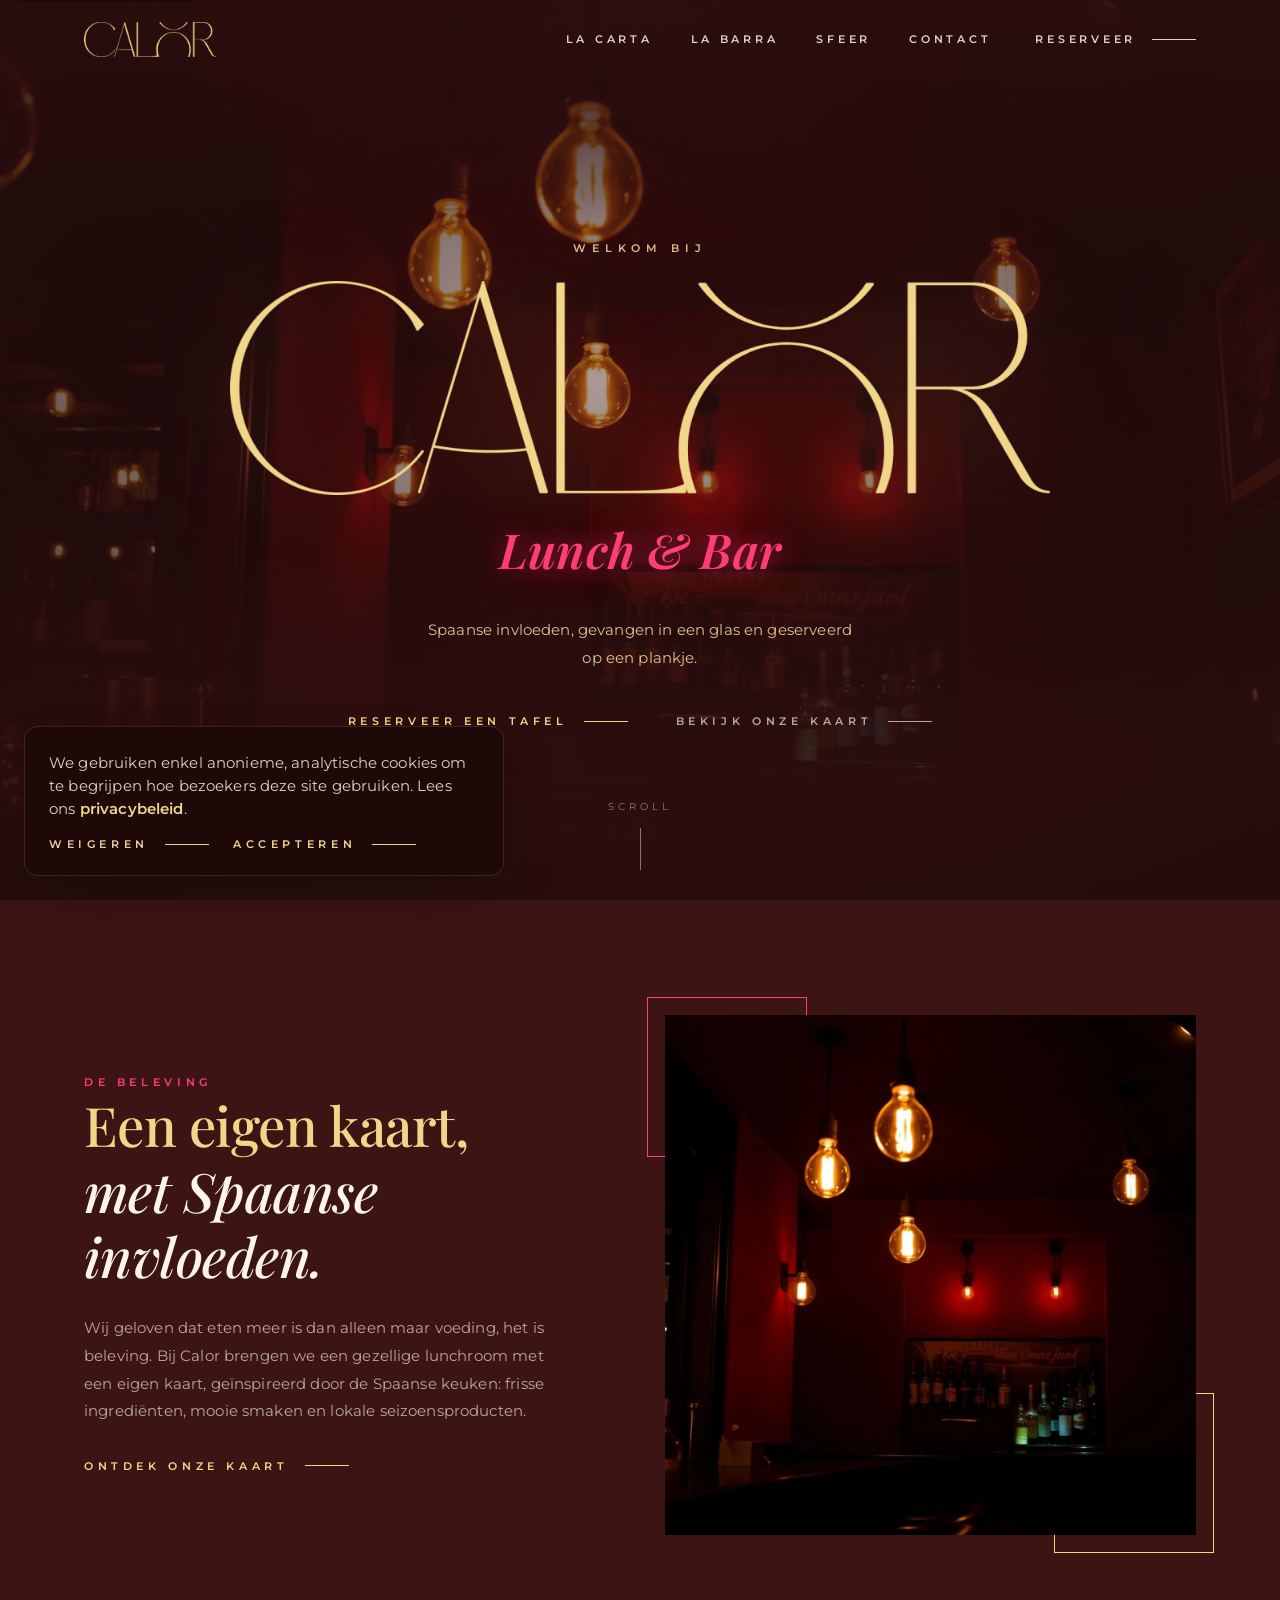
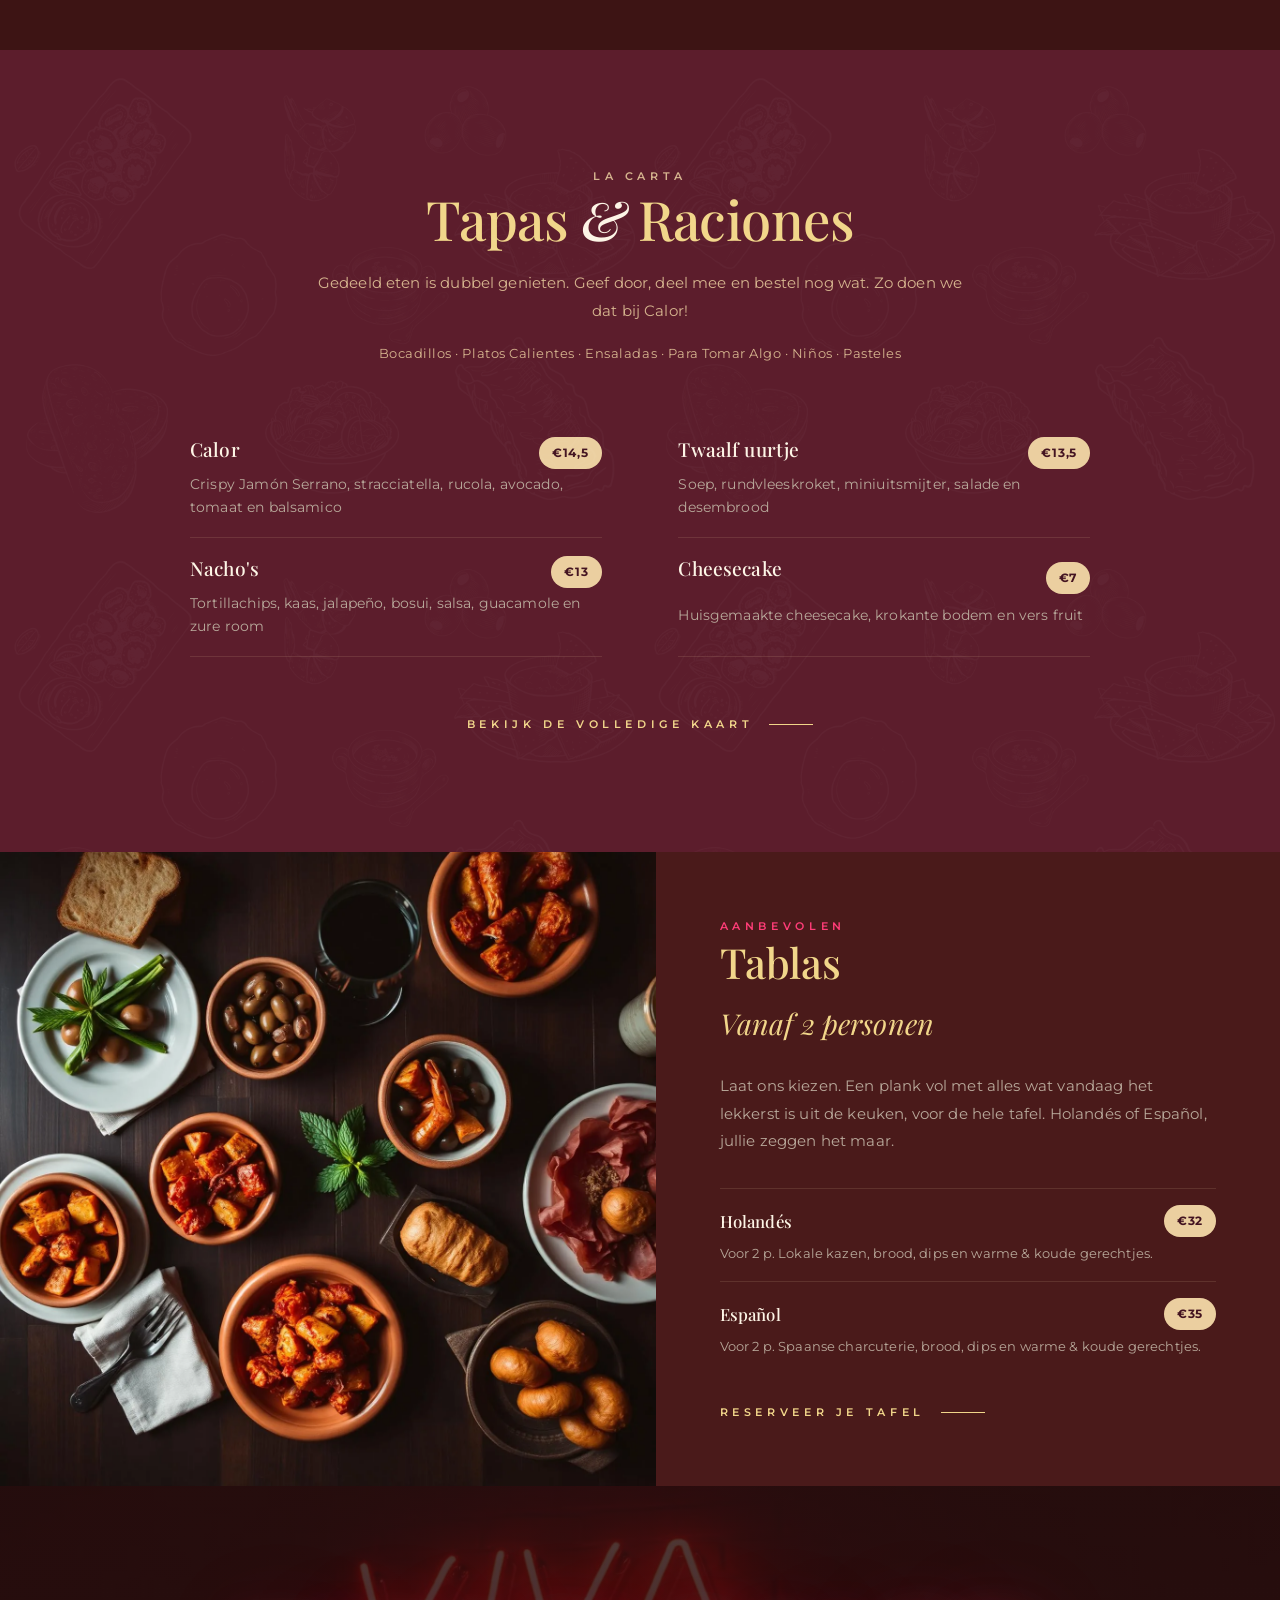
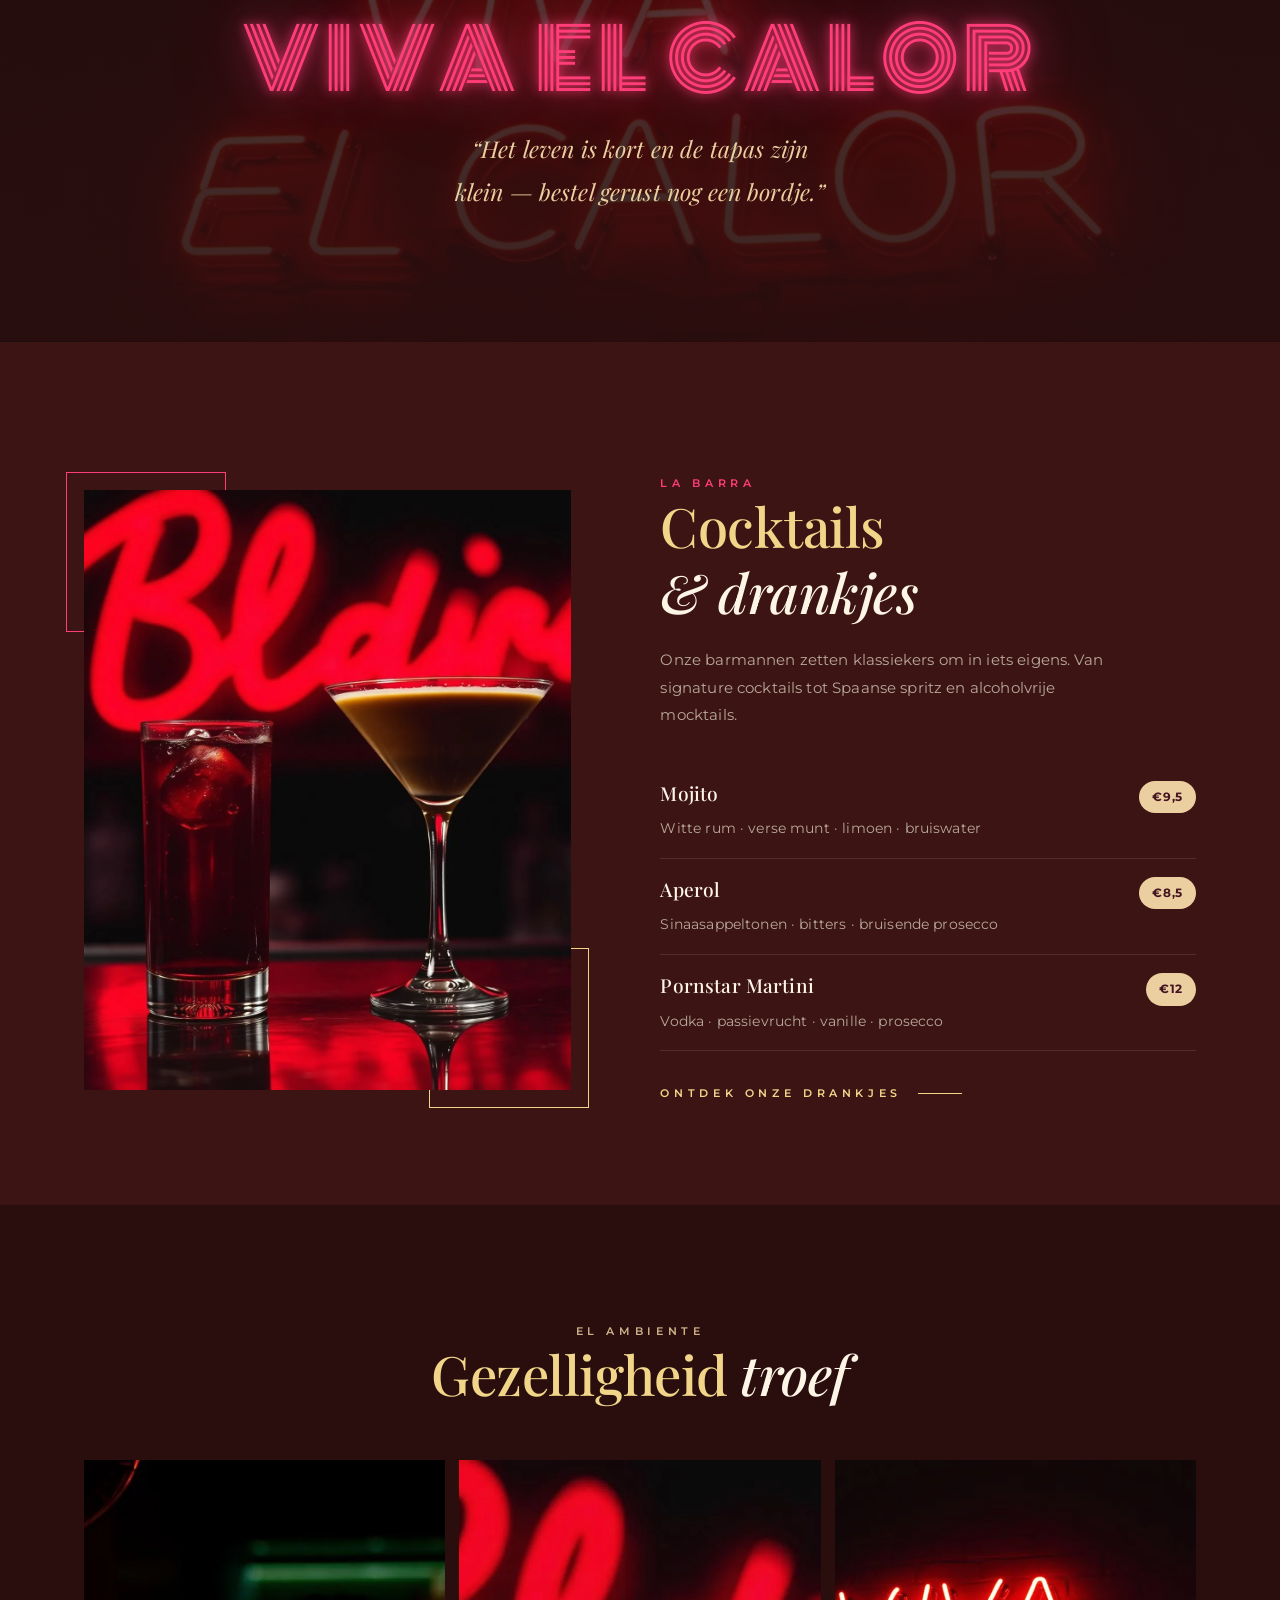
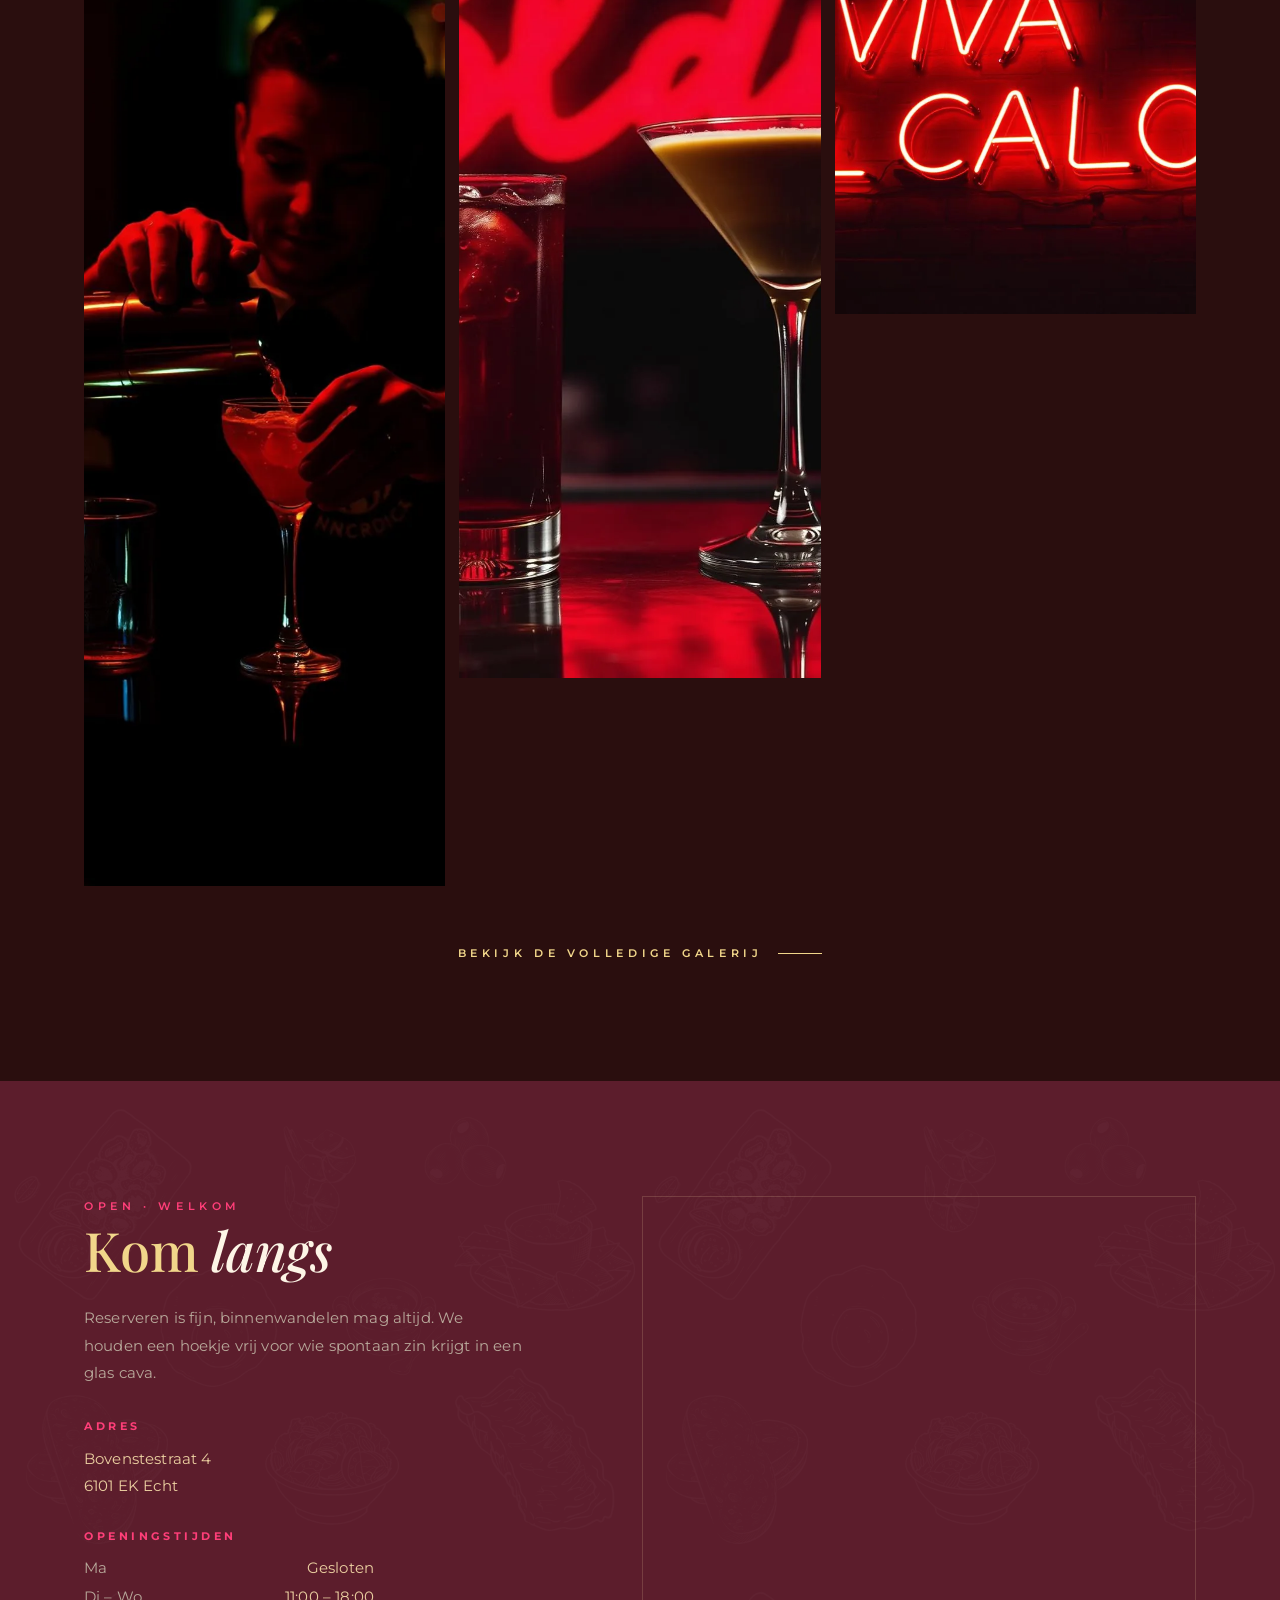
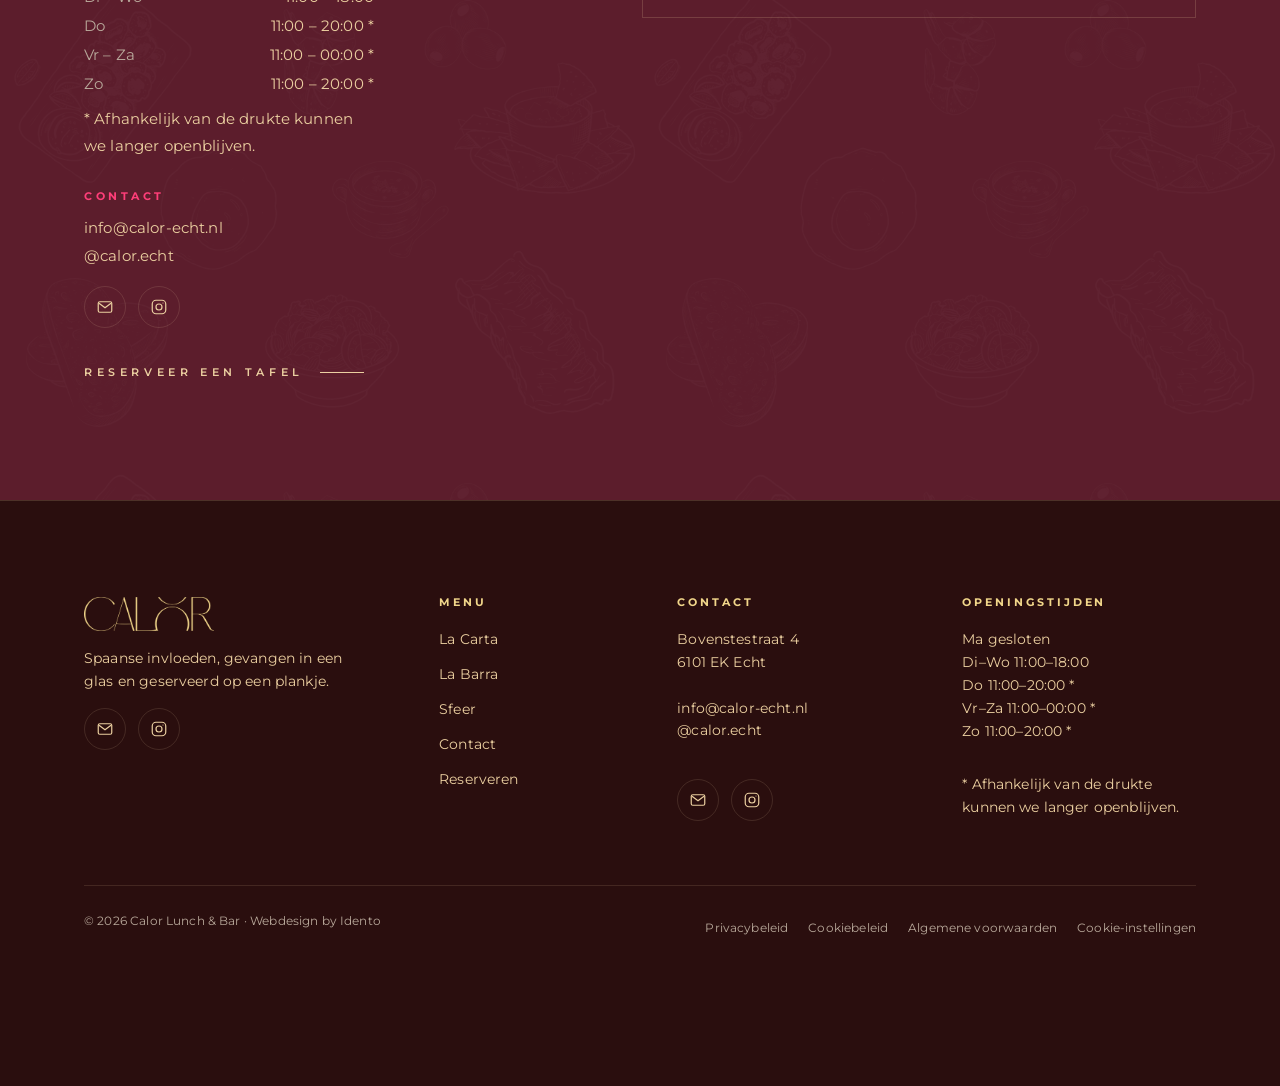
<file: index.html>
<!DOCTYPE html>
<html lang="nl">
<head>
<meta charset="utf-8">
<meta name="viewport" content="width=device-width, initial-scale=1">
<title>Calor — Lunch &amp; Bar in Echt | Spaanse tapas &amp; cocktails</title>
<meta name="description" content="Calor Lunch &amp; Bar in Echt: Spaanse tapas, bocadillos, bites en signature cocktails. Bovenstestraat 4, Echt. Reserveer een tafel of wandel gewoon binnen.">
<meta name="robots" content="index, follow">
<link rel="canonical" href="https://calor-echt.nl/">
<meta name="theme-color" content="#3D1414">

<!-- Open Graph (Facebook, WhatsApp, LinkedIn...) -->
<meta property="og:type" content="restaurant">
<meta property="og:site_name" content="Calor Lunch &amp; Bar">
<meta property="og:locale" content="nl_NL">
<meta property="og:title" content="Calor — Lunch &amp; Bar in Echt">
<meta property="og:description" content="Spaanse invloeden, gevangen in een glas en geserveerd op een plankje.">
<meta property="og:url" content="https://calor-echt.nl/">
<meta property="og:image" content="https://calor-echt.nl/assets/img/og-image.jpg">
<meta property="og:image:width" content="1200">
<meta property="og:image:height" content="628">

<!-- Twitter/X -->
<meta name="twitter:card" content="summary_large_image">
<meta name="twitter:title" content="Calor — Lunch &amp; Bar in Echt">
<meta name="twitter:description" content="Spaanse invloeden, gevangen in een glas en geserveerd op een plankje.">
<meta name="twitter:image" content="https://calor-echt.nl/assets/img/og-image.jpg">

<!-- Favicons -->
<link rel="icon" href="assets/img/calor-fav.png" type="image/png">
<link rel="apple-touch-icon" href="assets/img/apple-touch-icon.png">
<link rel="manifest" href="site.webmanifest">

<!-- Fonts: preconnect + non-blocking load (print-media trick), met noscript-fallback -->
<link rel="preconnect" href="https://fonts.googleapis.com">
<link rel="preconnect" href="https://fonts.gstatic.com" crossorigin>
<link rel="preload" as="style" href="https://fonts.googleapis.com/css2?family=Playfair+Display:ital,wght@0,400;0,500;0,600;0,700;1,400;1,500;1,600&family=Montserrat:wght@300;400;500;600;700&family=Monoton&display=swap">
<link href="https://fonts.googleapis.com/css2?family=Playfair+Display:ital,wght@0,400;0,500;0,600;0,700;1,400;1,500;1,600&family=Montserrat:wght@300;400;500;600;700&family=Monoton&display=swap" rel="stylesheet" media="print" onload="this.media='all'">
<noscript><link href="https://fonts.googleapis.com/css2?family=Playfair+Display:ital,wght@0,400;0,500;0,600;0,700;1,400;1,500;1,600&family=Montserrat:wght@300;400;500;600;700&family=Monoton&display=swap" rel="stylesheet"></noscript>

<!-- Volgorde is belangrijk: brand → layout → components → pagina -->
<link rel="stylesheet" href="assets/css/brand.css">
<link rel="stylesheet" href="assets/css/layout.css">
<link rel="stylesheet" href="assets/css/components.css">
<link rel="stylesheet" href="assets/css/pages/home.css">

<script type="application/ld+json">
{
  "@context":"https://schema.org",
  "@type":"Restaurant",
  "name":"Calor Lunch & Bar",
  "servesCuisine":["Spaans","Tapas","Lunch"],
  "url":"https://calor-echt.nl/",
  "email":"info@calor-echt.nl",
  "image":"https://calor-echt.nl/assets/img/hero-interior.jpg",
  "priceRange":"€€",
  "address":{"@type":"PostalAddress","streetAddress":"Bovenstestraat 4","postalCode":"6101 EK","addressLocality":"Echt","addressCountry":"NL"},
  "openingHoursSpecification":[
    {"@type":"OpeningHoursSpecification","dayOfWeek":["Tuesday","Wednesday"],"opens":"11:00","closes":"18:00"},
    {"@type":"OpeningHoursSpecification","dayOfWeek":["Thursday"],"opens":"11:00","closes":"20:00"},
    {"@type":"OpeningHoursSpecification","dayOfWeek":["Friday","Saturday"],"opens":"11:00","closes":"24:00"},
    {"@type":"OpeningHoursSpecification","dayOfWeek":["Sunday"],"opens":"11:00","closes":"20:00"}
  ],
  "sameAs":["https://www.instagram.com/calor.echt/"]
}
</script>
</head>
<body>

<a class="skip-link" href="#main">Ga naar de inhoud</a>

<!-- ========== HEADER ========== -->
<header class="hdr" id="hdr">
  <div class="wrap hdr__in">
    <a class="hdr__logo" href="#top" aria-label="Calor — naar boven">
      <img src="assets/img/Calor-text-logo-yellow.png" alt="Calor Lunch &amp; Bar" width="132" height="35">
    </a>

    <button class="burger" id="burger" aria-expanded="false" aria-controls="nav" aria-label="Menu openen">
      <span></span><span></span><span></span>
    </button>

    <nav class="hdr-nav" id="nav">
      <a href="la-carta/">La Carta</a>
      <a href="la-barra/">La Barra</a>
      <a href="sfeer/">Sfeer</a>
      <a href="contact/">Contact</a>
      <a class="btn" href="reserveren/">Reserveer</a>
    </nav>
  </div>
</header>

<main id="main">

<!-- ========== HERO ========== -->
<section class="hero" id="top">
  <div class="hero__bg" aria-hidden="true"></div>
  <div class="hero__in">
    <p class="hero__eyebrow">Welkom bij</p>
    <h1 class="sr-only">Calor — Lunch &amp; Bar in Echt</h1>
    <img class="hero__logo" src="assets/img/Calor-text-logo-yellow-1024x268.png" alt="Calor" width="1024" height="268" fetchpriority="high">
    <p class="hero__sub">Lunch &amp; Bar</p>
    <p class="hero__tag">Spaanse invloeden, gevangen in een glas en geserveerd op een plankje.</p>
    <div class="hero__cta">
      <a class="btn" href="reserveren/">Reserveer een tafel</a>
      <a class="btn btn--muted" href="la-carta/">Bekijk onze kaart</a>
    </div>
  </div>
  <div class="hero__scroll" aria-hidden="true">Scroll<span></span></div>
</section>

<!-- ========== LA EXPERIENCIA ========== -->
<section class="sec">
  <div class="wrap split">
    <div class="split__txt reveal">
      <p class="eyebrow">De Beleving</p>
      <h2 class="stitle">Een eigen kaart,<br><em>met Spaanse invloeden.</em></h2>
      <p>Wij geloven dat eten meer is dan alleen maar voeding, het is beleving. Bij Calor brengen we een gezellige lunchroom met een eigen kaart, geïnspireerd door de Spaanse keuken: frisse ingrediënten, mooie smaken en lokale seizoensproducten.</p>
      <a class="btn" href="la-carta/">Ontdek onze kaart</a>
    </div>
    <div class="framed reveal">
      <picture><source srcset="assets/img/hero-interior-1.webp" type="image/webp"><img src="assets/img/hero-interior-1.jpg" alt="Het warme, sfeervolle interieur van Calor in Echt" width="1920" height="1280" loading="lazy"></picture>
    </div>
  </div>
</section>

<!-- ========== LA CARTA ========== -->
<section class="sec sec--card" id="la-carta">
  <div class="botanic" aria-hidden="true" id="botanic"></div>
  <div class="wrap">
    <div class="carta__head reveal">
      <p class="eyebrow eyebrow--sand">La Carta</p>
      <h2 class="stitle">Tapas <span class="amp">&amp;</span> Raciones</h2>
      <p style="margin-top:18px">Gedeeld eten is dubbel genieten. Geef door, deel mee en bestel nog wat. Zo doen we dat bij Calor!</p>
      <p class="carta-categories">Bocadillos · Platos Calientes · Ensaladas · Para Tomar Algo · Niños · Pasteles</p>
    </div>

    <div class="menu carta-highlights reveal">
      <article class="item"><h4 class="item__name">Calor</h4><span class="item__price">€14,5</span><p class="item__desc">Crispy Jamón Serrano, stracciatella, rucola, avocado, tomaat en balsamico</p></article>
      <article class="item"><h4 class="item__name">Twaalf uurtje</h4><span class="item__price">€13,5</span><p class="item__desc">Soep, rundvleeskroket, miniuitsmijter, salade en desembrood</p></article>
      <article class="item"><h4 class="item__name">Nacho's</h4><span class="item__price">€13</span><p class="item__desc">Tortillachips, kaas, jalapeño, bosui, salsa, guacamole en zure room</p></article>
      <article class="item"><h4 class="item__name">Cheesecake</h4><span class="item__price">€7</span><p class="item__desc">Huisgemaakte cheesecake, krokante bodem en vers fruit</p></article>
    </div>

    <p class="reveal" style="text-align:center;margin-top:clamp(34px,5vw,52px)">
      <a class="btn" href="la-carta/">Bekijk de volledige kaart</a>
    </p>
  </div>
</section>

<!-- ========== AANBEVOLEN / TABLA DE BEBIDAS ========== -->
<section class="sec" style="padding-block:0">
  <div class="feature">
    <div class="feature__img" role="img" aria-label="Een tafel vol Spaanse tapas bij Calor" style="background-image:url('assets/img/tapas-spread.jpg');background-image:image-set(url('assets/img/tapas-spread.webp') type('image/webp') 1x, url('assets/img/tapas-spread.jpg') type('image/jpeg') 1x)"></div>
    <div class="feature__box reveal">
      <p class="eyebrow">Aanbevolen</p>
      <h3 class="stitle" style="font-size:clamp(1.8rem,3.4vw,2.6rem)">Tablas</h3>
      <p class="feature__price">Vanaf 2 personen</p>
      <p>Laat ons kiezen. Een plank vol met alles wat vandaag het lekkerst is uit de keuken, voor de hele tafel. Holandés of Español, jullie zeggen het maar.</p>

      <div style="margin-top:16px">
        <div class="plank">
          <h4>Holandés</h4><span class="item__price">€32</span>
          <p>Voor 2 p. Lokale kazen, brood, dips en warme &amp; koude gerechtjes.</p>
        </div>
        <div class="plank">
          <h4>Español</h4><span class="item__price">€35</span>
          <p>Voor 2 p. Spaanse charcuterie, brood, dips en warme &amp; koude gerechtjes.</p>
        </div>
      </div>

      <a class="btn" style="margin-top:28px" href="reserveren/">Reserveer je tafel</a>
    </div>
  </div>
</section>

<!-- ========== NEON QUOTE ========== -->
<section class="neon">
  <div class="wrap">
    <h2>VIVA EL CALOR</h2>
    <p>&ldquo;Het leven is kort en de tapas zijn klein — bestel gerust nog een bordje.&rdquo;</p>
  </div>
</section>

<!-- ========== LA BARRA ========== -->
<section class="sec" id="la-barra">
  <div class="wrap barra">
    <div class="framed reveal">
      <picture><source srcset="assets/img/cocktails.webp" type="image/webp"><img src="assets/img/cocktails.jpg" alt="Signature cocktails aan de bar van Calor" width="1400" height="1400" loading="lazy"></picture>
    </div>
    <div class="reveal">
      <p class="eyebrow">La Barra</p>
      <h2 class="stitle">Cocktails <br><em>&amp; drankjes</em></h2>
      <p style="margin-top:22px;max-width:46ch">Onze barmannen zetten klassiekers om in iets eigens. Van signature cocktails tot Spaanse spritz en alcoholvrije mocktails.</p>

      <div class="menu barra__list" style="grid-template-columns:1fr">
        <article class="item"><h4 class="item__name">Mojito</h4><span class="item__price">€9,5</span><p class="item__desc">Witte rum · verse munt · limoen · bruiswater</p></article>
        <article class="item"><h4 class="item__name">Aperol</h4><span class="item__price">€8,5</span><p class="item__desc">Sinaasappeltonen · bitters · bruisende prosecco</p></article>
        <article class="item"><h4 class="item__name">Pornstar Martini</h4><span class="item__price">€12</span><p class="item__desc">Vodka · passievrucht · vanille · prosecco</p></article>
      </div>

      <a class="btn" style="margin-top:32px" href="la-barra/">Ontdek onze drankjes</a>
    </div>
  </div>
</section>

<!-- ========== EL AMBIENTE ========== -->
<section class="sec sec--deep" id="sfeer">
  <div class="wrap">
    <div class="carta__head reveal" style="margin-bottom:0">
      <p class="eyebrow">El Ambiente</p>
      <h2 class="stitle">Gezelligheid <em>troef</em></h2>
    </div>
    <div class="gallery reveal">
      <figure class="g1"><picture><source srcset="assets/img/bartender.webp" type="image/webp"><img src="assets/img/bartender.jpg" alt="Barman aan het werk bij Calor" width="1200" height="1500" loading="lazy"></picture></figure>
      <figure class="g2"><picture><source srcset="assets/img/cocktails.webp" type="image/webp"><img src="assets/img/cocktails.jpg" alt="Cocktails onder het neonlicht" width="1400" height="1400" loading="lazy"></picture></figure>
      <figure class="g3"><picture><source srcset="assets/img/neon-viva.webp" type="image/webp"><img src="assets/img/neon-viva.jpg" alt="Neonbord Viva el Calor" width="1600" height="900" loading="lazy"></picture></figure>
    </div>
    <p class="gallery-teaser-cta reveal">
      <a class="btn" href="sfeer/">Bekijk de volledige galerij</a>
    </p>
  </div>
</section>

<!-- ========== BEZOEK ========== -->
<section class="sec sec--card" id="bezoek">
  <div class="botanic" aria-hidden="true"></div>
  <div class="wrap visit">
    <div class="reveal">
      <p class="eyebrow">Open · Welkom</p>
      <h2 class="stitle">Kom <em>langs</em></h2>
      <p style="margin-top:22px;max-width:44ch">Reserveren is fijn, binnenwandelen mag altijd. We houden een hoekje vrij voor wie spontaan zin krijgt in een glas cava.</p>

      <div class="info">
        <div>
          <h3>Adres</h3>
          <p><a href="https://maps.google.com/?q=Bovenstestraat+4,+6101+EK+Echt" target="_blank" rel="noopener">Bovenstestraat 4<br>6101 EK Echt</a></p>
        </div>
        <div>
          <h3>Openingstijden</h3>
          <div class="hours">
            <div><span>Ma</span><span>Gesloten</span></div>
            <div><span>Di – Wo</span><span>11:00 – 18:00</span></div>
            <div><span>Do</span><span>11:00 – 20:00 *</span></div>
            <div><span>Vr – Za</span><span>11:00 – 00:00 *</span></div>
            <div><span>Zo</span><span>11:00 – 20:00 *</span></div>
          </div>
          <p class="hours-note">* Afhankelijk van de drukte kunnen we langer openblijven.</p>
        </div>
        <div>
          <h3>Contact</h3>
          <p>
            <a href="mailto:info@calor-echt.nl">info@calor-echt.nl</a><br>
            <a href="https://www.instagram.com/calor.echt/" target="_blank" rel="noopener">@calor.echt</a>
          </p>
          <div class="icon-links">
            <a class="icon-link" href="mailto:info@calor-echt.nl" aria-label="Mail ons">
              <svg viewBox="0 0 24 24" fill="none" stroke="currentColor" stroke-width="1.6" aria-hidden="true"><rect x="3" y="5" width="18" height="14" rx="2"/><path d="m4 7 8 6 8-6"/></svg>
            </a>
            <a class="icon-link" href="https://www.instagram.com/calor.echt/" target="_blank" rel="noopener" aria-label="Volg ons op Instagram">
              <svg viewBox="0 0 24 24" fill="none" stroke="currentColor" stroke-width="1.6" aria-hidden="true"><rect x="3" y="3" width="18" height="18" rx="5"/><circle cx="12" cy="12" r="4"/><circle cx="17.3" cy="6.7" r="0.75" fill="currentColor" stroke="none"/></svg>
            </a>
          </div>
        </div>
      </div>

      <a class="btn btn--sand" style="margin-top:34px" href="reserveren/">Reserveer een tafel</a>
    </div>

    <div class="map reveal">
      <iframe title="Calor op de kaart — Bovenstestraat 4, Echt" loading="lazy" allowfullscreen referrerpolicy="no-referrer-when-downgrade"
        src="https://www.google.com/maps?q=Bovenstestraat%204,%206101%20EK%20Echt&output=embed"></iframe>
    </div>
  </div>
</section>

</main>

<!-- ========== FOOTER ========== -->
<footer class="ftr">
  <div class="wrap">
    <div class="ftr__grid">
      <div class="ftr__brand">
        <a href="#top" aria-label="Calor — naar boven">
          <img src="assets/img/Calor-text-logo-yellow.png" alt="Calor Lunch &amp; Bar" width="130" height="34" loading="lazy">
        </a>
        <p class="ftr__tagline">Spaanse invloeden, gevangen in een glas en geserveerd op een plankje.</p>
        <div class="icon-links ftr__social">
          <a class="icon-link" href="mailto:info@calor-echt.nl" aria-label="Mail ons">
            <svg viewBox="0 0 24 24" fill="none" stroke="currentColor" stroke-width="1.6" aria-hidden="true"><rect x="3" y="5" width="18" height="14" rx="2"/><path d="m4 7 8 6 8-6"/></svg>
          </a>
          <a class="icon-link" href="https://www.instagram.com/calor.echt/" target="_blank" rel="noopener" aria-label="Volg ons op Instagram">
            <svg viewBox="0 0 24 24" fill="none" stroke="currentColor" stroke-width="1.6" aria-hidden="true"><rect x="3" y="3" width="18" height="18" rx="5"/><circle cx="12" cy="12" r="4"/><circle cx="17.3" cy="6.7" r="0.75" fill="currentColor" stroke="none"/></svg>
          </a>
        </div>
      </div>

      <div>
        <h4 class="ftr__title">Menu</h4>
        <nav class="ftr__nav" aria-label="Footer">
          <a href="la-carta/">La Carta</a>
          <a href="la-barra/">La Barra</a>
          <a href="sfeer/">Sfeer</a>
          <a href="contact/">Contact</a>
          <a href="reserveren/">Reserveren</a>
        </nav>
      </div>

      <div>
        <h4 class="ftr__title">Contact</h4>
        <div class="ftr__contact">
          <p>Bovenstestraat 4<br>6101 EK Echt</p>
          <p>
            <a href="mailto:info@calor-echt.nl">info@calor-echt.nl</a><br>
            <a href="https://www.instagram.com/calor.echt/" target="_blank" rel="noopener">@calor.echt</a>
          </p>
          <div class="icon-links">
            <a class="icon-link" href="mailto:info@calor-echt.nl" aria-label="Mail ons">
              <svg viewBox="0 0 24 24" fill="none" stroke="currentColor" stroke-width="1.6" aria-hidden="true"><rect x="3" y="5" width="18" height="14" rx="2"/><path d="m4 7 8 6 8-6"/></svg>
            </a>
            <a class="icon-link" href="https://www.instagram.com/calor.echt/" target="_blank" rel="noopener" aria-label="Volg ons op Instagram">
              <svg viewBox="0 0 24 24" fill="none" stroke="currentColor" stroke-width="1.6" aria-hidden="true"><rect x="3" y="3" width="18" height="18" rx="5"/><circle cx="12" cy="12" r="4"/><circle cx="17.3" cy="6.7" r="0.75" fill="currentColor" stroke="none"/></svg>
            </a>
          </div>
        </div>
      </div>

      <div class="ftr__col--hours">
        <h4 class="ftr__title">Openingstijden</h4>
        <div class="ftr__contact">
          <p>Ma gesloten<br>Di&ndash;Wo 11:00&ndash;18:00<br>Do 11:00&ndash;20:00 *<br>Vr&ndash;Za 11:00&ndash;00:00 *<br>Zo 11:00&ndash;20:00 *</p>
          <p class="hours-note">* Afhankelijk van de drukte kunnen we langer openblijven.</p>
        </div>
      </div>
    </div>

    <div class="ftr__bottom">
      <p>&copy; <span id="yr">2026</span> Calor Lunch &amp; Bar &middot; <a href="https://idento.be/" target="_blank" rel="noopener">Webdesign by Idento</a></p>
      <nav class="ftr__legal" aria-label="Juridisch">
        <a href="privacy/">Privacybeleid</a>
        <a href="cookiebeleid/">Cookiebeleid</a>
        <a href="voorwaarden/">Algemene voorwaarden</a>
        <button type="button" data-cookie-settings>Cookie-instellingen</button>
      </nav>
    </div>
  </div>
</footer>

<script src="assets/js/cookie-consent.js" data-privacy-url="privacy/" defer></script>
<script src="assets/js/analytics.js" defer></script>
<script src="assets/js/site.js" defer></script>
<script src="assets/js/site-ui.js" defer></script>
<script src="assets/js/reservation-widget.js" defer></script>
</body>
</html>
</file>
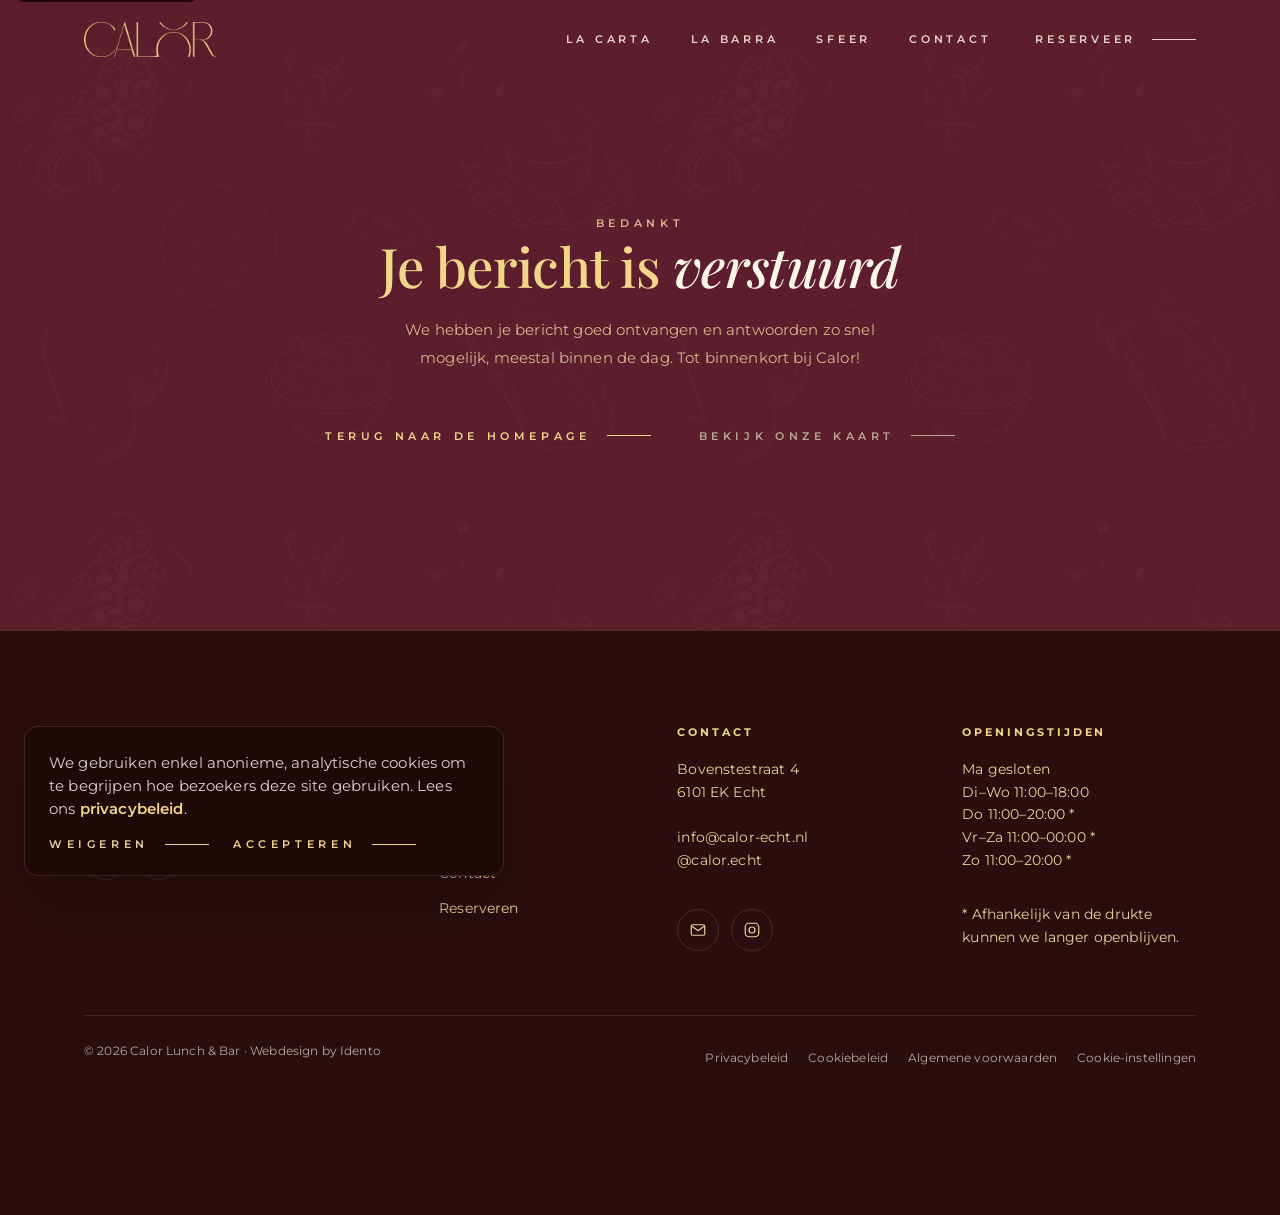
<file: bedankt/index.html>
<!DOCTYPE html>
<html lang="nl">
<head>
<meta charset="utf-8">
<meta name="viewport" content="width=device-width, initial-scale=1">
<title>Bedankt | Calor Lunch &amp; Bar</title>
<meta name="description" content="Bedankt voor je bericht aan Calor Lunch &amp; Bar — we antwoorden zo snel mogelijk.">
<meta name="robots" content="noindex, follow">
<link rel="canonical" href="https://calor-echt.nl/bedankt/">
<meta name="theme-color" content="#3D1414">

<!-- Favicons -->
<link rel="icon" href="../assets/img/calor-fav.png" type="image/png">
<link rel="apple-touch-icon" href="../assets/img/apple-touch-icon.png">
<link rel="manifest" href="../site.webmanifest">

<!-- Fonts: preconnect + non-blocking load (print-media trick), met noscript-fallback -->
<link rel="preconnect" href="https://fonts.googleapis.com">
<link rel="preconnect" href="https://fonts.gstatic.com" crossorigin>
<link rel="preload" as="style" href="https://fonts.googleapis.com/css2?family=Playfair+Display:ital,wght@0,400;0,500;0,600;0,700;1,400;1,500;1,600&family=Montserrat:wght@300;400;500;600;700&family=Monoton&display=swap">
<link href="https://fonts.googleapis.com/css2?family=Playfair+Display:ital,wght@0,400;0,500;0,600;0,700;1,400;1,500;1,600&family=Montserrat:wght@300;400;500;600;700&family=Monoton&display=swap" rel="stylesheet" media="print" onload="this.media='all'">
<noscript><link href="https://fonts.googleapis.com/css2?family=Playfair+Display:ital,wght@0,400;0,500;0,600;0,700;1,400;1,500;1,600&family=Montserrat:wght@300;400;500;600;700&family=Monoton&display=swap" rel="stylesheet"></noscript>

<!-- Volgorde is belangrijk: brand → layout → components → pagina -->
<link rel="stylesheet" href="../assets/css/brand.css">
<link rel="stylesheet" href="../assets/css/layout.css">
<link rel="stylesheet" href="../assets/css/components.css">
<script type="application/ld+json">
{
  "@context":"https://schema.org",
  "@type":"BreadcrumbList",
  "itemListElement":[
    {"@type":"ListItem","position":1,"name":"Home","item":"https://calor-echt.nl/"},
    {"@type":"ListItem","position":2,"name":"Bedankt","item":"https://calor-echt.nl/bedankt/"}
  ]
}
</script>
</head>
<body>

<a class="skip-link" href="#main">Ga naar de inhoud</a>

<!-- ========== HEADER ========== -->
<header class="hdr" id="hdr">
  <div class="wrap hdr__in">
    <a class="hdr__logo" href="../" aria-label="Calor — naar de homepage">
      <img src="../assets/img/Calor-text-logo-yellow.png" alt="Calor Lunch &amp; Bar" width="132" height="35">
    </a>

    <button class="burger" id="burger" aria-expanded="false" aria-controls="nav" aria-label="Menu openen">
      <span></span><span></span><span></span>
    </button>

    <nav class="hdr-nav" id="nav">
      <a href="../la-carta/">La Carta</a>
      <a href="../la-barra/">La Barra</a>
      <a href="../sfeer/">Sfeer</a>
      <a href="../contact/">Contact</a>
      <a class="btn" href="../reserveren/">Reserveer</a>
    </nav>
  </div>
</header>

<main id="main">

<!-- ========== BEDANKT ========== -->
<section class="sec sec--card page-intro" style="min-height:70svh;display:flex;align-items:center">
  <div class="botanic" aria-hidden="true"></div>
  <div class="wrap" style="text-align:center">
    <div class="carta__head reveal" style="max-width:52ch">
      <p class="eyebrow eyebrow--sand">Bedankt</p>
      <h1 class="stitle">Je bericht is <em>verstuurd</em></h1>
      <p style="margin-top:18px">We hebben je bericht goed ontvangen en antwoorden zo snel mogelijk, meestal binnen de dag. Tot binnenkort bij Calor!</p>
    </div>

    <div class="reveal" style="display:flex;flex-wrap:wrap;justify-content:center;gap:26px 48px;margin-top:8px">
      <a class="btn" href="../">Terug naar de homepage</a>
      <a class="btn btn--muted" href="../la-carta/">Bekijk onze kaart</a>
    </div>
  </div>
</section>

</main>

<!-- ========== FOOTER ========== -->
<footer class="ftr">
  <div class="wrap">
    <div class="ftr__grid">
      <div class="ftr__brand">
        <a href="../" aria-label="Calor — naar de homepage">
          <img src="../assets/img/Calor-text-logo-yellow.png" alt="Calor Lunch &amp; Bar" width="130" height="34" loading="lazy">
        </a>
        <p class="ftr__tagline">Spaanse invloeden, gevangen in een glas en geserveerd op een plankje.</p>
        <div class="icon-links ftr__social">
          <a class="icon-link" href="mailto:info@calor-echt.nl" aria-label="Mail ons">
            <svg viewBox="0 0 24 24" fill="none" stroke="currentColor" stroke-width="1.6" aria-hidden="true"><rect x="3" y="5" width="18" height="14" rx="2"/><path d="m4 7 8 6 8-6"/></svg>
          </a>
          <a class="icon-link" href="https://www.instagram.com/calor.echt/" target="_blank" rel="noopener" aria-label="Volg ons op Instagram">
            <svg viewBox="0 0 24 24" fill="none" stroke="currentColor" stroke-width="1.6" aria-hidden="true"><rect x="3" y="3" width="18" height="18" rx="5"/><circle cx="12" cy="12" r="4"/><circle cx="17.3" cy="6.7" r="0.75" fill="currentColor" stroke="none"/></svg>
          </a>
        </div>
      </div>

      <div>
        <h4 class="ftr__title">Menu</h4>
        <nav class="ftr__nav" aria-label="Footer">
          <a href="../la-carta/">La Carta</a>
          <a href="../la-barra/">La Barra</a>
          <a href="../sfeer/">Sfeer</a>
          <a href="../contact/">Contact</a>
          <a href="../reserveren/">Reserveren</a>
        </nav>
      </div>

      <div>
        <h4 class="ftr__title">Contact</h4>
        <div class="ftr__contact">
          <p>Bovenstestraat 4<br>6101 EK Echt</p>
          <p>
            <a href="mailto:info@calor-echt.nl">info@calor-echt.nl</a><br>
            <a href="https://www.instagram.com/calor.echt/" target="_blank" rel="noopener">@calor.echt</a>
          </p>
          <div class="icon-links">
            <a class="icon-link" href="mailto:info@calor-echt.nl" aria-label="Mail ons">
              <svg viewBox="0 0 24 24" fill="none" stroke="currentColor" stroke-width="1.6" aria-hidden="true"><rect x="3" y="5" width="18" height="14" rx="2"/><path d="m4 7 8 6 8-6"/></svg>
            </a>
            <a class="icon-link" href="https://www.instagram.com/calor.echt/" target="_blank" rel="noopener" aria-label="Volg ons op Instagram">
              <svg viewBox="0 0 24 24" fill="none" stroke="currentColor" stroke-width="1.6" aria-hidden="true"><rect x="3" y="3" width="18" height="18" rx="5"/><circle cx="12" cy="12" r="4"/><circle cx="17.3" cy="6.7" r="0.75" fill="currentColor" stroke="none"/></svg>
            </a>
          </div>
        </div>
      </div>

      <div class="ftr__col--hours">
        <h4 class="ftr__title">Openingstijden</h4>
        <div class="ftr__contact">
          <p>Ma gesloten<br>Di&ndash;Wo 11:00&ndash;18:00<br>Do 11:00&ndash;20:00 *<br>Vr&ndash;Za 11:00&ndash;00:00 *<br>Zo 11:00&ndash;20:00 *</p>
          <p class="hours-note">* Afhankelijk van de drukte kunnen we langer openblijven.</p>
        </div>
      </div>
    </div>

    <div class="ftr__bottom">
      <p>&copy; <span id="yr">2026</span> Calor Lunch &amp; Bar &middot; <a href="https://idento.be/" target="_blank" rel="noopener">Webdesign by Idento</a></p>
      <nav class="ftr__legal" aria-label="Juridisch">
        <a href="../privacy/">Privacybeleid</a>
        <a href="../cookiebeleid/">Cookiebeleid</a>
        <a href="../voorwaarden/">Algemene voorwaarden</a>
        <button type="button" data-cookie-settings>Cookie-instellingen</button>
      </nav>
    </div>
  </div>
</footer>

<script src="../assets/js/cookie-consent.js" data-privacy-url="../privacy/" defer></script>
<script src="../assets/js/analytics.js" defer></script>
<script src="../assets/js/site.js" defer></script>
<script src="../assets/js/site-ui.js" defer></script>
<script src="../assets/js/reservation-widget.js" defer></script>
</body>
</html>
</file>
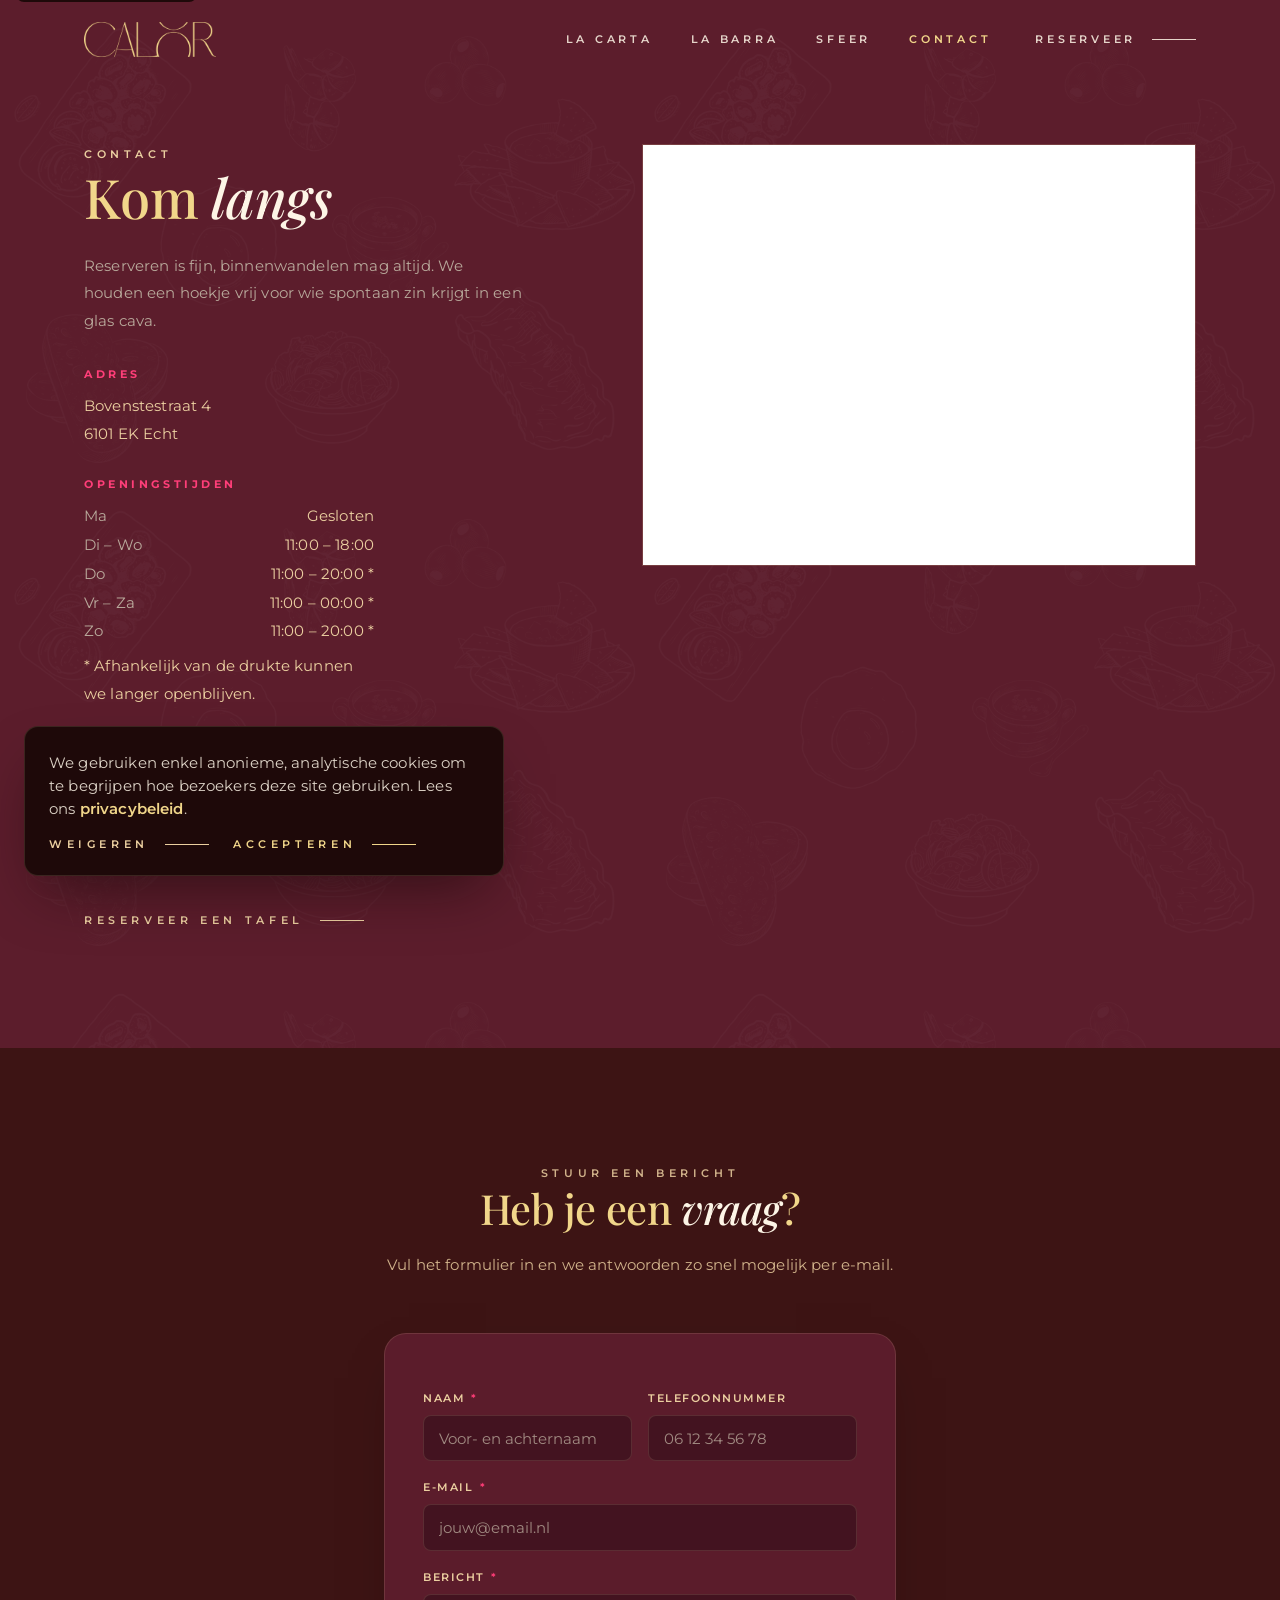
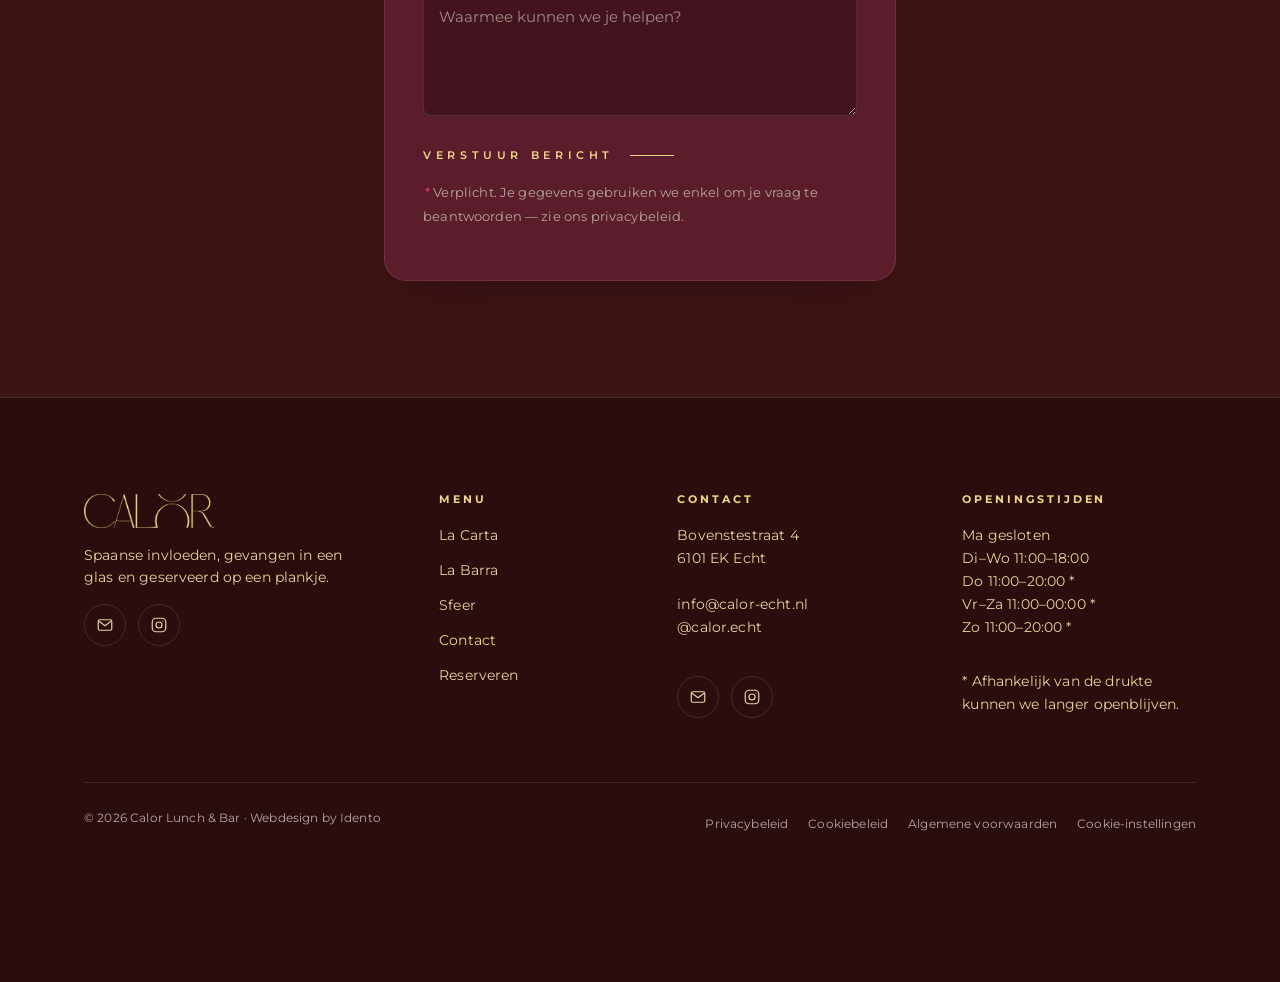
<file: contact/index.html>
<!DOCTYPE html>
<html lang="nl">
<head>
<meta charset="utf-8">
<meta name="viewport" content="width=device-width, initial-scale=1">
<title>Contact | Calor Lunch &amp; Bar</title>
<meta name="description" content="Adres, openingstijden en contactgegevens van Calor Lunch &amp; Bar in Echt, plus een contactformulier voor al je vragen.">
<meta name="robots" content="index, follow">
<link rel="canonical" href="https://calor-echt.nl/contact/">
<meta name="theme-color" content="#3D1414">

<!-- Open Graph -->
<meta property="og:type" content="website">
<meta property="og:site_name" content="Calor Lunch &amp; Bar">
<meta property="og:locale" content="nl_NL">
<meta property="og:title" content="Contact | Calor Lunch &amp; Bar">
<meta property="og:description" content="Adres, openingstijden en contactgegevens van Calor Lunch &amp; Bar in Echt, plus een contactformulier voor al je vragen.">
<meta property="og:url" content="https://calor-echt.nl/contact/">
<meta property="og:image" content="https://calor-echt.nl/assets/img/og-image.jpg">
<meta property="og:image:width" content="1200">
<meta property="og:image:height" content="628">

<!-- Twitter/X -->
<meta name="twitter:card" content="summary_large_image">
<meta name="twitter:title" content="Contact | Calor Lunch &amp; Bar">
<meta name="twitter:description" content="Adres, openingstijden en contactgegevens van Calor Lunch &amp; Bar in Echt, plus een contactformulier voor al je vragen.">
<meta name="twitter:image" content="https://calor-echt.nl/assets/img/og-image.jpg">

<!-- Favicons -->
<link rel="icon" href="../assets/img/calor-fav.png" type="image/png">
<link rel="apple-touch-icon" href="../assets/img/apple-touch-icon.png">
<link rel="manifest" href="../site.webmanifest">

<!-- Fonts: preconnect + non-blocking load (print-media trick), met noscript-fallback -->
<link rel="preconnect" href="https://fonts.googleapis.com">
<link rel="preconnect" href="https://fonts.gstatic.com" crossorigin>
<link rel="preload" as="style" href="https://fonts.googleapis.com/css2?family=Playfair+Display:ital,wght@0,400;0,500;0,600;0,700;1,400;1,500;1,600&family=Montserrat:wght@300;400;500;600;700&family=Monoton&display=swap">
<link href="https://fonts.googleapis.com/css2?family=Playfair+Display:ital,wght@0,400;0,500;0,600;0,700;1,400;1,500;1,600&family=Montserrat:wght@300;400;500;600;700&family=Monoton&display=swap" rel="stylesheet" media="print" onload="this.media='all'">
<noscript><link href="https://fonts.googleapis.com/css2?family=Playfair+Display:ital,wght@0,400;0,500;0,600;0,700;1,400;1,500;1,600&family=Montserrat:wght@300;400;500;600;700&family=Monoton&display=swap" rel="stylesheet"></noscript>

<!-- Volgorde is belangrijk: brand → layout → components → pagina -->
<link rel="stylesheet" href="../assets/css/brand.css">
<link rel="stylesheet" href="../assets/css/layout.css">
<link rel="stylesheet" href="../assets/css/components.css">

<script type="application/ld+json">
{
  "@context":"https://schema.org",
  "@type":"Restaurant",
  "name":"Calor Lunch & Bar",
  "url":"https://calor-echt.nl/",
  "email":"info@calor-echt.nl",
  "address":{"@type":"PostalAddress","streetAddress":"Bovenstestraat 4","postalCode":"6101 EK","addressLocality":"Echt","addressCountry":"NL"}
}
</script>
<script type="application/ld+json">
{
  "@context":"https://schema.org",
  "@type":"BreadcrumbList",
  "itemListElement":[
    {"@type":"ListItem","position":1,"name":"Home","item":"https://calor-echt.nl/"},
    {"@type":"ListItem","position":2,"name":"Contact","item":"https://calor-echt.nl/contact/"}
  ]
}
</script>
</head>
<body>

<a class="skip-link" href="#main">Ga naar de inhoud</a>

<!-- ========== HEADER ========== -->
<header class="hdr" id="hdr">
  <div class="wrap hdr__in">
    <a class="hdr__logo" href="../" aria-label="Calor — naar de homepage">
      <img src="../assets/img/Calor-text-logo-yellow.png" alt="Calor Lunch &amp; Bar" width="132" height="35">
    </a>

    <button class="burger" id="burger" aria-expanded="false" aria-controls="nav" aria-label="Menu openen">
      <span></span><span></span><span></span>
    </button>

    <nav class="hdr-nav" id="nav">
      <a href="../la-carta/">La Carta</a>
      <a href="../la-barra/">La Barra</a>
      <a href="../sfeer/">Sfeer</a>
      <a href="./" aria-current="page">Contact</a>
      <a class="btn" href="../reserveren/">Reserveer</a>
    </nav>
  </div>
</header>

<main id="main">

<!-- ========== CONTACTGEGEVENS ========== -->
<section class="sec sec--card page-intro">
  <div class="botanic" aria-hidden="true"></div>
  <div class="wrap visit">
    <div class="reveal">
      <p class="eyebrow eyebrow--sand">Contact</p>
      <h1 class="stitle">Kom <em>langs</em></h1>
      <p style="margin-top:22px;max-width:44ch">Reserveren is fijn, binnenwandelen mag altijd. We houden een hoekje vrij voor wie spontaan zin krijgt in een glas cava.</p>

      <div class="info">
        <div>
          <h3>Adres</h3>
          <p><a href="https://maps.google.com/?q=Bovenstestraat+4,+6101+EK+Echt" target="_blank" rel="noopener">Bovenstestraat 4<br>6101 EK Echt</a></p>
        </div>
        <div>
          <h3>Openingstijden</h3>
          <div class="hours">
            <div><span>Ma</span><span>Gesloten</span></div>
            <div><span>Di – Wo</span><span>11:00 – 18:00</span></div>
            <div><span>Do</span><span>11:00 – 20:00 *</span></div>
            <div><span>Vr – Za</span><span>11:00 – 00:00 *</span></div>
            <div><span>Zo</span><span>11:00 – 20:00 *</span></div>
          </div>
          <p class="hours-note">* Afhankelijk van de drukte kunnen we langer openblijven.</p>
        </div>
        <div>
          <h3>Contact</h3>
          <p>
            <a href="mailto:info@calor-echt.nl">info@calor-echt.nl</a><br>
            <a href="https://www.instagram.com/calor.echt/" target="_blank" rel="noopener">@calor.echt</a>
          </p>
          <div class="icon-links">
            <a class="icon-link" href="mailto:info@calor-echt.nl" aria-label="Mail ons">
              <svg viewBox="0 0 24 24" fill="none" stroke="currentColor" stroke-width="1.6" aria-hidden="true"><rect x="3" y="5" width="18" height="14" rx="2"/><path d="m4 7 8 6 8-6"/></svg>
            </a>
            <a class="icon-link" href="https://www.instagram.com/calor.echt/" target="_blank" rel="noopener" aria-label="Volg ons op Instagram">
              <svg viewBox="0 0 24 24" fill="none" stroke="currentColor" stroke-width="1.6" aria-hidden="true"><rect x="3" y="3" width="18" height="18" rx="5"/><circle cx="12" cy="12" r="4"/><circle cx="17.3" cy="6.7" r="0.75" fill="currentColor" stroke="none"/></svg>
            </a>
          </div>
        </div>
      </div>

      <a class="btn btn--sand" style="margin-top:34px" href="../reserveren/">Reserveer een tafel</a>
    </div>

    <div class="map reveal">
      <iframe title="Calor op de kaart — Bovenstestraat 4, Echt" loading="lazy" allowfullscreen referrerpolicy="no-referrer-when-downgrade"
        src="https://www.google.com/maps?q=Bovenstestraat%204,%206101%20EK%20Echt&output=embed"></iframe>
    </div>
  </div>
</section>

<!-- ========== CONTACTFORMULIER ========== -->
<section class="sec">
  <div class="wrap" style="max-width:640px">
    <div class="carta__head reveal">
      <p class="eyebrow">Stuur een bericht</p>
      <h2 class="stitle" style="font-size:clamp(1.8rem,3.4vw,2.6rem)">Heb je een <em>vraag</em>?</h2>
      <p style="margin-top:18px">Vul het formulier in en we antwoorden zo snel mogelijk per e-mail.</p>
    </div>

    <form class="form-card reveal" id="contactForm" data-ajax-form data-thanks-url="../bedankt/" method="post" action="mailto:info@calor-echt.nl" enctype="text/plain">
      <div class="form-row">
        <div class="field">
          <label for="naam">Naam <span class="field-req" aria-hidden="true">*</span></label>
          <input type="text" id="naam" name="naam" aria-describedby="naam-error" placeholder="Voor- en achternaam" autocomplete="name" required>
          <span class="field-error" id="naam-error"></span>
        </div>
        <div class="field">
          <label for="telefoon">Telefoonnummer</label>
          <input type="tel" id="telefoon" name="telefoon" aria-describedby="telefoon-error" placeholder="06 12 34 56 78" autocomplete="tel" inputmode="tel">
          <span class="field-error" id="telefoon-error"></span>
        </div>
      </div>

      <div class="field">
        <label for="email">E-mail <span class="field-req" aria-hidden="true">*</span></label>
        <input type="email" id="email" name="email" aria-describedby="email-error" placeholder="jouw@email.nl" autocomplete="email" inputmode="email" required>
        <span class="field-error" id="email-error"></span>
      </div>

      <div class="field">
        <label for="bericht">Bericht <span class="field-req" aria-hidden="true">*</span></label>
        <textarea id="bericht" name="bericht" aria-describedby="bericht-error" rows="5" placeholder="Waarmee kunnen we je helpen?" required></textarea>
        <span class="field-error" id="bericht-error"></span>
      </div>

      <!-- Honeypot tegen spambots. Laat leeg — mensen zien dit veld niet. -->
      <div class="field-trap" aria-hidden="true">
        <label for="website">Website</label>
        <input type="text" id="website" name="website" tabindex="-1" autocomplete="off">
      </div>

      <button type="submit" class="btn btn-primary">Verstuur bericht</button>
      <p class="form-hint"><span class="field-req" aria-hidden="true">*</span> Verplicht. Je gegevens gebruiken we enkel om je vraag te beantwoorden — zie ons <a href="../privacy/">privacybeleid</a>.</p>

      <div class="form-status" id="formStatus" aria-live="polite"></div>

      <noscript>
        <p class="form-status is-visible is-error">
          JavaScript staat uit. Versturen opent dan rechtstreeks je mailprogramma. Lukt dat niet, mail ons
          dan op <a href="mailto:info@calor-echt.nl">info@calor-echt.nl</a>.
        </p>
      </noscript>
    </form>
  </div>
</section>

</main>

<!-- ========== FOOTER ========== -->
<footer class="ftr">
  <div class="wrap">
    <div class="ftr__grid">
      <div class="ftr__brand">
        <a href="../" aria-label="Calor — naar de homepage">
          <img src="../assets/img/Calor-text-logo-yellow.png" alt="Calor Lunch &amp; Bar" width="130" height="34" loading="lazy">
        </a>
        <p class="ftr__tagline">Spaanse invloeden, gevangen in een glas en geserveerd op een plankje.</p>
        <div class="icon-links ftr__social">
          <a class="icon-link" href="mailto:info@calor-echt.nl" aria-label="Mail ons">
            <svg viewBox="0 0 24 24" fill="none" stroke="currentColor" stroke-width="1.6" aria-hidden="true"><rect x="3" y="5" width="18" height="14" rx="2"/><path d="m4 7 8 6 8-6"/></svg>
          </a>
          <a class="icon-link" href="https://www.instagram.com/calor.echt/" target="_blank" rel="noopener" aria-label="Volg ons op Instagram">
            <svg viewBox="0 0 24 24" fill="none" stroke="currentColor" stroke-width="1.6" aria-hidden="true"><rect x="3" y="3" width="18" height="18" rx="5"/><circle cx="12" cy="12" r="4"/><circle cx="17.3" cy="6.7" r="0.75" fill="currentColor" stroke="none"/></svg>
          </a>
        </div>
      </div>

      <div>
        <h4 class="ftr__title">Menu</h4>
        <nav class="ftr__nav" aria-label="Footer">
          <a href="../la-carta/">La Carta</a>
          <a href="../la-barra/">La Barra</a>
          <a href="../sfeer/">Sfeer</a>
          <a href="./" aria-current="page">Contact</a>
          <a href="../reserveren/">Reserveren</a>
        </nav>
      </div>

      <div>
        <h4 class="ftr__title">Contact</h4>
        <div class="ftr__contact">
          <p>Bovenstestraat 4<br>6101 EK Echt</p>
          <p>
            <a href="mailto:info@calor-echt.nl">info@calor-echt.nl</a><br>
            <a href="https://www.instagram.com/calor.echt/" target="_blank" rel="noopener">@calor.echt</a>
          </p>
          <div class="icon-links">
            <a class="icon-link" href="mailto:info@calor-echt.nl" aria-label="Mail ons">
              <svg viewBox="0 0 24 24" fill="none" stroke="currentColor" stroke-width="1.6" aria-hidden="true"><rect x="3" y="5" width="18" height="14" rx="2"/><path d="m4 7 8 6 8-6"/></svg>
            </a>
            <a class="icon-link" href="https://www.instagram.com/calor.echt/" target="_blank" rel="noopener" aria-label="Volg ons op Instagram">
              <svg viewBox="0 0 24 24" fill="none" stroke="currentColor" stroke-width="1.6" aria-hidden="true"><rect x="3" y="3" width="18" height="18" rx="5"/><circle cx="12" cy="12" r="4"/><circle cx="17.3" cy="6.7" r="0.75" fill="currentColor" stroke="none"/></svg>
            </a>
          </div>
        </div>
      </div>

      <div class="ftr__col--hours">
        <h4 class="ftr__title">Openingstijden</h4>
        <div class="ftr__contact">
          <p>Ma gesloten<br>Di&ndash;Wo 11:00&ndash;18:00<br>Do 11:00&ndash;20:00 *<br>Vr&ndash;Za 11:00&ndash;00:00 *<br>Zo 11:00&ndash;20:00 *</p>
          <p class="hours-note">* Afhankelijk van de drukte kunnen we langer openblijven.</p>
        </div>
      </div>
    </div>

    <div class="ftr__bottom">
      <p>&copy; <span id="yr">2026</span> Calor Lunch &amp; Bar &middot; <a href="https://idento.be/" target="_blank" rel="noopener">Webdesign by Idento</a></p>
      <nav class="ftr__legal" aria-label="Juridisch">
        <a href="../privacy/">Privacybeleid</a>
        <a href="../cookiebeleid/">Cookiebeleid</a>
        <a href="../voorwaarden/">Algemene voorwaarden</a>
        <button type="button" data-cookie-settings>Cookie-instellingen</button>
      </nav>
    </div>
  </div>
</footer>

<script src="../assets/js/cookie-consent.js" data-privacy-url="../privacy/" defer></script>
<script src="../assets/js/analytics.js" defer></script>
<script src="../assets/js/site.js" defer></script>
<script src="../assets/js/site-ui.js" defer></script>
<script src="../assets/js/contact-form.js" defer></script>
<script src="../assets/js/reservation-widget.js" defer></script>
</body>
</html>
</file>
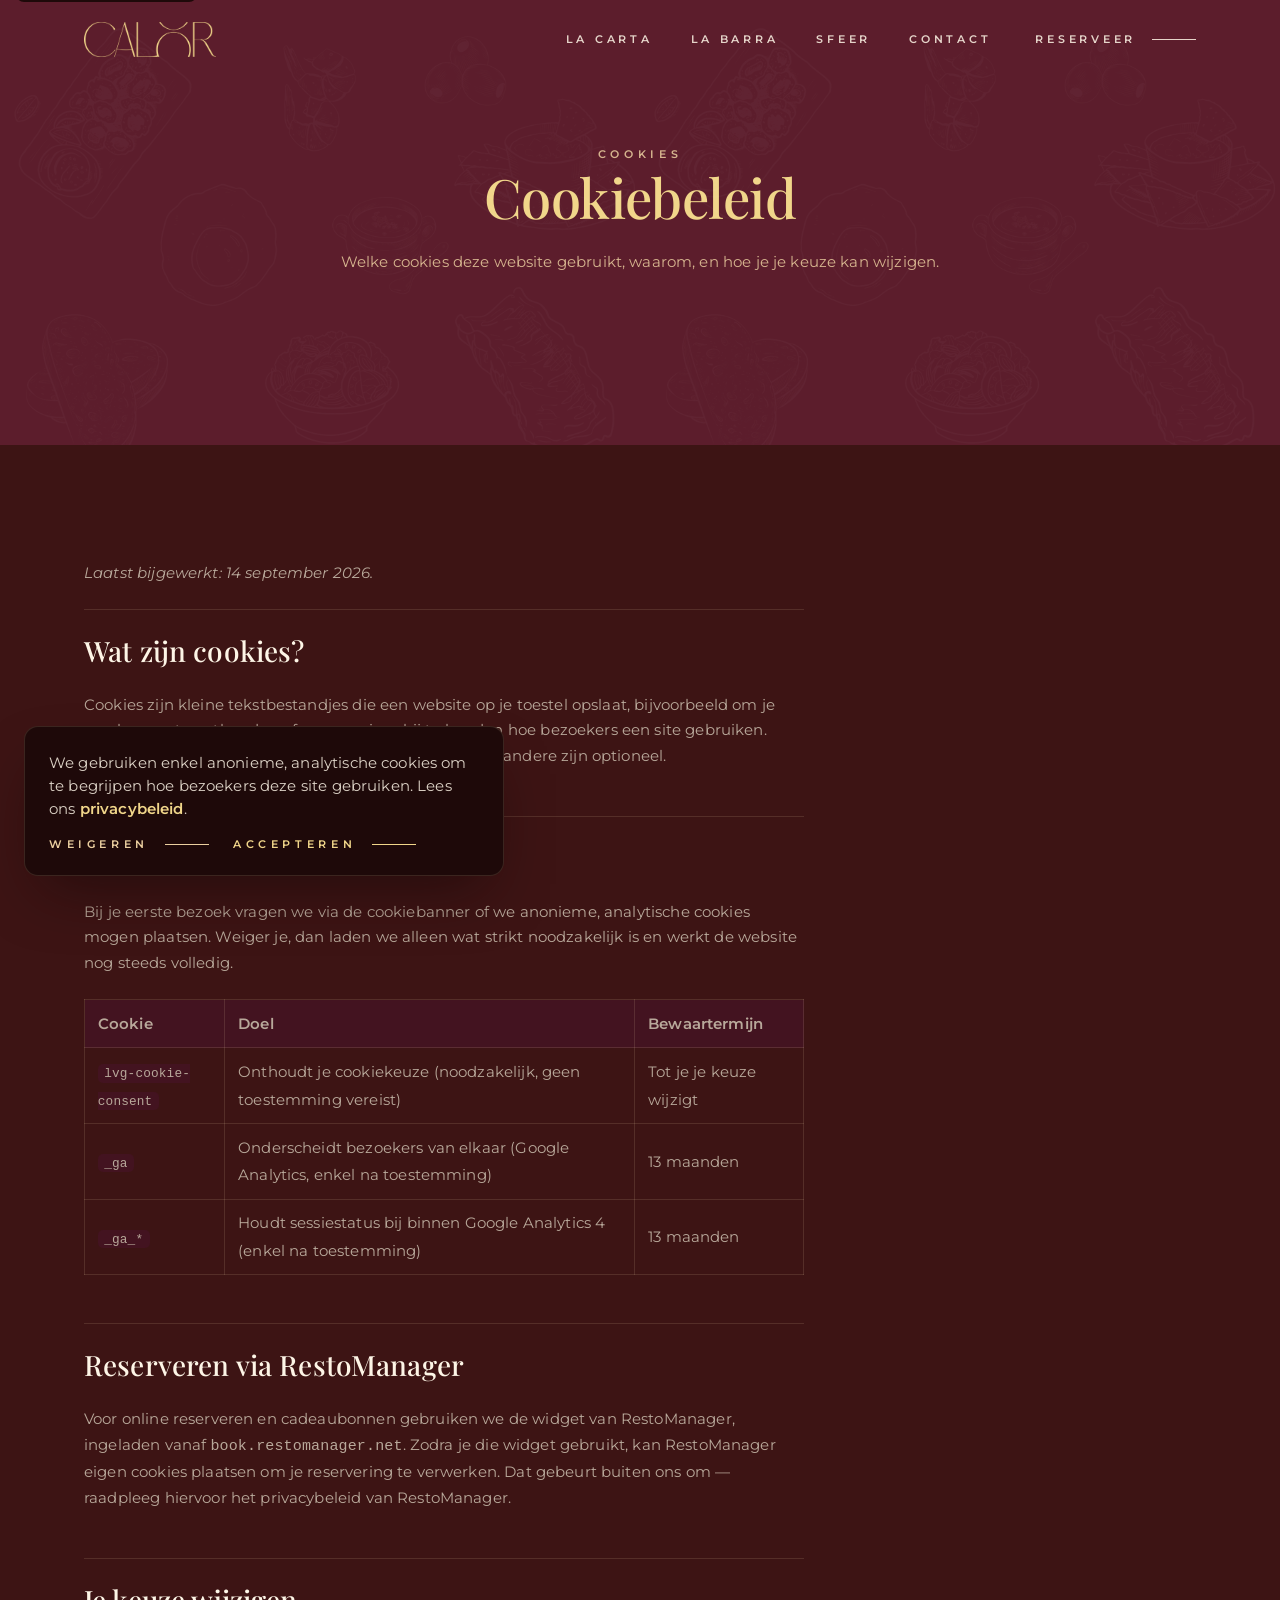
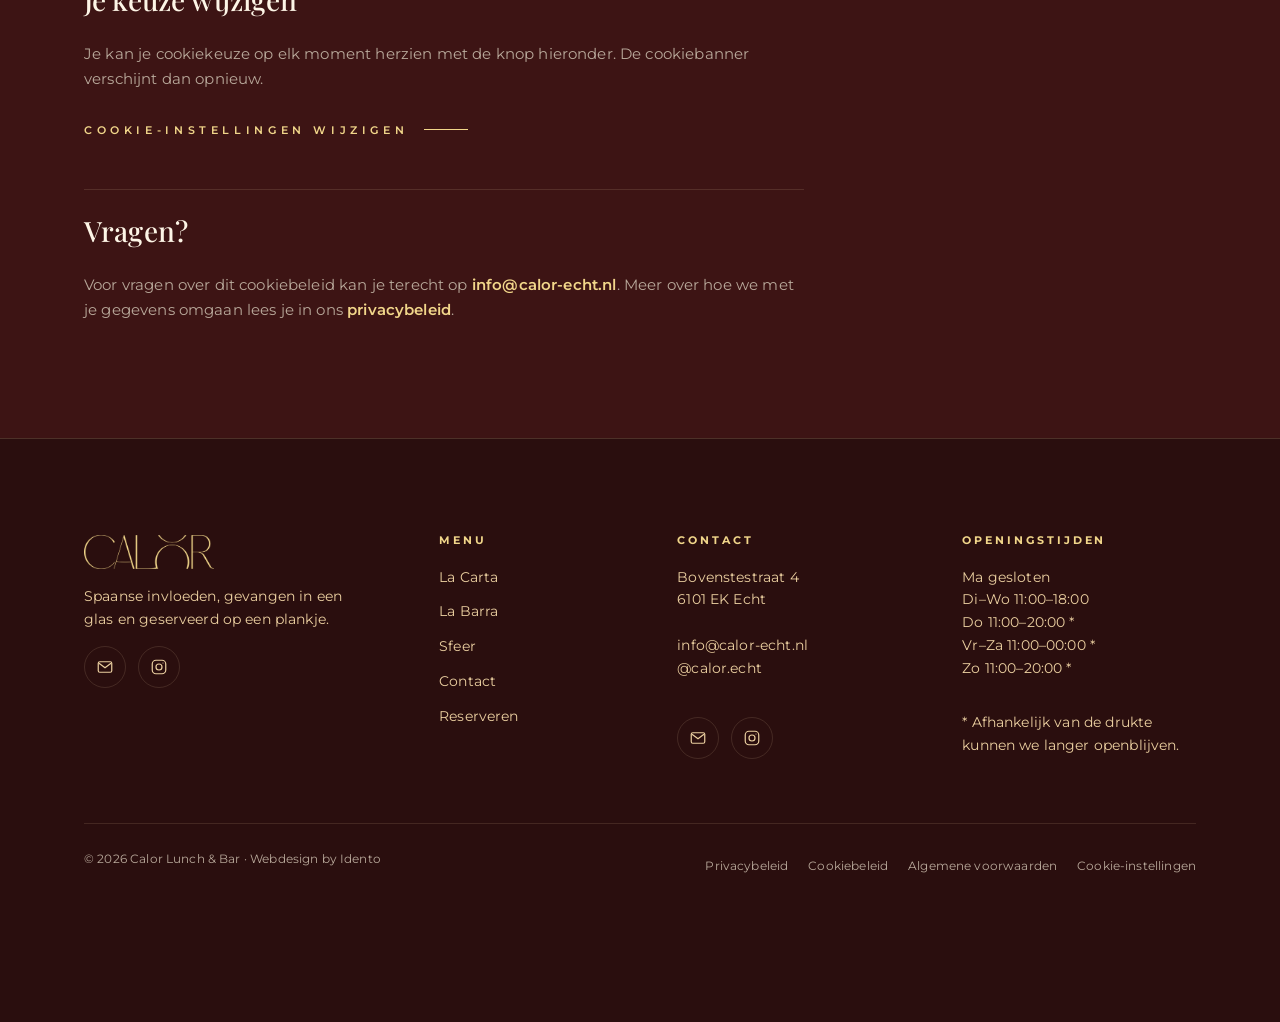
<file: cookiebeleid/index.html>
<!--
  LET OP: deze tekst is een technisch correcte, generieke basis maar geen
  juridisch advies. Laat ze naleggen door de klant of iemand die daarin
  thuis is voor de site definitief live gaat, zeker bij nieuwe tools die
  gegevens verzamelen.
-->
<!DOCTYPE html>
<html lang="nl">
<head>
<meta charset="utf-8">
<meta name="viewport" content="width=device-width, initial-scale=1">
<title>Cookiebeleid | Calor Lunch &amp; Bar</title>
<meta name="description" content="Welke cookies Calor Lunch &amp; Bar gebruikt en hoe je je voorkeur kan wijzigen.">
<meta name="robots" content="noindex, follow">
<link rel="canonical" href="https://calor-echt.nl/cookiebeleid/">
<meta name="theme-color" content="#3D1414">

<!-- Favicons -->
<link rel="icon" href="../assets/img/calor-fav.png" type="image/png">
<link rel="apple-touch-icon" href="../assets/img/apple-touch-icon.png">
<link rel="manifest" href="../site.webmanifest">

<!-- Fonts: preconnect + non-blocking load (print-media trick), met noscript-fallback -->
<link rel="preconnect" href="https://fonts.googleapis.com">
<link rel="preconnect" href="https://fonts.gstatic.com" crossorigin>
<link rel="preload" as="style" href="https://fonts.googleapis.com/css2?family=Playfair+Display:ital,wght@0,400;0,500;0,600;0,700;1,400;1,500;1,600&family=Montserrat:wght@300;400;500;600;700&family=Monoton&display=swap">
<link href="https://fonts.googleapis.com/css2?family=Playfair+Display:ital,wght@0,400;0,500;0,600;0,700;1,400;1,500;1,600&family=Montserrat:wght@300;400;500;600;700&family=Monoton&display=swap" rel="stylesheet" media="print" onload="this.media='all'">
<noscript><link href="https://fonts.googleapis.com/css2?family=Playfair+Display:ital,wght@0,400;0,500;0,600;0,700;1,400;1,500;1,600&family=Montserrat:wght@300;400;500;600;700&family=Monoton&display=swap" rel="stylesheet"></noscript>

<!-- Volgorde is belangrijk: brand → layout → components → pagina -->
<link rel="stylesheet" href="../assets/css/brand.css">
<link rel="stylesheet" href="../assets/css/layout.css">
<link rel="stylesheet" href="../assets/css/components.css">
<link rel="stylesheet" href="../assets/css/pages/legal.css">
<script type="application/ld+json">
{
  "@context":"https://schema.org",
  "@type":"BreadcrumbList",
  "itemListElement":[
    {"@type":"ListItem","position":1,"name":"Home","item":"https://calor-echt.nl/"},
    {"@type":"ListItem","position":2,"name":"Cookiebeleid","item":"https://calor-echt.nl/cookiebeleid/"}
  ]
}
</script>
</head>
<body>

<a class="skip-link" href="#main">Ga naar de inhoud</a>

<!-- ========== HEADER ========== -->
<header class="hdr" id="hdr">
  <div class="wrap hdr__in">
    <a class="hdr__logo" href="../" aria-label="Calor — naar de homepage">
      <img src="../assets/img/Calor-text-logo-yellow.png" alt="Calor Lunch &amp; Bar" width="132" height="35">
    </a>

    <button class="burger" id="burger" aria-expanded="false" aria-controls="nav" aria-label="Menu openen">
      <span></span><span></span><span></span>
    </button>

    <nav class="hdr-nav" id="nav">
      <a href="../la-carta/">La Carta</a>
      <a href="../la-barra/">La Barra</a>
      <a href="../sfeer/">Sfeer</a>
      <a href="../contact/">Contact</a>
      <a class="btn" href="../reserveren/">Reserveer</a>
    </nav>
  </div>
</header>

<main id="main">

<!-- ========== INTRO ========== -->
<section class="sec sec--card page-intro">
  <div class="botanic" aria-hidden="true"></div>
  <div class="wrap">
    <div class="carta__head reveal">
      <p class="eyebrow eyebrow--sand">Cookies</p>
      <h1 class="stitle">Cookiebeleid</h1>
      <p style="margin-top:18px">Welke cookies deze website gebruikt, waarom, en hoe je je keuze kan wijzigen.</p>
    </div>
  </div>
</section>

<!-- ========== BELEID ========== -->
<section class="sec">
  <div class="wrap">
    <div class="prose reveal">
      <p><em>Laatst bijgewerkt: 14 september 2026.</em></p>

      <h2>Wat zijn cookies?</h2>
      <p>Cookies zijn kleine tekstbestandjes die een website op je toestel opslaat, bijvoorbeeld om je voorkeuren te onthouden of om anoniem bij te houden hoe bezoekers een site gebruiken. Sommige zijn noodzakelijk om de site te laten werken, andere zijn optioneel.</p>

      <h2>Welke cookies gebruiken we?</h2>
      <p>Bij je eerste bezoek vragen we via de cookiebanner of we anonieme, analytische cookies mogen plaatsen. Weiger je, dan laden we alleen wat strikt noodzakelijk is en werkt de website nog steeds volledig.</p>
      <div class="cookie-table-wrap"><table class="cookie-table">
        <thead>
          <tr><th>Cookie</th><th>Doel</th><th>Bewaartermijn</th></tr>
        </thead>
        <tbody>
          <tr><td><code>lvg-cookie-consent</code></td><td>Onthoudt je cookiekeuze (noodzakelijk, geen toestemming vereist)</td><td>Tot je je keuze wijzigt</td></tr>
          <tr><td><code>_ga</code></td><td>Onderscheidt bezoekers van elkaar (Google Analytics, enkel na toestemming)</td><td>13 maanden</td></tr>
          <tr><td><code>_ga_*</code></td><td>Houdt sessiestatus bij binnen Google Analytics 4 (enkel na toestemming)</td><td>13 maanden</td></tr>
        </tbody>
      </table></div>

      <h2>Reserveren via RestoManager</h2>
      <p>Voor online reserveren en cadeaubonnen gebruiken we de widget van RestoManager, ingeladen vanaf <code>book.restomanager.net</code>. Zodra je die widget gebruikt, kan RestoManager eigen cookies plaatsen om je reservering te verwerken. Dat gebeurt buiten ons om — raadpleeg hiervoor het privacybeleid van RestoManager.</p>

      <h2>Je keuze wijzigen</h2>
      <p>Je kan je cookiekeuze op elk moment herzien met de knop hieronder. De cookiebanner verschijnt dan opnieuw.</p>
      <p><button type="button" class="btn btn-primary" data-cookie-settings>Cookie-instellingen wijzigen</button></p>

      <h2>Vragen?</h2>
      <p>Voor vragen over dit cookiebeleid kan je terecht op <a href="mailto:info@calor-echt.nl">info@calor-echt.nl</a>. Meer over hoe we met je gegevens omgaan lees je in ons <a href="../privacy/">privacybeleid</a>.</p>
    </div>
  </div>
</section>

</main>

<!-- ========== FOOTER ========== -->
<footer class="ftr">
  <div class="wrap">
    <div class="ftr__grid">
      <div class="ftr__brand">
        <a href="../" aria-label="Calor — naar de homepage">
          <img src="../assets/img/Calor-text-logo-yellow.png" alt="Calor Lunch &amp; Bar" width="130" height="34" loading="lazy">
        </a>
        <p class="ftr__tagline">Spaanse invloeden, gevangen in een glas en geserveerd op een plankje.</p>
        <div class="icon-links ftr__social">
          <a class="icon-link" href="mailto:info@calor-echt.nl" aria-label="Mail ons">
            <svg viewBox="0 0 24 24" fill="none" stroke="currentColor" stroke-width="1.6" aria-hidden="true"><rect x="3" y="5" width="18" height="14" rx="2"/><path d="m4 7 8 6 8-6"/></svg>
          </a>
          <a class="icon-link" href="https://www.instagram.com/calor.echt/" target="_blank" rel="noopener" aria-label="Volg ons op Instagram">
            <svg viewBox="0 0 24 24" fill="none" stroke="currentColor" stroke-width="1.6" aria-hidden="true"><rect x="3" y="3" width="18" height="18" rx="5"/><circle cx="12" cy="12" r="4"/><circle cx="17.3" cy="6.7" r="0.75" fill="currentColor" stroke="none"/></svg>
          </a>
        </div>
      </div>

      <div>
        <h4 class="ftr__title">Menu</h4>
        <nav class="ftr__nav" aria-label="Footer">
          <a href="../la-carta/">La Carta</a>
          <a href="../la-barra/">La Barra</a>
          <a href="../sfeer/">Sfeer</a>
          <a href="../contact/">Contact</a>
          <a href="../reserveren/">Reserveren</a>
        </nav>
      </div>

      <div>
        <h4 class="ftr__title">Contact</h4>
        <div class="ftr__contact">
          <p>Bovenstestraat 4<br>6101 EK Echt</p>
          <p>
            <a href="mailto:info@calor-echt.nl">info@calor-echt.nl</a><br>
            <a href="https://www.instagram.com/calor.echt/" target="_blank" rel="noopener">@calor.echt</a>
          </p>
          <div class="icon-links">
            <a class="icon-link" href="mailto:info@calor-echt.nl" aria-label="Mail ons">
              <svg viewBox="0 0 24 24" fill="none" stroke="currentColor" stroke-width="1.6" aria-hidden="true"><rect x="3" y="5" width="18" height="14" rx="2"/><path d="m4 7 8 6 8-6"/></svg>
            </a>
            <a class="icon-link" href="https://www.instagram.com/calor.echt/" target="_blank" rel="noopener" aria-label="Volg ons op Instagram">
              <svg viewBox="0 0 24 24" fill="none" stroke="currentColor" stroke-width="1.6" aria-hidden="true"><rect x="3" y="3" width="18" height="18" rx="5"/><circle cx="12" cy="12" r="4"/><circle cx="17.3" cy="6.7" r="0.75" fill="currentColor" stroke="none"/></svg>
            </a>
          </div>
        </div>
      </div>

      <div class="ftr__col--hours">
        <h4 class="ftr__title">Openingstijden</h4>
        <div class="ftr__contact">
          <p>Ma gesloten<br>Di&ndash;Wo 11:00&ndash;18:00<br>Do 11:00&ndash;20:00 *<br>Vr&ndash;Za 11:00&ndash;00:00 *<br>Zo 11:00&ndash;20:00 *</p>
          <p class="hours-note">* Afhankelijk van de drukte kunnen we langer openblijven.</p>
        </div>
      </div>
    </div>

    <div class="ftr__bottom">
      <p>&copy; <span id="yr">2026</span> Calor Lunch &amp; Bar &middot; <a href="https://idento.be/" target="_blank" rel="noopener">Webdesign by Idento</a></p>
      <nav class="ftr__legal" aria-label="Juridisch">
        <a href="../privacy/">Privacybeleid</a>
        <a href="./" aria-current="page">Cookiebeleid</a>
        <a href="../voorwaarden/">Algemene voorwaarden</a>
        <button type="button" data-cookie-settings>Cookie-instellingen</button>
      </nav>
    </div>
  </div>
</footer>

<script src="../assets/js/cookie-consent.js" data-privacy-url="../privacy/" defer></script>
<script src="../assets/js/analytics.js" defer></script>
<script src="../assets/js/site.js" defer></script>
<script src="../assets/js/site-ui.js" defer></script>
</body>
</html>
</file>
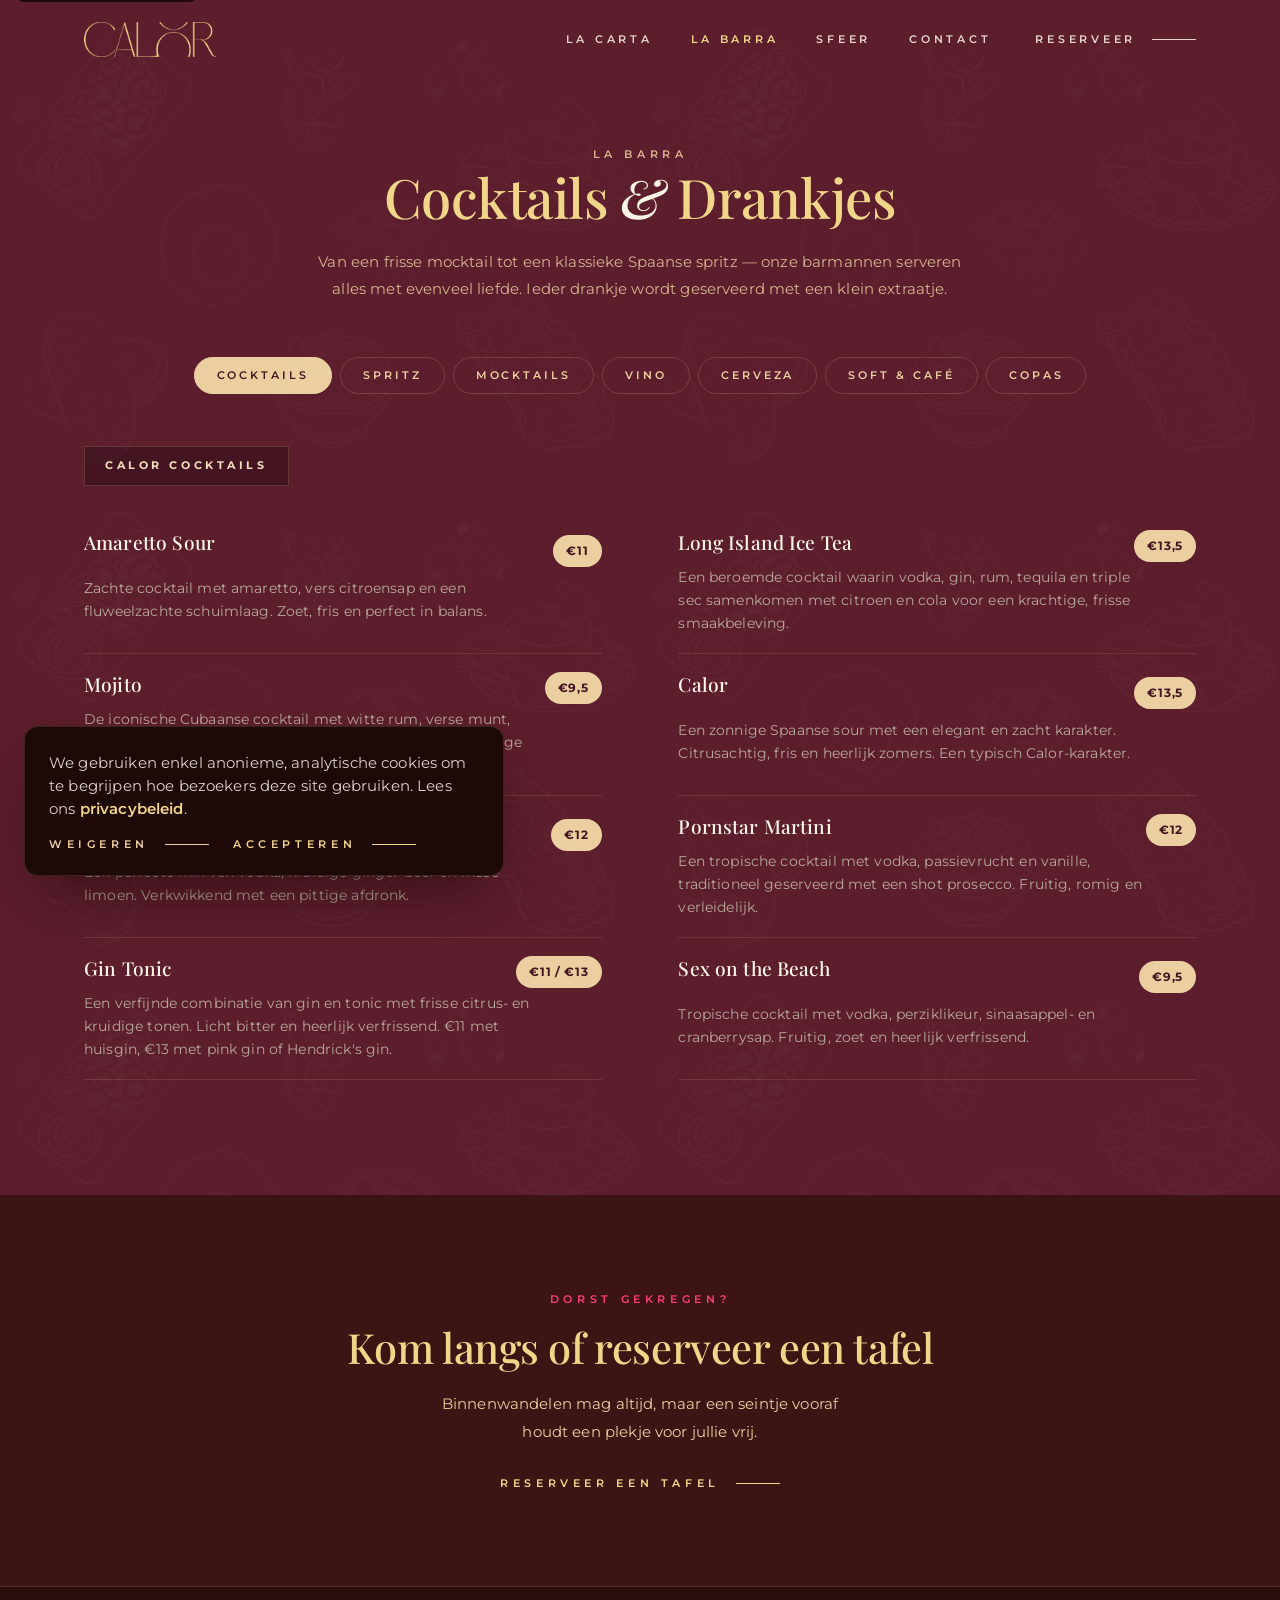
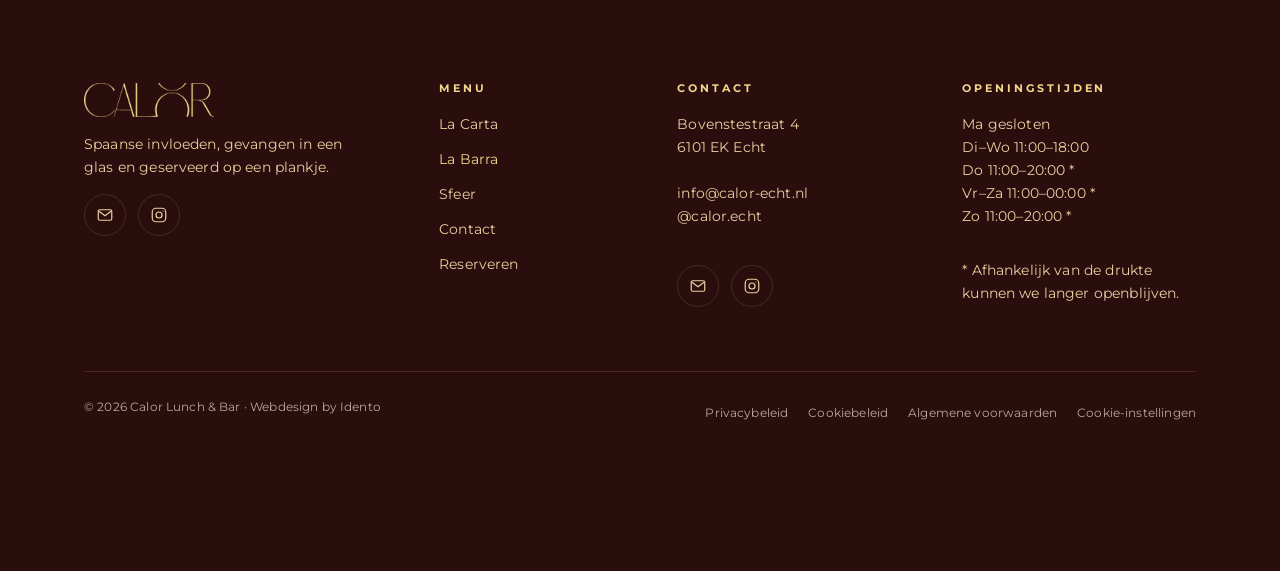
<file: la-barra/index.html>
<!DOCTYPE html>
<html lang="nl">
<head>
<meta charset="utf-8">
<meta name="viewport" content="width=device-width, initial-scale=1">
<title>La Barra — cocktails &amp; drankkaart | Calor Lunch &amp; Bar</title>
<meta name="description" content="De volledige drankkaart van Calor in Echt: signature cocktails, Spaanse spritz, mocktails, wijn, bier, frisdrank, koffie en sterke dranken.">
<meta name="robots" content="index, follow">
<link rel="canonical" href="https://calor-echt.nl/la-barra/">
<meta name="theme-color" content="#3D1414">

<!-- Open Graph -->
<meta property="og:type" content="website">
<meta property="og:site_name" content="Calor Lunch &amp; Bar">
<meta property="og:locale" content="nl_NL">
<meta property="og:title" content="La Barra — cocktails &amp; drankkaart | Calor Lunch &amp; Bar">
<meta property="og:description" content="Signature cocktails, Spaanse spritz, mocktails, wijn, bier, frisdrank, koffie en sterke dranken.">
<meta property="og:url" content="https://calor-echt.nl/la-barra/">
<meta property="og:image" content="https://calor-echt.nl/assets/img/og-image.jpg">
<meta property="og:image:width" content="1200">
<meta property="og:image:height" content="628">

<!-- Twitter/X -->
<meta name="twitter:card" content="summary_large_image">
<meta name="twitter:title" content="La Barra — cocktails &amp; drankkaart | Calor Lunch &amp; Bar">
<meta name="twitter:description" content="Signature cocktails, Spaanse spritz, mocktails, wijn, bier, frisdrank, koffie en sterke dranken.">
<meta name="twitter:image" content="https://calor-echt.nl/assets/img/og-image.jpg">

<!-- Favicons -->
<link rel="icon" href="../assets/img/calor-fav.png" type="image/png">
<link rel="apple-touch-icon" href="../assets/img/apple-touch-icon.png">
<link rel="manifest" href="../site.webmanifest">

<!-- Fonts: preconnect + non-blocking load (print-media trick), met noscript-fallback -->
<link rel="preconnect" href="https://fonts.googleapis.com">
<link rel="preconnect" href="https://fonts.gstatic.com" crossorigin>
<link rel="preload" as="style" href="https://fonts.googleapis.com/css2?family=Playfair+Display:ital,wght@0,400;0,500;0,600;0,700;1,400;1,500;1,600&family=Montserrat:wght@300;400;500;600;700&family=Monoton&display=swap">
<link href="https://fonts.googleapis.com/css2?family=Playfair+Display:ital,wght@0,400;0,500;0,600;0,700;1,400;1,500;1,600&family=Montserrat:wght@300;400;500;600;700&family=Monoton&display=swap" rel="stylesheet" media="print" onload="this.media='all'">
<noscript><link href="https://fonts.googleapis.com/css2?family=Playfair+Display:ital,wght@0,400;0,500;0,600;0,700;1,400;1,500;1,600&family=Montserrat:wght@300;400;500;600;700&family=Monoton&display=swap" rel="stylesheet"></noscript>

<!-- Volgorde is belangrijk: brand → layout → components → pagina -->
<link rel="stylesheet" href="../assets/css/brand.css">
<link rel="stylesheet" href="../assets/css/layout.css">
<link rel="stylesheet" href="../assets/css/components.css">
<link rel="stylesheet" href="../assets/css/pages/menu.css">

<script type="application/ld+json">
{
  "@context":"https://schema.org",
  "@type":"Menu",
  "name":"La Barra — Calor Lunch & Bar",
  "url":"https://calor-echt.nl/la-barra/",
  "inLanguage":"nl",
  "hasMenuSection":[
    {"@type":"MenuSection","name":"Cocktails"},
    {"@type":"MenuSection","name":"Spritz"},
    {"@type":"MenuSection","name":"Mocktails"},
    {"@type":"MenuSection","name":"Vino"},
    {"@type":"MenuSection","name":"Cerveza"},
    {"@type":"MenuSection","name":"Soft & Café"},
    {"@type":"MenuSection","name":"Copas"}
  ]
}
</script>
<script type="application/ld+json">
{
  "@context":"https://schema.org",
  "@type":"BreadcrumbList",
  "itemListElement":[
    {"@type":"ListItem","position":1,"name":"Home","item":"https://calor-echt.nl/"},
    {"@type":"ListItem","position":2,"name":"La Barra","item":"https://calor-echt.nl/la-barra/"}
  ]
}
</script>
</head>
<body>

<a class="skip-link" href="#main">Ga naar de inhoud</a>

<!-- ========== HEADER ========== -->
<header class="hdr" id="hdr">
  <div class="wrap hdr__in">
    <a class="hdr__logo" href="../" aria-label="Calor — naar de homepage">
      <img src="../assets/img/Calor-text-logo-yellow.png" alt="Calor Lunch &amp; Bar" width="132" height="35">
    </a>

    <button class="burger" id="burger" aria-expanded="false" aria-controls="nav" aria-label="Menu openen">
      <span></span><span></span><span></span>
    </button>

    <nav class="hdr-nav" id="nav">
      <a href="../la-carta/">La Carta</a>
      <a href="./" aria-current="page">La Barra</a>
      <a href="../sfeer/">Sfeer</a>
      <a href="../contact/">Contact</a>
      <a class="btn" href="../reserveren/">Reserveer</a>
    </nav>
  </div>
</header>

<main id="main">

<!-- ========== INTRO ========== -->
<section class="sec sec--card page-intro">
  <div class="botanic" aria-hidden="true"></div>
  <div class="wrap">
    <div class="carta__head reveal">
      <p class="eyebrow eyebrow--sand">La Barra</p>
      <h1 class="stitle">Cocktails <span class="amp">&amp;</span> Drankjes</h1>
      <p style="margin-top:18px">Van een frisse mocktail tot een klassieke Spaanse spritz — onze barmannen serveren alles met evenveel liefde. Ieder drankje wordt geserveerd met een klein extraatje.</p>
    </div>

    <div class="tabs reveal" role="tablist" aria-label="Drankkaart">
      <button class="tab" role="tab" id="t-cocktails" aria-controls="p-cocktails" aria-selected="true">Cocktails</button>
      <button class="tab" role="tab" id="t-spritz"    aria-controls="p-spritz"    aria-selected="false">Spritz</button>
      <button class="tab" role="tab" id="t-mocktails" aria-controls="p-mocktails" aria-selected="false">Mocktails</button>
      <button class="tab" role="tab" id="t-vino"      aria-controls="p-vino"      aria-selected="false">Vino</button>
      <button class="tab" role="tab" id="t-cerveza"   aria-controls="p-cerveza"   aria-selected="false">Cerveza</button>
      <button class="tab" role="tab" id="t-soft"      aria-controls="p-soft"      aria-selected="false">Soft &amp; Café</button>
      <button class="tab" role="tab" id="t-copas"     aria-controls="p-copas"     aria-selected="false">Copas</button>
    </div>

    <!-- COCKTAILS -->
    <div class="panel reveal" id="p-cocktails" role="tabpanel" aria-labelledby="t-cocktails">
      <div class="group">
        <p class="grouplabel">Calor Cocktails</p>
        <div class="menu">
          <article class="item"><h4 class="item__name">Amaretto Sour</h4><span class="item__price">€11</span><p class="item__desc">Zachte cocktail met amaretto, vers citroensap en een fluweelzachte schuimlaag. Zoet, fris en perfect in balans.</p></article>
          <article class="item"><h4 class="item__name">Long Island Ice Tea</h4><span class="item__price">€13,5</span><p class="item__desc">Een beroemde cocktail waarin vodka, gin, rum, tequila en triple sec samenkomen met citroen en cola voor een krachtige, frisse smaakbeleving.</p></article>
          <article class="item"><h4 class="item__name">Mojito</h4><span class="item__price">€9,5</span><p class="item__desc">De iconische Cubaanse cocktail met witte rum, verse munt, limoen en bruiswater. Een frisse klassieker met een levendige citrussmaak.</p></article>
          <article class="item"><h4 class="item__name">Calor</h4><span class="item__price">€13,5</span><p class="item__desc">Een zonnige Spaanse sour met een elegant en zacht karakter. Citrusachtig, fris en heerlijk zomers. Een typisch Calor-karakter.</p></article>
          <article class="item"><h4 class="item__name">Moscow Mule</h4><span class="item__price">€12</span><p class="item__desc">Een perfecte mix van vodka, kruidige ginger beer en frisse limoen. Verkwikkend met een pittige afdronk.</p></article>
          <article class="item"><h4 class="item__name">Pornstar Martini</h4><span class="item__price">€12</span><p class="item__desc">Een tropische cocktail met vodka, passievrucht en vanille, traditioneel geserveerd met een shot prosecco. Fruitig, romig en verleidelijk.</p></article>
          <article class="item"><h4 class="item__name">Gin Tonic</h4><span class="item__price">€11 / €13</span><p class="item__desc">Een verfijnde combinatie van gin en tonic met frisse citrus- en kruidige tonen. Licht bitter en heerlijk verfrissend. €11 met huisgin, €13 met pink gin of Hendrick's gin.</p></article>
          <article class="item"><h4 class="item__name">Sex on the Beach</h4><span class="item__price">€9,5</span><p class="item__desc">Tropische cocktail met vodka, perziklikeur, sinaasappel- en cranberrysap. Fruitig, zoet en heerlijk verfrissend.</p></article>
        </div>
      </div>
    </div>

    <!-- SPRITZ -->
    <div class="panel reveal" id="p-spritz" role="tabpanel" aria-labelledby="t-spritz" hidden>
      <div class="group">
        <p class="grouplabel">Calor Spritz</p>
        <div class="menu">
          <article class="item"><h4 class="item__name">Aperol</h4><span class="item__price">€8,5</span><p class="item__desc">Een perfecte balans van zoete sinaasappeltonen, subtiele bitters en bruisende prosecco. Zomers en verfrissend.</p></article>
          <article class="item"><h4 class="item__name">Hugo</h4><span class="item__price">€7</span><p class="item__desc">Een frisse, licht bloemige spritz met prosecco, vlierbloesemsiroop, bruiswater, verse munt en limoen. Perfect als aperitief.</p></article>
          <article class="item"><h4 class="item__name">Limoncello</h4><span class="item__price">€8,5</span><p class="item__desc">De smaak van Italiaanse citroenen gecombineerd met prosecco en bruiswater. Lichtzoet, fris en bruisend.</p></article>
          <article class="item"><h4 class="item__name">Agua de Valencia</h4><span class="item__price">€8,5</span><p class="item__desc">Een sprankelende Spaanse cocktail met vers sinaasappelsap, cava, gin en vodka. Fris, fruitig en feestelijk.</p></article>
        </div>
      </div>
    </div>

    <!-- MOCKTAILS -->
    <div class="panel reveal" id="p-mocktails" role="tabpanel" aria-labelledby="t-mocktails" hidden>
      <div class="group">
        <p class="grouplabel">Calor Mocktails</p>
        <div class="menu">
          <article class="item"><h4 class="item__name">Virgin Mojito</h4><span class="item__price">€7,5</span><p class="item__desc">De alcoholvrije variant van de Cubaanse klassieker, met verse munt, limoen en bruiswater. Een lichte en frisse cocktail voor elk moment.</p></article>
          <article class="item"><h4 class="item__name">Hugo 0.0</h4><span class="item__price">€6,5</span><p class="item__desc">Een verfijnde alcoholvrije variant met de frisse smaak van vlierbloesem, munt en limoen. Licht, zomers en verfrissend.</p></article>
          <article class="item"><h4 class="item__name">Virgin Pornstar</h4><span class="item__price">€9</span><p class="item__desc">Een luxe alcoholvrije mix van exotische passievrucht, romige vanille en frisse citrus. Fruitig, elegant en verfijnd.</p></article>
          <article class="item"><h4 class="item__name">Tropical Sunrise</h4><span class="item__price">€7,5</span><p class="item__desc">Een alcoholvrije tropische creatie met frisse citrus, sappige ananas en een kleurrijke grenadine-twist. Een zonnige mocktail voor elk moment.</p></article>
        </div>
      </div>
    </div>

    <!-- VINO -->
    <div class="panel reveal" id="p-vino" role="tabpanel" aria-labelledby="t-vino" hidden>
      <div class="group">
        <p class="grouplabel">White — glas / fles</p>
        <div class="menu">
          <article class="item"><h4 class="item__name">Bomba Sauvignon Blanc</h4><span class="item__price">€5 / €22</span></article>
          <article class="item"><h4 class="item__name">Timo Vermentino</h4><span class="item__price">€6 / €24</span></article>
          <article class="item"><h4 class="item__name">Lambrusco Bianco</h4><span class="item__price">€5</span><p class="item__desc">Alleen per glas</p></article>
          <article class="item"><h4 class="item__name">Naia Verdejo</h4><span class="item__price">€36</span><p class="item__desc">Alleen op fles</p></article>
        </div>
      </div>

      <div class="group">
        <p class="grouplabel">Red — glas / fles</p>
        <div class="menu">
          <article class="item"><h4 class="item__name">Bomba Tempranillo</h4><span class="item__price">€5 / €22</span></article>
          <article class="item"><h4 class="item__name">El Castilla Syrah</h4><span class="item__price">€7 / €28</span></article>
          <article class="item"><h4 class="item__name">Lambrusco Rosso</h4><span class="item__price">€5</span><p class="item__desc">Alleen per glas</p></article>
          <article class="item"><h4 class="item__name">Coto de Imaz Rioja Reserva</h4><span class="item__price">€39</span><p class="item__desc">Alleen op fles</p></article>
        </div>
      </div>

      <div class="group">
        <p class="grouplabel">Rosé &amp; Cava — glas / fles</p>
        <div class="menu">
          <article class="item"><h4 class="item__name">Bomba Rosé</h4><span class="item__price">€5 / €22</span></article>
          <article class="item"><h4 class="item__name">Collombette Rosé</h4><span class="item__price">€6 / €24</span></article>
          <article class="item"><h4 class="item__name">Cava Pupitre</h4><span class="item__price">€6 / €30</span></article>
        </div>
      </div>

      <div class="group">
        <p class="grouplabel">Spaanse Klassiekers — glas / karaf</p>
        <div class="menu">
          <article class="item"><h4 class="item__name">Sangria Rood</h4><span class="item__price">€5 / €19</span><p class="item__desc">Fruitig, fris en heerlijk Spaans. Een zonnige mix van rood fruit en citrus, perfect voor een ontspannen moment.</p></article>
          <article class="item"><h4 class="item__name">Sangria Wit</h4><span class="item__price">€5 / €19</span><p class="item__desc">Fris, fruitig en elegant. Een lichte mix van tropisch fruit en citrus met een heerlijk zomerse twist.</p></article>
          <article class="item"><h4 class="item__name">Tinto de Verano</h4><span class="item__price">€5 / €19</span><p class="item__desc">Licht, fris en sprankelend. De smaak van Spanje in een glas, heerlijk verfrissend op ieder moment.</p></article>
          <article class="item"><h4 class="item__name">Agua de Valencia</h4><span class="item__price">€8 / €24</span><p class="item__desc">Fris, fruitig en sprankelend. Een zonnige mix van citrus en sinaasappel met een vleugje Valencia.</p></article>
        </div>
      </div>
    </div>

    <!-- CERVEZA -->
    <div class="panel reveal" id="p-cerveza" role="tabpanel" aria-labelledby="t-cerveza" hidden>
      <div class="group">
        <p class="grouplabel">Tap</p>
        <div class="menu">
          <article class="item"><h4 class="item__name">Swinckels</h4><span class="item__price">€3 / €5,8</span><p class="item__desc">0,2L / 0,5L</p></article>
          <article class="item"><h4 class="item__name">Weihenstephaner</h4><span class="item__price">€5,8 / €7,5</span><p class="item__desc">0,3L / 0,5L</p></article>
          <article class="item"><h4 class="item__name">Uiltje</h4><span class="item__price">€5</span></article>
          <article class="item"><h4 class="item__name">La Trappe Blond</h4><span class="item__price">€6,2</span></article>
        </div>
      </div>

      <div class="group">
        <p class="grouplabel">Fles &amp; Blik</p>
        <div class="menu">
          <article class="item"><h4 class="item__name">Uiltje La Bamba</h4><span class="item__price">€5</span></article>
          <article class="item"><h4 class="item__name">Uiltje Bird of Prey</h4><span class="item__price">€5</span></article>
          <article class="item"><h4 class="item__name">Uiltje Wisselblik</h4><span class="item__price">€5</span></article>
          <article class="item"><h4 class="item__name">Fruitage Rodenbach</h4><span class="item__price">€4,2</span></article>
          <article class="item"><h4 class="item__name">Cornet</h4><span class="item__price">€6,8</span></article>
          <article class="item"><h4 class="item__name">Corona</h4><span class="item__price">€4,5</span></article>
        </div>
      </div>

      <div class="group">
        <p class="grouplabel">La Trappe</p>
        <div class="menu">
          <article class="item"><h4 class="item__name">La Trappe Wit</h4><span class="item__price">€5,8</span></article>
          <article class="item"><h4 class="item__name">La Trappe Dubbel</h4><span class="item__price">€5,8</span></article>
          <article class="item"><h4 class="item__name">La Trappe Triple</h4><span class="item__price">€6,2</span></article>
        </div>
      </div>

      <div class="group">
        <p class="grouplabel">0.0</p>
        <div class="menu">
          <article class="item"><h4 class="item__name">La Trappe Epos 0.0</h4><span class="item__price">€5,8</span></article>
          <article class="item"><h4 class="item__name">Swinckels 0.0</h4><span class="item__price">€2,9</span></article>
          <article class="item"><h4 class="item__name">Bavaria Radler 0.0</h4><span class="item__price">€3,7</span></article>
        </div>
      </div>
    </div>

    <!-- SOFT & CAFÉ -->
    <div class="panel reveal" id="p-soft" role="tabpanel" aria-labelledby="t-soft" hidden>
      <div class="group">
        <p class="grouplabel">Koude dranken</p>
        <div class="menu">
          <article class="item"><h4 class="item__name">Coca Cola</h4><span class="item__price">€3,1</span></article>
          <article class="item"><h4 class="item__name">Coca Cola Zero</h4><span class="item__price">€3,1</span></article>
          <article class="item"><h4 class="item__name">Fanta</h4><span class="item__price">€3,1</span></article>
          <article class="item"><h4 class="item__name">Cassis</h4><span class="item__price">€3,1</span></article>
          <article class="item"><h4 class="item__name">Bitter Lemon</h4><span class="item__price">€3,2</span></article>
          <article class="item"><h4 class="item__name">Tonic</h4><span class="item__price">€3,2</span></article>
          <article class="item"><h4 class="item__name">Ginger Ale</h4><span class="item__price">€3,2</span></article>
          <article class="item"><h4 class="item__name">Fuze Tea Sparkling</h4><span class="item__price">€3,5</span></article>
          <article class="item"><h4 class="item__name">Fuze Tea Green</h4><span class="item__price">€3,5</span></article>
          <article class="item"><h4 class="item__name">Rivella</h4><span class="item__price">€3,2</span></article>
          <article class="item"><h4 class="item__name">Sprite</h4><span class="item__price">€3,1</span></article>
          <article class="item"><h4 class="item__name">Chaudfontaine Blauw</h4><span class="item__price">€2,9</span></article>
          <article class="item"><h4 class="item__name">Chaudfontaine Rood</h4><span class="item__price">€2,9</span></article>
          <article class="item"><h4 class="item__name">Chaudfontaine Blauw groot</h4><span class="item__price">€6,8</span></article>
          <article class="item"><h4 class="item__name">Chaudfontaine Rood groot</h4><span class="item__price">€6,8</span></article>
          <article class="item"><h4 class="item__name">Fristi</h4><span class="item__price">€3,1</span></article>
          <article class="item"><h4 class="item__name">Chocomel</h4><span class="item__price">€3,1</span></article>
          <article class="item"><h4 class="item__name">IJskoffie</h4><span class="item__price">€5</span></article>
        </div>
      </div>

      <div class="group">
        <p class="grouplabel">Warme dranken</p>
        <div class="menu">
          <article class="item"><h4 class="item__name">Koffie</h4><span class="item__price">€2,8</span></article>
          <article class="item"><h4 class="item__name">Cappuccino</h4><span class="item__price">€3,4</span></article>
          <article class="item"><h4 class="item__name">Latte Macchiato</h4><span class="item__price">€3,8</span></article>
          <article class="item"><h4 class="item__name">Espresso</h4><span class="item__price">€2,6</span></article>
          <article class="item"><h4 class="item__name">Dubbele espresso</h4><span class="item__price">€3,8</span></article>
          <article class="item"><h4 class="item__name">Thee</h4><span class="item__price">€3,1</span></article>
          <article class="item"><h4 class="item__name">Verse muntthee</h4><span class="item__price">€4,5</span></article>
          <article class="item"><h4 class="item__name">Verse gemberthee</h4><span class="item__price">€4,5</span></article>
          <article class="item"><h4 class="item__name">Spanish Coffee</h4><span class="item__price">€8,5</span><p class="item__desc">Koffie met een scheut sterke drank en slagroom</p></article>
          <article class="item"><h4 class="item__name">Irish Coffee</h4><span class="item__price">€8,5</span><p class="item__desc">Koffie met een scheut sterke drank en slagroom</p></article>
        </div>
      </div>

      <div class="group">
        <p class="grouplabel">Sappen</p>
        <div class="menu">
          <article class="item"><h4 class="item__name">Appelsap troebel</h4><span class="item__price">€3,2</span></article>
          <article class="item"><h4 class="item__name">Sinaasappelsap</h4><span class="item__price">€3,2</span></article>
          <article class="item"><h4 class="item__name">Appel gember</h4><span class="item__price">€3,8</span></article>
          <article class="item"><h4 class="item__name">Appel limoen munt</h4><span class="item__price">€3,8</span></article>
        </div>
      </div>
    </div>

    <!-- COPAS -->
    <div class="panel reveal" id="p-copas" role="tabpanel" aria-labelledby="t-copas" hidden>
      <div class="group">
        <p class="grouplabel">Sterke dranken</p>
        <div class="menu">
          <article class="item"><h4 class="item__name">Bacardi</h4><span class="item__price">€5,5</span></article>
          <article class="item"><h4 class="item__name">Wodka</h4><span class="item__price">€5,5</span></article>
          <article class="item"><h4 class="item__name">Amaretto</h4><span class="item__price">€5,5</span></article>
          <article class="item"><h4 class="item__name">Whiskey</h4><span class="item__price">€6</span></article>
          <article class="item"><h4 class="item__name">Tequila</h4><span class="item__price">€3,5</span></article>
          <article class="item"><h4 class="item__name">Baileys</h4><span class="item__price">€5,5</span></article>
          <article class="item"><h4 class="item__name">Sambuca</h4><span class="item__price">€5,5</span></article>
          <article class="item"><h4 class="item__name">Gin</h4><span class="item__price">€5,5</span></article>
          <article class="item"><h4 class="item__name">Limoncello</h4><span class="item__price">€5,5</span></article>
        </div>
        <p class="menu-note">Alle sterke dranken ook verkrijgbaar als shot — €3,5</p>
      </div>

      <div class="group">
        <p class="grouplabel">Perfect to share! — Cubos de cerveza</p>
        <div class="menu">
          <article class="item"><h4 class="item__name">Corona — 6 stuks</h4><span class="item__price">€24</span></article>
          <article class="item"><h4 class="item__name">Mix van Uiltje blikken — 6 stuks</h4><span class="item__price">€26</span></article>
        </div>
      </div>
    </div>

  </div>
</section>

<!-- ========== CTA ========== -->
<section class="sec" style="padding-block:clamp(56px,7vw,96px)">
  <div class="wrap" style="text-align:center">
    <p class="eyebrow" style="display:inline-block">Dorst gekregen?</p>
    <h2 class="stitle" style="font-size:clamp(1.8rem,3.4vw,2.6rem);margin-top:10px">Kom langs of reserveer een tafel</h2>
    <p style="margin:18px auto 0;max-width:44ch;color:var(--sand-500)">Binnenwandelen mag altijd, maar een seintje vooraf houdt een plekje voor jullie vrij.</p>
    <a class="btn" style="margin-top:28px" href="../reserveren/">Reserveer een tafel</a>
  </div>
</section>

</main>

<!-- ========== FOOTER ========== -->
<footer class="ftr">
  <div class="wrap">
    <div class="ftr__grid">
      <div class="ftr__brand">
        <a href="../" aria-label="Calor — naar de homepage">
          <img src="../assets/img/Calor-text-logo-yellow.png" alt="Calor Lunch &amp; Bar" width="130" height="34" loading="lazy">
        </a>
        <p class="ftr__tagline">Spaanse invloeden, gevangen in een glas en geserveerd op een plankje.</p>
        <div class="icon-links ftr__social">
          <a class="icon-link" href="mailto:info@calor-echt.nl" aria-label="Mail ons">
            <svg viewBox="0 0 24 24" fill="none" stroke="currentColor" stroke-width="1.6" aria-hidden="true"><rect x="3" y="5" width="18" height="14" rx="2"/><path d="m4 7 8 6 8-6"/></svg>
          </a>
          <a class="icon-link" href="https://www.instagram.com/calor.echt/" target="_blank" rel="noopener" aria-label="Volg ons op Instagram">
            <svg viewBox="0 0 24 24" fill="none" stroke="currentColor" stroke-width="1.6" aria-hidden="true"><rect x="3" y="3" width="18" height="18" rx="5"/><circle cx="12" cy="12" r="4"/><circle cx="17.3" cy="6.7" r="0.75" fill="currentColor" stroke="none"/></svg>
          </a>
        </div>
      </div>

      <div>
        <h4 class="ftr__title">Menu</h4>
        <nav class="ftr__nav" aria-label="Footer">
          <a href="../la-carta/">La Carta</a>
          <a href="./" aria-current="page">La Barra</a>
          <a href="../sfeer/">Sfeer</a>
          <a href="../contact/">Contact</a>
          <a href="../reserveren/">Reserveren</a>
        </nav>
      </div>

      <div>
        <h4 class="ftr__title">Contact</h4>
        <div class="ftr__contact">
          <p>Bovenstestraat 4<br>6101 EK Echt</p>
          <p>
            <a href="mailto:info@calor-echt.nl">info@calor-echt.nl</a><br>
            <a href="https://www.instagram.com/calor.echt/" target="_blank" rel="noopener">@calor.echt</a>
          </p>
          <div class="icon-links">
            <a class="icon-link" href="mailto:info@calor-echt.nl" aria-label="Mail ons">
              <svg viewBox="0 0 24 24" fill="none" stroke="currentColor" stroke-width="1.6" aria-hidden="true"><rect x="3" y="5" width="18" height="14" rx="2"/><path d="m4 7 8 6 8-6"/></svg>
            </a>
            <a class="icon-link" href="https://www.instagram.com/calor.echt/" target="_blank" rel="noopener" aria-label="Volg ons op Instagram">
              <svg viewBox="0 0 24 24" fill="none" stroke="currentColor" stroke-width="1.6" aria-hidden="true"><rect x="3" y="3" width="18" height="18" rx="5"/><circle cx="12" cy="12" r="4"/><circle cx="17.3" cy="6.7" r="0.75" fill="currentColor" stroke="none"/></svg>
            </a>
          </div>
        </div>
      </div>

      <div class="ftr__col--hours">
        <h4 class="ftr__title">Openingstijden</h4>
        <div class="ftr__contact">
          <p>Ma gesloten<br>Di&ndash;Wo 11:00&ndash;18:00<br>Do 11:00&ndash;20:00 *<br>Vr&ndash;Za 11:00&ndash;00:00 *<br>Zo 11:00&ndash;20:00 *</p>
          <p class="hours-note">* Afhankelijk van de drukte kunnen we langer openblijven.</p>
        </div>
      </div>
    </div>

    <div class="ftr__bottom">
      <p>&copy; <span id="yr">2026</span> Calor Lunch &amp; Bar &middot; <a href="https://idento.be/" target="_blank" rel="noopener">Webdesign by Idento</a></p>
      <nav class="ftr__legal" aria-label="Juridisch">
        <a href="../privacy/">Privacybeleid</a>
        <a href="../cookiebeleid/">Cookiebeleid</a>
        <a href="../voorwaarden/">Algemene voorwaarden</a>
        <button type="button" data-cookie-settings>Cookie-instellingen</button>
      </nav>
    </div>
  </div>
</footer>

<script src="../assets/js/cookie-consent.js" data-privacy-url="../privacy/" defer></script>
<script src="../assets/js/analytics.js" defer></script>
<script src="../assets/js/site.js" defer></script>
<script src="../assets/js/site-ui.js" defer></script>
<script src="../assets/js/reservation-widget.js" defer></script>
</body>
</html>
</file>
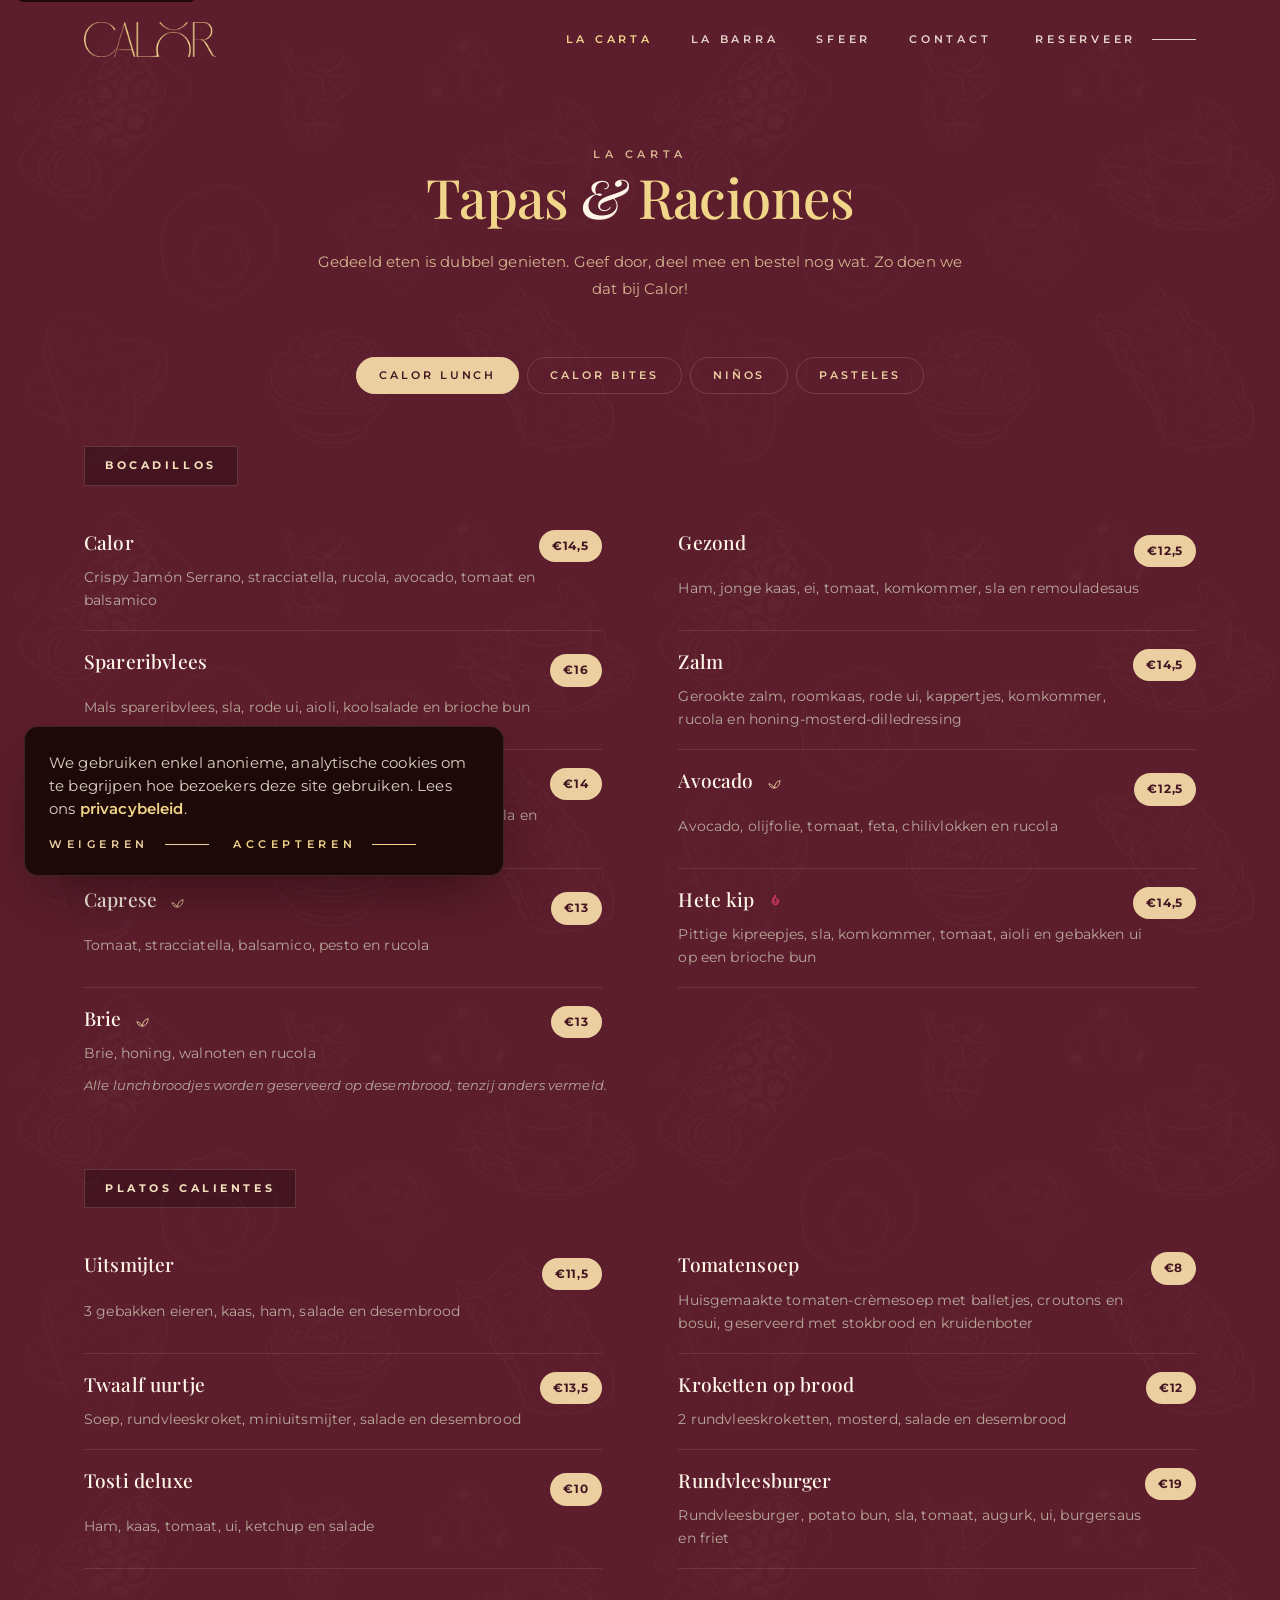
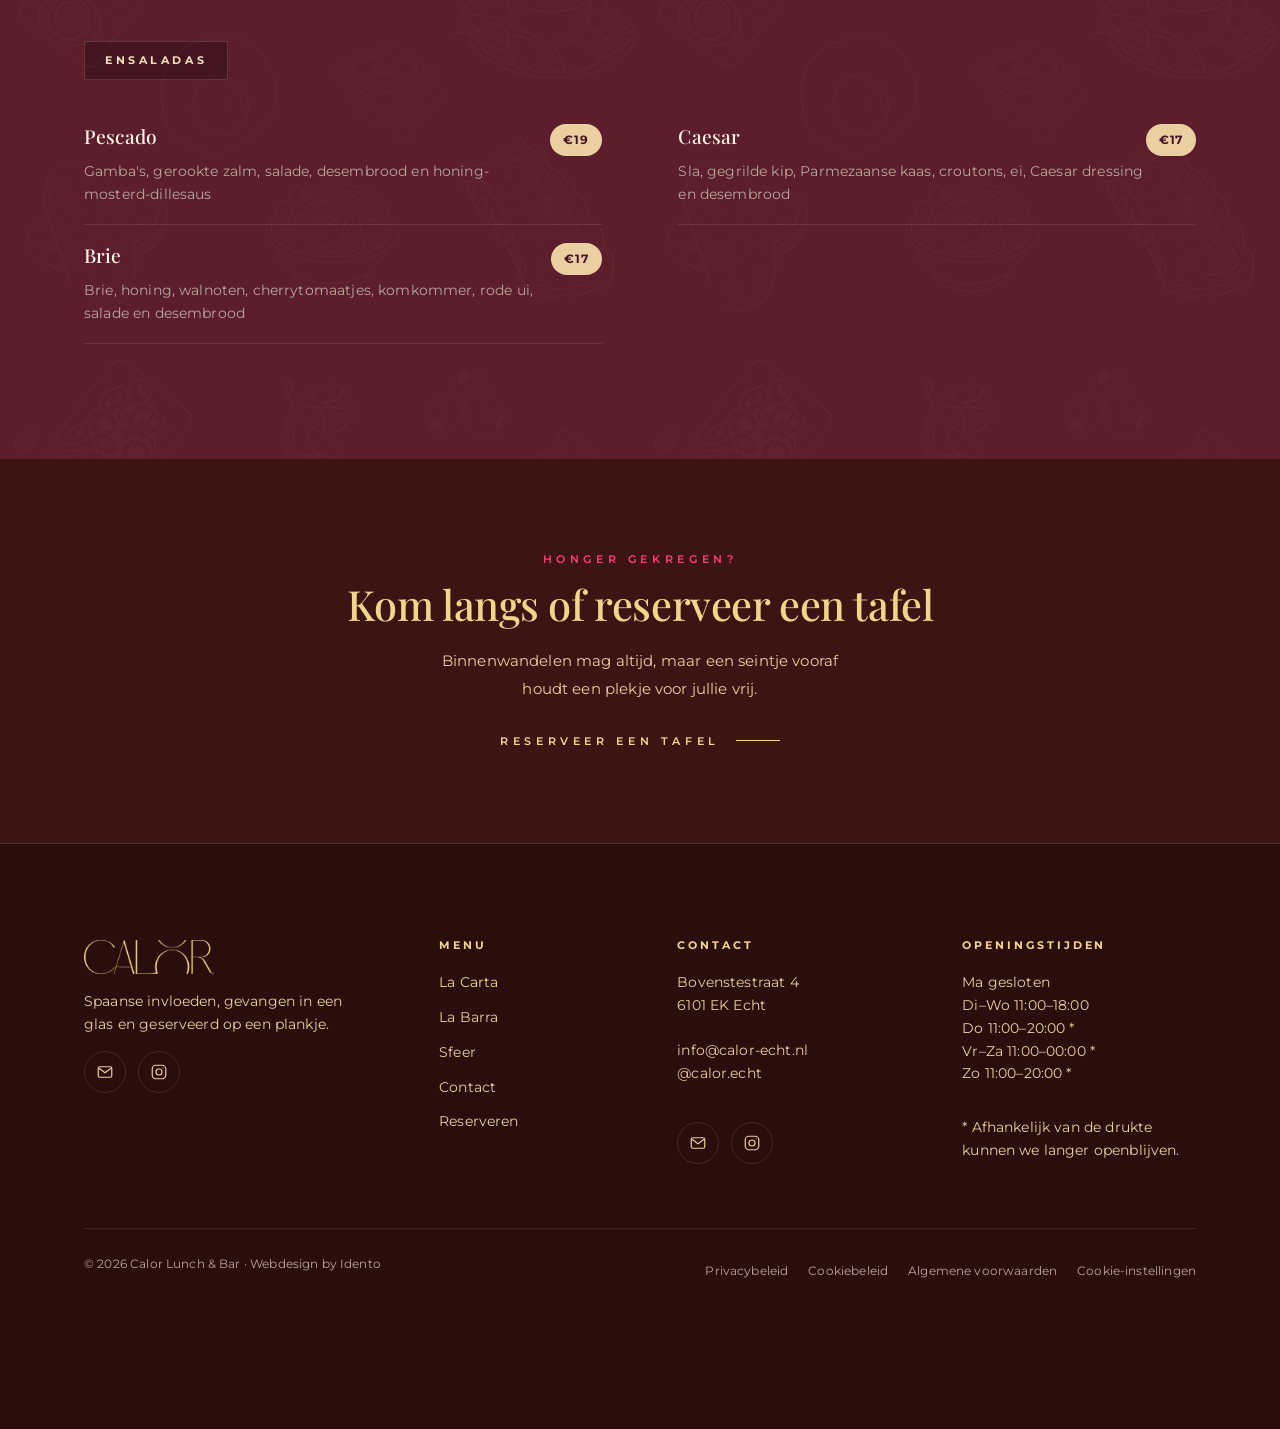
<file: la-carta/index.html>
<!DOCTYPE html>
<html lang="nl">
<head>
<meta charset="utf-8">
<meta name="viewport" content="width=device-width, initial-scale=1">
<title>La Carta — volledige menukaart | Calor Lunch &amp; Bar</title>
<meta name="description" content="De volledige menukaart van Calor in Echt: bocadillos, platos calientes, ensaladas, bites, snacks, tablas, een kindermenu en pasteles.">
<meta name="robots" content="index, follow">
<link rel="canonical" href="https://calor-echt.nl/la-carta/">
<meta name="theme-color" content="#3D1414">

<!-- Open Graph -->
<meta property="og:type" content="website">
<meta property="og:site_name" content="Calor Lunch &amp; Bar">
<meta property="og:locale" content="nl_NL">
<meta property="og:title" content="La Carta — volledige menukaart | Calor Lunch &amp; Bar">
<meta property="og:description" content="Bocadillos, platos calientes, ensaladas, bites, snacks, tablas, een kindermenu en pasteles.">
<meta property="og:url" content="https://calor-echt.nl/la-carta/">
<meta property="og:image" content="https://calor-echt.nl/assets/img/og-image.jpg">
<meta property="og:image:width" content="1200">
<meta property="og:image:height" content="628">

<!-- Twitter/X -->
<meta name="twitter:card" content="summary_large_image">
<meta name="twitter:title" content="La Carta — volledige menukaart | Calor Lunch &amp; Bar">
<meta name="twitter:description" content="Bocadillos, platos calientes, ensaladas, bites, snacks, tablas, een kindermenu en pasteles.">
<meta name="twitter:image" content="https://calor-echt.nl/assets/img/og-image.jpg">

<!-- Favicons -->
<link rel="icon" href="../assets/img/calor-fav.png" type="image/png">
<link rel="apple-touch-icon" href="../assets/img/apple-touch-icon.png">
<link rel="manifest" href="../site.webmanifest">

<!-- Fonts: preconnect + non-blocking load (print-media trick), met noscript-fallback -->
<link rel="preconnect" href="https://fonts.googleapis.com">
<link rel="preconnect" href="https://fonts.gstatic.com" crossorigin>
<link rel="preload" as="style" href="https://fonts.googleapis.com/css2?family=Playfair+Display:ital,wght@0,400;0,500;0,600;0,700;1,400;1,500;1,600&family=Montserrat:wght@300;400;500;600;700&family=Monoton&display=swap">
<link href="https://fonts.googleapis.com/css2?family=Playfair+Display:ital,wght@0,400;0,500;0,600;0,700;1,400;1,500;1,600&family=Montserrat:wght@300;400;500;600;700&family=Monoton&display=swap" rel="stylesheet" media="print" onload="this.media='all'">
<noscript><link href="https://fonts.googleapis.com/css2?family=Playfair+Display:ital,wght@0,400;0,500;0,600;0,700;1,400;1,500;1,600&family=Montserrat:wght@300;400;500;600;700&family=Monoton&display=swap" rel="stylesheet"></noscript>

<!-- Volgorde is belangrijk: brand → layout → components → pagina -->
<link rel="stylesheet" href="../assets/css/brand.css">
<link rel="stylesheet" href="../assets/css/layout.css">
<link rel="stylesheet" href="../assets/css/components.css">
<link rel="stylesheet" href="../assets/css/pages/menu.css">

<script type="application/ld+json">
{
  "@context":"https://schema.org",
  "@type":"Menu",
  "name":"La Carta — Calor Lunch & Bar",
  "url":"https://calor-echt.nl/la-carta/",
  "inLanguage":"nl",
  "hasMenuSection":[
    {"@type":"MenuSection","name":"Bocadillos"},
    {"@type":"MenuSection","name":"Platos Calientes"},
    {"@type":"MenuSection","name":"Ensaladas"},
    {"@type":"MenuSection","name":"Para Tomar Algo"},
    {"@type":"MenuSection","name":"Snacks"},
    {"@type":"MenuSection","name":"Tablas"},
    {"@type":"MenuSection","name":"Niños"},
    {"@type":"MenuSection","name":"Pasteles"}
  ]
}
</script>
<script type="application/ld+json">
{
  "@context":"https://schema.org",
  "@type":"BreadcrumbList",
  "itemListElement":[
    {"@type":"ListItem","position":1,"name":"Home","item":"https://calor-echt.nl/"},
    {"@type":"ListItem","position":2,"name":"La Carta","item":"https://calor-echt.nl/la-carta/"}
  ]
}
</script>
</head>
<body>

<a class="skip-link" href="#main">Ga naar de inhoud</a>

<!-- ========== HEADER ========== -->
<header class="hdr" id="hdr">
  <div class="wrap hdr__in">
    <a class="hdr__logo" href="../" aria-label="Calor — naar de homepage">
      <img src="../assets/img/Calor-text-logo-yellow.png" alt="Calor Lunch &amp; Bar" width="132" height="35">
    </a>

    <button class="burger" id="burger" aria-expanded="false" aria-controls="nav" aria-label="Menu openen">
      <span></span><span></span><span></span>
    </button>

    <nav class="hdr-nav" id="nav">
      <a href="./" aria-current="page">La Carta</a>
      <a href="../la-barra/">La Barra</a>
      <a href="../sfeer/">Sfeer</a>
      <a href="../contact/">Contact</a>
      <a class="btn" href="../reserveren/">Reserveer</a>
    </nav>
  </div>
</header>

<main id="main">

<!-- ========== INTRO ========== -->
<section class="sec sec--card page-intro">
  <div class="botanic" aria-hidden="true"></div>
  <div class="wrap">
    <div class="carta__head reveal">
      <p class="eyebrow eyebrow--sand">La Carta</p>
      <h1 class="stitle">Tapas <span class="amp">&amp;</span> Raciones</h1>
      <p style="margin-top:18px">Gedeeld eten is dubbel genieten. Geef door, deel mee en bestel nog wat. Zo doen we dat bij Calor!</p>
    </div>

    <div class="tabs reveal" role="tablist" aria-label="Menukaart">
      <button class="tab" role="tab" id="t-lunch"   aria-controls="p-lunch"   aria-selected="true">Calor Lunch</button>
      <button class="tab" role="tab" id="t-bites"   aria-controls="p-bites"   aria-selected="false">Calor Bites</button>
      <button class="tab" role="tab" id="t-ninos"   aria-controls="p-ninos"   aria-selected="false">Niños</button>
      <button class="tab" role="tab" id="t-pasteles" aria-controls="p-pasteles" aria-selected="false">Pasteles</button>
    </div>

    <!-- LUNCH -->
    <div class="panel reveal" id="p-lunch" role="tabpanel" aria-labelledby="t-lunch">

      <div class="group">
        <p class="grouplabel">Bocadillos</p>
        <div class="menu">
          <article class="item"><h4 class="item__name">Calor</h4><span class="item__price">€14,5</span><p class="item__desc">Crispy Jamón Serrano, stracciatella, rucola, avocado, tomaat en balsamico</p></article>
          <article class="item"><h4 class="item__name">Gezond</h4><span class="item__price">€12,5</span><p class="item__desc">Ham, jonge kaas, ei, tomaat, komkommer, sla en remouladesaus</p></article>
          <article class="item"><h4 class="item__name">Spareribvlees</h4><span class="item__price">€16</span><p class="item__desc">Mals spareribvlees, sla, rode ui, aioli, koolsalade en brioche bun</p></article>
          <article class="item"><h4 class="item__name">Zalm</h4><span class="item__price">€14,5</span><p class="item__desc">Gerookte zalm, roomkaas, rode ui, kappertjes, komkommer, rucola en honing-mosterd-dilledressing</p></article>
          <article class="item"><h4 class="item__name">Carpaccio</h4><span class="item__price">€14</span><p class="item__desc">Rundercarpaccio, Parmezaanse kaas, pijnboompitten, rucola en truffelmayonaise</p></article>
          <article class="item"><h4 class="item__name">Avocado <svg class="veg" viewBox="0 0 24 24" fill="none" stroke="currentColor" stroke-width="1.6" aria-label="vegetarisch" role="img"><path d="M12 21c0-7 4-11 9-12-1 8-4 11-9 12Z"/><path d="M12 21C9 16 5 14 3 14c1 4 4 7 9 7Z"/></svg></h4><span class="item__price">€12,5</span><p class="item__desc">Avocado, olijfolie, tomaat, feta, chilivlokken en rucola</p></article>
          <article class="item"><h4 class="item__name">Caprese <svg class="veg" viewBox="0 0 24 24" fill="none" stroke="currentColor" stroke-width="1.6" aria-label="vegetarisch" role="img"><path d="M12 21c0-7 4-11 9-12-1 8-4 11-9 12Z"/><path d="M12 21C9 16 5 14 3 14c1 4 4 7 9 7Z"/></svg></h4><span class="item__price">€13</span><p class="item__desc">Tomaat, stracciatella, balsamico, pesto en rucola</p></article>
          <article class="item"><h4 class="item__name">Hete kip <svg class="spicy" viewBox="0 0 24 24" fill="none" stroke="currentColor" stroke-width="1.6" aria-label="pittig" role="img"><path d="M12 2c1 4-3 5-3 9a3 3 0 0 0 6 0c0-2-1-3-1-4 2 1 3 3 3 5a5 5 0 0 1-10 0c0-5 3-7 5-10Z"/></svg></h4><span class="item__price">€14,5</span><p class="item__desc">Pittige kipreepjes, sla, komkommer, tomaat, aioli en gebakken ui op een brioche bun</p></article>
          <article class="item"><h4 class="item__name">Brie <svg class="veg" viewBox="0 0 24 24" fill="none" stroke="currentColor" stroke-width="1.6" aria-label="vegetarisch" role="img"><path d="M12 21c0-7 4-11 9-12-1 8-4 11-9 12Z"/><path d="M12 21C9 16 5 14 3 14c1 4 4 7 9 7Z"/></svg></h4><span class="item__price">€13</span><p class="item__desc">Brie, honing, walnoten en rucola</p></article>
        </div>
        <p class="menu-note">Alle lunchbroodjes worden geserveerd op desembrood, tenzij anders vermeld.</p>
      </div>

      <div class="group">
        <p class="grouplabel">Platos Calientes</p>
        <div class="menu">
          <article class="item"><h4 class="item__name">Uitsmijter</h4><span class="item__price">€11,5</span><p class="item__desc">3 gebakken eieren, kaas, ham, salade en desembrood</p></article>
          <article class="item"><h4 class="item__name">Tomatensoep</h4><span class="item__price">€8</span><p class="item__desc">Huisgemaakte tomaten-crèmesoep met balletjes, croutons en bosui, geserveerd met stokbrood en kruidenboter</p></article>
          <article class="item"><h4 class="item__name">Twaalf uurtje</h4><span class="item__price">€13,5</span><p class="item__desc">Soep, rundvleeskroket, miniuitsmijter, salade en desembrood</p></article>
          <article class="item"><h4 class="item__name">Kroketten op brood</h4><span class="item__price">€12</span><p class="item__desc">2 rundvleeskroketten, mosterd, salade en desembrood</p></article>
          <article class="item"><h4 class="item__name">Tosti deluxe</h4><span class="item__price">€10</span><p class="item__desc">Ham, kaas, tomaat, ui, ketchup en salade</p></article>
          <article class="item"><h4 class="item__name">Rundvleesburger</h4><span class="item__price">€19</span><p class="item__desc">Rundvleesburger, potato bun, sla, tomaat, augurk, ui, burgersaus en friet</p></article>
        </div>
      </div>

      <div class="group">
        <p class="grouplabel">Ensaladas</p>
        <div class="menu">
          <article class="item"><h4 class="item__name">Pescado</h4><span class="item__price">€19</span><p class="item__desc">Gamba's, gerookte zalm, salade, desembrood en honing-mosterd-dillesaus</p></article>
          <article class="item"><h4 class="item__name">Caesar</h4><span class="item__price">€17</span><p class="item__desc">Sla, gegrilde kip, Parmezaanse kaas, croutons, ei, Caesar dressing en desembrood</p></article>
          <article class="item"><h4 class="item__name">Brie</h4><span class="item__price">€17</span><p class="item__desc">Brie, honing, walnoten, cherrytomaatjes, komkommer, rode ui, salade en desembrood</p></article>
        </div>
      </div>

    </div>

    <!-- BITES -->
    <div class="panel reveal" id="p-bites" role="tabpanel" aria-labelledby="t-bites" hidden>
      <div class="group">
        <p class="grouplabel">Para Tomar Algo</p>
        <div class="menu">
          <article class="item"><h4 class="item__name">Gambas</h4><span class="item__price">€9,5</span><p class="item__desc">Gebakken gamba's en knoflookolie</p></article>
          <article class="item"><h4 class="item__name">Calamaris</h4><span class="item__price">€9</span><p class="item__desc">Krokante inktvisringen en aioli</p></article>
          <article class="item"><h4 class="item__name">Croquetas</h4><span class="item__price">€7</span><p class="item__desc">Krokante chorizokroketjes en aioli</p></article>
          <article class="item"><h4 class="item__name">Bloemkool bites <svg class="veg" viewBox="0 0 24 24" fill="none" stroke="currentColor" stroke-width="1.6" aria-label="vegetarisch" role="img"><path d="M12 21c0-7 4-11 9-12-1 8-4 11-9 12Z"/><path d="M12 21C9 16 5 14 3 14c1 4 4 7 9 7Z"/></svg></h4><span class="item__price">€7,5</span><p class="item__desc">Krokante bloemkoolbites, kruidige yoghurtdip en citroen</p></article>
          <article class="item"><h4 class="item__name">Zoete aardappelfriet <svg class="veg" viewBox="0 0 24 24" fill="none" stroke="currentColor" stroke-width="1.6" aria-label="vegetarisch" role="img"><path d="M12 21c0-7 4-11 9-12-1 8-4 11-9 12Z"/><path d="M12 21C9 16 5 14 3 14c1 4 4 7 9 7Z"/></svg></h4><span class="item__price">€8</span><p class="item__desc">Zoete aardappelfrietjes, Parmezaanse kaas en truffelmayonaise</p></article>
          <article class="item"><h4 class="item__name">Olijven <svg class="veg" viewBox="0 0 24 24" fill="none" stroke="currentColor" stroke-width="1.6" aria-label="vegetarisch" role="img"><path d="M12 21c0-7 4-11 9-12-1 8-4 11-9 12Z"/><path d="M12 21C9 16 5 14 3 14c1 4 4 7 9 7Z"/></svg></h4><span class="item__price">€6</span><p class="item__desc">Gemarineerde olijven en knoflookolie</p></article>
          <article class="item"><h4 class="item__name">Brood met dips <svg class="veg" viewBox="0 0 24 24" fill="none" stroke="currentColor" stroke-width="1.6" aria-label="vegetarisch" role="img"><path d="M12 21c0-7 4-11 9-12-1 8-4 11-9 12Z"/><path d="M12 21C9 16 5 14 3 14c1 4 4 7 9 7Z"/></svg></h4><span class="item__price">€7,5</span><p class="item__desc">Vers brood, kruidenboter, aioli en tapenade</p></article>
          <article class="item"><h4 class="item__name">Bruschetta <svg class="veg" viewBox="0 0 24 24" fill="none" stroke="currentColor" stroke-width="1.6" aria-label="vegetarisch" role="img"><path d="M12 21c0-7 4-11 9-12-1 8-4 11-9 12Z"/><path d="M12 21C9 16 5 14 3 14c1 4 4 7 9 7Z"/></svg></h4><span class="item__price">€8</span><p class="item__desc">Geroosterd brood, tomaat, knoflook, basilicum, olijfolie en balsamicodressing</p></article>
          <article class="item"><h4 class="item__name">Spaanse gehaktballetjes</h4><span class="item__price">€9</span><p class="item__desc">Spaanse gehaktballetjes en tomatensaus</p></article>
          <article class="item"><h4 class="item__name">Knoflookchampignons <svg class="veg" viewBox="0 0 24 24" fill="none" stroke="currentColor" stroke-width="1.6" aria-label="vegetarisch" role="img"><path d="M12 21c0-7 4-11 9-12-1 8-4 11-9 12Z"/><path d="M12 21C9 16 5 14 3 14c1 4 4 7 9 7Z"/></svg></h4><span class="item__price">€7</span><p class="item__desc">Gebakken champignons, knoflookolie en verse kruiden</p></article>
          <article class="item"><h4 class="item__name">Nacho's</h4><span class="item__price">€13</span><p class="item__desc">Tortillachips, kaas, jalapeño, bosui, salsa, guacamole en zure room. + met gegrilde kip €5</p></article>
        </div>
      </div>

      <div class="group">
        <p class="grouplabel">Snacks</p>
        <div class="menu">
          <article class="item"><h4 class="item__name">Bitterballen</h4><span class="item__price">€7 / €12</span><p class="item__desc">Rundvleesbitterballen — 6 stuks €7, 12 stuks €12</p></article>
          <article class="item"><h4 class="item__name">Bittergarnituur</h4><span class="item__price">€8 / €14</span><p class="item__desc">Mix van minisnacks — 8 stuks €8, 16 stuks €14</p></article>
        </div>
      </div>

      <div class="group">
        <p class="grouplabel">Tablas</p>
        <div class="menu">
          <article class="item"><h4 class="item__name">Holandés — voor 2 p.</h4><span class="item__price">€32</span><p class="item__desc">Lokale kazen, brood, dips en warme &amp; koude gerechtjes</p></article>
          <article class="item"><h4 class="item__name">Español — voor 2 p.</h4><span class="item__price">€35</span><p class="item__desc">Spaanse charcuterie, brood, dips en warme &amp; koude gerechtjes</p></article>
        </div>
      </div>
    </div>

    <!-- NIÑOS -->
    <div class="panel reveal" id="p-ninos" role="tabpanel" aria-labelledby="t-ninos" hidden>
      <div class="group">
        <p class="grouplabel">Niños</p>
        <div class="menu">
          <article class="item"><h4 class="item__name">Soepje</h4><span class="item__price">€6,5</span><p class="item__desc">Huisgemaakte tomaten-crèmesoep met balletjes en brood</p></article>
          <article class="item"><h4 class="item__name">Kinder tosti</h4><span class="item__price">€6,5</span><p class="item__desc">Geroosterd brood, ham, kaas en ketchup</p></article>
          <article class="item"><h4 class="item__name">Mini uitsmijter</h4><span class="item__price">€7</span><p class="item__desc">1 of 2 gebakken eieren, ham, kaas, ketchup en brood</p></article>
          <article class="item"><h4 class="item__name">Friet met snack</h4><span class="item__price">€7</span><p class="item__desc">Friet, kroket of frikandel en appelmoes</p></article>
        </div>
      </div>
    </div>

    <!-- PASTELES -->
    <div class="panel reveal" id="p-pasteles" role="tabpanel" aria-labelledby="t-pasteles" hidden>
      <div class="group">
        <p class="grouplabel">Pasteles</p>
        <div class="menu">
          <article class="item"><h4 class="item__name">Cheesecake</h4><span class="item__price">€7</span><p class="item__desc">Huisgemaakte cheesecake, krokante bodem en vers fruit</p></article>
          <article class="item"><h4 class="item__name">Brownie</h4><span class="item__price">€7</span><p class="item__desc">Huisgemaakte chocoladebrownie en chocoladedrizzle</p></article>
          <article class="item"><h4 class="item__name">Vlaai</h4><span class="item__price">€4,5</span><p class="item__desc">Verse vlaai van het moment</p></article>
        </div>
      </div>
    </div>

  </div>
</section>

<!-- ========== CTA ========== -->
<section class="sec" style="padding-block:clamp(56px,7vw,96px)">
  <div class="wrap" style="text-align:center">
    <p class="eyebrow">Honger gekregen?</p>
    <h2 class="stitle" style="font-size:clamp(1.8rem,3.4vw,2.6rem);margin-top:10px">Kom langs of reserveer een tafel</h2>
    <p style="margin:18px auto 0;max-width:44ch;color:var(--sand-500)">Binnenwandelen mag altijd, maar een seintje vooraf houdt een plekje voor jullie vrij.</p>
    <a class="btn" style="margin-top:28px" href="../reserveren/">Reserveer een tafel</a>
  </div>
</section>

</main>

<!-- ========== FOOTER ========== -->
<footer class="ftr">
  <div class="wrap">
    <div class="ftr__grid">
      <div class="ftr__brand">
        <a href="../" aria-label="Calor — naar de homepage">
          <img src="../assets/img/Calor-text-logo-yellow.png" alt="Calor Lunch &amp; Bar" width="130" height="34" loading="lazy">
        </a>
        <p class="ftr__tagline">Spaanse invloeden, gevangen in een glas en geserveerd op een plankje.</p>
        <div class="icon-links ftr__social">
          <a class="icon-link" href="mailto:info@calor-echt.nl" aria-label="Mail ons">
            <svg viewBox="0 0 24 24" fill="none" stroke="currentColor" stroke-width="1.6" aria-hidden="true"><rect x="3" y="5" width="18" height="14" rx="2"/><path d="m4 7 8 6 8-6"/></svg>
          </a>
          <a class="icon-link" href="https://www.instagram.com/calor.echt/" target="_blank" rel="noopener" aria-label="Volg ons op Instagram">
            <svg viewBox="0 0 24 24" fill="none" stroke="currentColor" stroke-width="1.6" aria-hidden="true"><rect x="3" y="3" width="18" height="18" rx="5"/><circle cx="12" cy="12" r="4"/><circle cx="17.3" cy="6.7" r="0.75" fill="currentColor" stroke="none"/></svg>
          </a>
        </div>
      </div>

      <div>
        <h4 class="ftr__title">Menu</h4>
        <nav class="ftr__nav" aria-label="Footer">
          <a href="./" aria-current="page">La Carta</a>
          <a href="../la-barra/">La Barra</a>
          <a href="../sfeer/">Sfeer</a>
          <a href="../contact/">Contact</a>
          <a href="../reserveren/">Reserveren</a>
        </nav>
      </div>

      <div>
        <h4 class="ftr__title">Contact</h4>
        <div class="ftr__contact">
          <p>Bovenstestraat 4<br>6101 EK Echt</p>
          <p>
            <a href="mailto:info@calor-echt.nl">info@calor-echt.nl</a><br>
            <a href="https://www.instagram.com/calor.echt/" target="_blank" rel="noopener">@calor.echt</a>
          </p>
          <div class="icon-links">
            <a class="icon-link" href="mailto:info@calor-echt.nl" aria-label="Mail ons">
              <svg viewBox="0 0 24 24" fill="none" stroke="currentColor" stroke-width="1.6" aria-hidden="true"><rect x="3" y="5" width="18" height="14" rx="2"/><path d="m4 7 8 6 8-6"/></svg>
            </a>
            <a class="icon-link" href="https://www.instagram.com/calor.echt/" target="_blank" rel="noopener" aria-label="Volg ons op Instagram">
              <svg viewBox="0 0 24 24" fill="none" stroke="currentColor" stroke-width="1.6" aria-hidden="true"><rect x="3" y="3" width="18" height="18" rx="5"/><circle cx="12" cy="12" r="4"/><circle cx="17.3" cy="6.7" r="0.75" fill="currentColor" stroke="none"/></svg>
            </a>
          </div>
        </div>
      </div>

      <div class="ftr__col--hours">
        <h4 class="ftr__title">Openingstijden</h4>
        <div class="ftr__contact">
          <p>Ma gesloten<br>Di&ndash;Wo 11:00&ndash;18:00<br>Do 11:00&ndash;20:00 *<br>Vr&ndash;Za 11:00&ndash;00:00 *<br>Zo 11:00&ndash;20:00 *</p>
          <p class="hours-note">* Afhankelijk van de drukte kunnen we langer openblijven.</p>
        </div>
      </div>
    </div>

    <div class="ftr__bottom">
      <p>&copy; <span id="yr">2026</span> Calor Lunch &amp; Bar &middot; <a href="https://idento.be/" target="_blank" rel="noopener">Webdesign by Idento</a></p>
      <nav class="ftr__legal" aria-label="Juridisch">
        <a href="../privacy/">Privacybeleid</a>
        <a href="../cookiebeleid/">Cookiebeleid</a>
        <a href="../voorwaarden/">Algemene voorwaarden</a>
        <button type="button" data-cookie-settings>Cookie-instellingen</button>
      </nav>
    </div>
  </div>
</footer>

<script src="../assets/js/cookie-consent.js" data-privacy-url="../privacy/" defer></script>
<script src="../assets/js/analytics.js" defer></script>
<script src="../assets/js/site.js" defer></script>
<script src="../assets/js/site-ui.js" defer></script>
<script src="../assets/js/reservation-widget.js" defer></script>
</body>
</html>
</file>
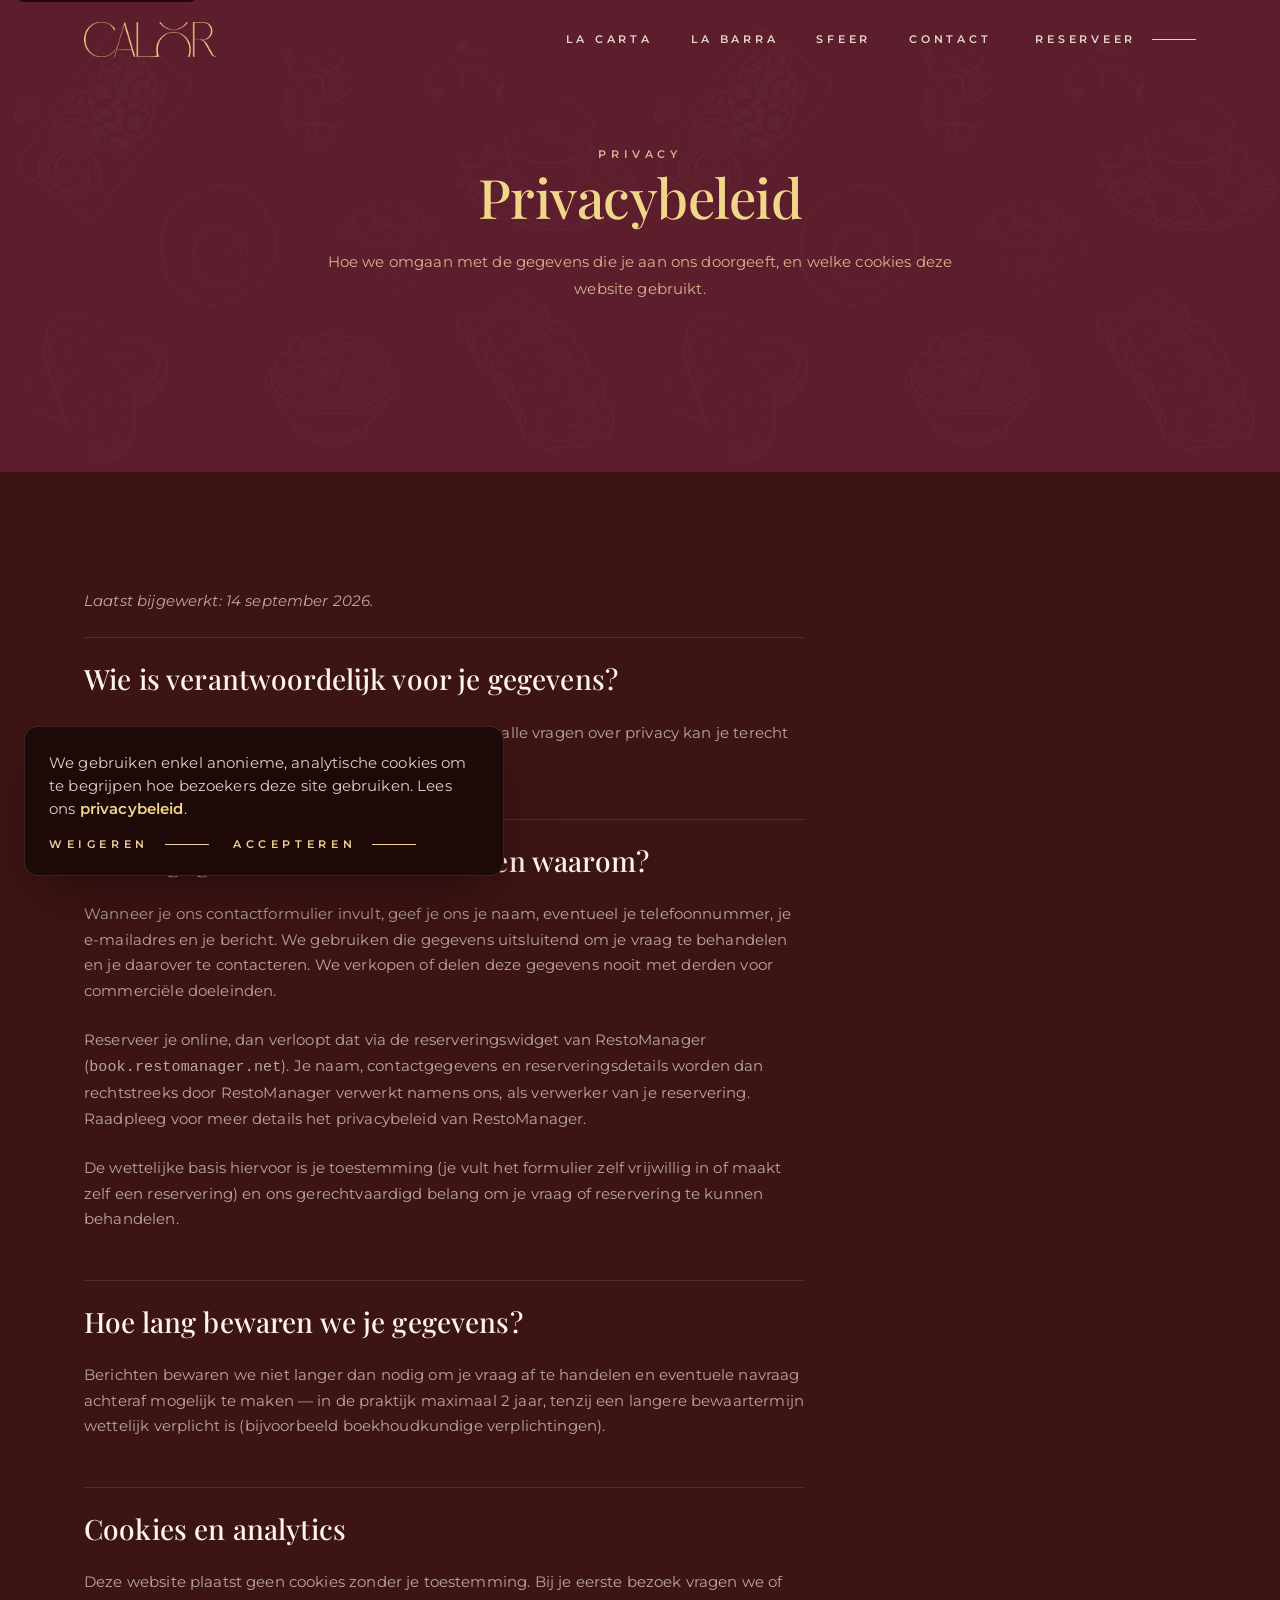
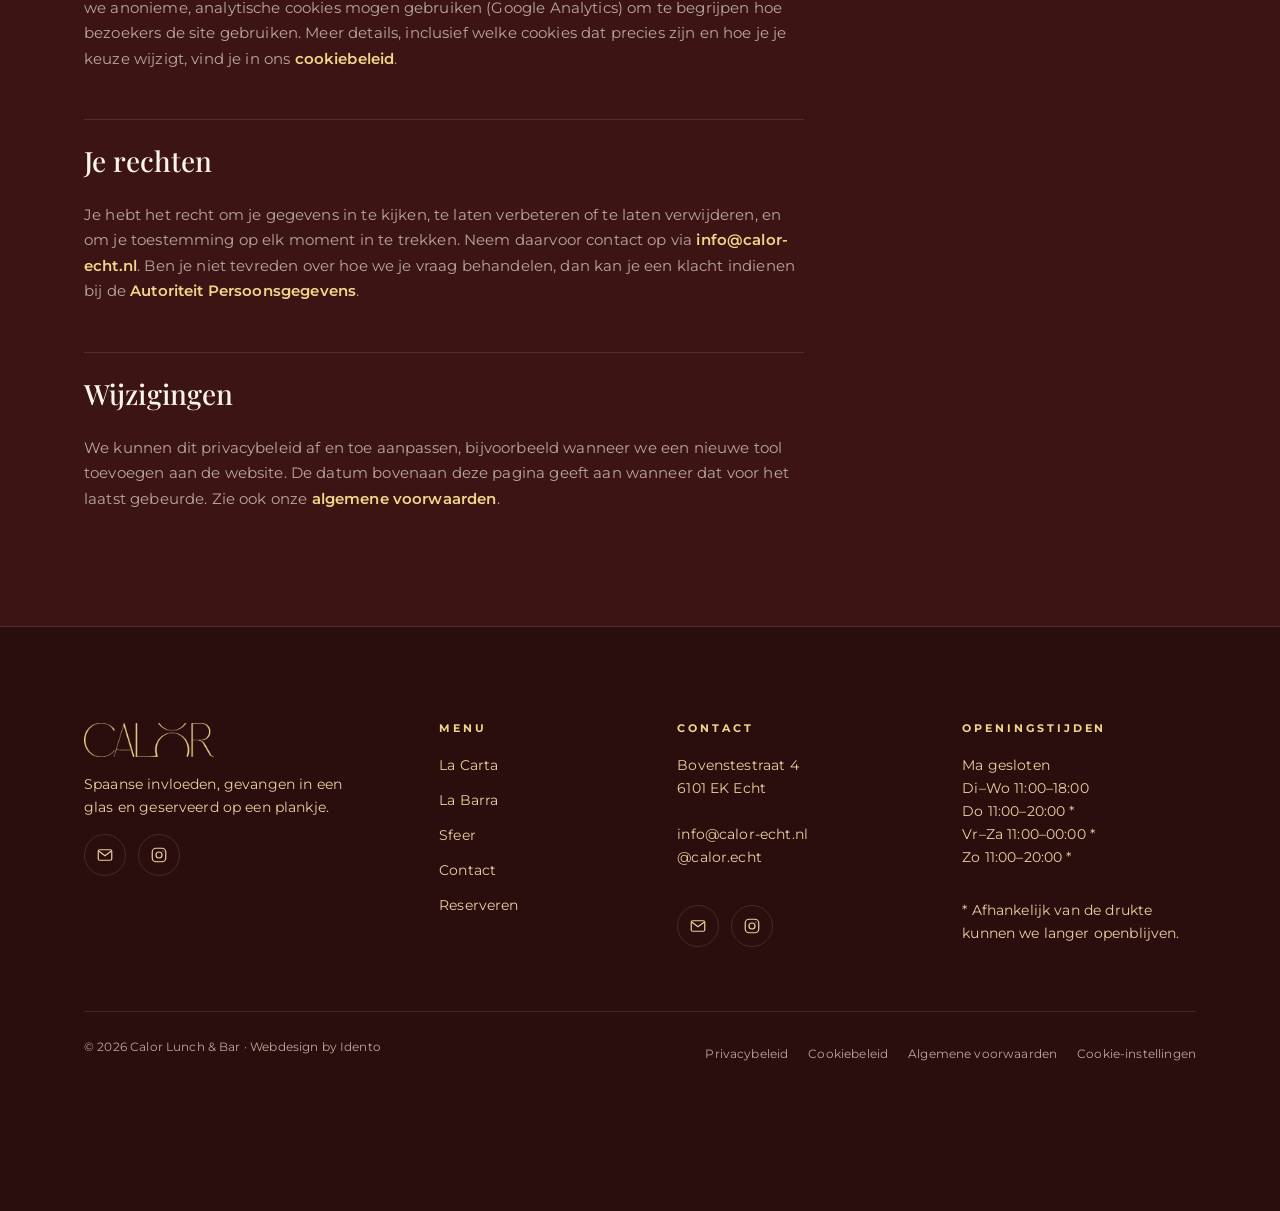
<file: privacy/index.html>
<!--
  LET OP: deze tekst is een technisch correcte, generieke basis (GDPR-proof
  qua structuur en inhoud) maar geen juridisch advies. Laat ze naleggen door
  de klant of iemand die daarin thuis is voor de site definitief live gaat,
  zeker bij nieuwe tools die gegevens verzamelen.
-->
<!DOCTYPE html>
<html lang="nl">
<head>
  <meta charset="utf-8">
  <meta name="viewport" content="width=device-width, initial-scale=1">
  <title>Privacybeleid | Calor Lunch &amp; Bar</title>
  <meta name="description" content="Hoe Calor Lunch &amp; Bar omgaat met je gegevens: contactformulier, reserveringen en cookies.">
  <meta name="robots" content="noindex, follow">
  <link rel="canonical" href="https://calor-echt.nl/privacy/">
  <meta name="theme-color" content="#3D1414">

    <link rel="icon" href="../assets/img/calor-fav.png" type="image/png">
  <link rel="apple-touch-icon" href="../assets/img/apple-touch-icon.png">
  <link rel="manifest" href="../site.webmanifest">

  <link rel="preconnect" href="https://fonts.googleapis.com">
  <link rel="preconnect" href="https://fonts.gstatic.com" crossorigin>
  <link rel="preload" as="style" href="https://fonts.googleapis.com/css2?family=Playfair+Display:ital,wght@0,400;0,500;0,600;0,700;1,400;1,500;1,600&family=Montserrat:wght@300;400;500;600;700&family=Monoton&display=swap">
  <link href="https://fonts.googleapis.com/css2?family=Playfair+Display:ital,wght@0,400;0,500;0,600;0,700;1,400;1,500;1,600&family=Montserrat:wght@300;400;500;600;700&family=Monoton&display=swap" rel="stylesheet" media="print" onload="this.media='all'">
  <noscript><link href="https://fonts.googleapis.com/css2?family=Playfair+Display:ital,wght@0,400;0,500;0,600;0,700;1,400;1,500;1,600&family=Montserrat:wght@300;400;500;600;700&family=Monoton&display=swap" rel="stylesheet"></noscript>

  <link rel="stylesheet" href="../assets/css/brand.css">
  <link rel="stylesheet" href="../assets/css/layout.css">
  <link rel="stylesheet" href="../assets/css/components.css">
  <link rel="stylesheet" href="../assets/css/pages/legal.css">
<script type="application/ld+json">
{
  "@context":"https://schema.org",
  "@type":"BreadcrumbList",
  "itemListElement":[
    {"@type":"ListItem","position":1,"name":"Home","item":"https://calor-echt.nl/"},
    {"@type":"ListItem","position":2,"name":"Privacybeleid","item":"https://calor-echt.nl/privacy/"}
  ]
}
</script>
</head>
<body>

<a class="skip-link" href="#main">Ga naar de inhoud</a>

<!-- ========== HEADER ========== -->
<header class="hdr" id="hdr">
  <div class="wrap hdr__in">
    <a class="hdr__logo" href="../" aria-label="Calor — naar de homepage">
      <img src="../assets/img/Calor-text-logo-yellow.png" alt="Calor Lunch &amp; Bar" width="132" height="35">
    </a>

    <button class="burger" id="burger" aria-expanded="false" aria-controls="nav" aria-label="Menu openen">
      <span></span><span></span><span></span>
    </button>

    <nav class="hdr-nav" id="nav">
      <a href="../la-carta/">La Carta</a>
      <a href="../la-barra/">La Barra</a>
      <a href="../sfeer/">Sfeer</a>
      <a href="../contact/">Contact</a>
      <a class="btn" href="../reserveren/">Reserveer</a>
    </nav>
  </div>
</header>

<main id="main">

<!-- ========== INTRO ========== -->
<section class="sec sec--card page-intro">
  <div class="botanic" aria-hidden="true"></div>
  <div class="wrap">
    <div class="carta__head reveal">
      <p class="eyebrow eyebrow--sand">Privacy</p>
      <h1 class="stitle">Privacybeleid</h1>
      <p style="margin-top:18px">Hoe we omgaan met de gegevens die je aan ons doorgeeft, en welke cookies deze website gebruikt.</p>
    </div>
  </div>
</section>

<!-- ========== BELEID ========== -->
<section class="sec">
  <div class="wrap">
    <div class="prose reveal">
      <p><em>Laatst bijgewerkt: 14 september 2026.</em></p>

      <h2>Wie is verantwoordelijk voor je gegevens?</h2>
      <!-- Ondernemingsnummer (KvK) hier nog aanvullen indien gewenst. -->
      <p>Calor Lunch &amp; Bar, Bovenstestraat 4, 6101 EK Echt. Voor alle vragen over privacy kan je terecht op <a href="mailto:info@calor-echt.nl">info@calor-echt.nl</a>.</p>

      <h2>Welke gegevens verzamelen we, en waarom?</h2>
      <p>Wanneer je ons contactformulier invult, geef je ons je naam, eventueel je telefoonnummer, je e-mailadres en je bericht. We gebruiken die gegevens uitsluitend om je vraag te behandelen en je daarover te contacteren. We verkopen of delen deze gegevens nooit met derden voor commerciële doeleinden.</p>
      <p>Reserveer je online, dan verloopt dat via de reserveringswidget van RestoManager (<code>book.restomanager.net</code>). Je naam, contactgegevens en reserveringsdetails worden dan rechtstreeks door RestoManager verwerkt namens ons, als verwerker van je reservering. Raadpleeg voor meer details het privacybeleid van RestoManager.</p>
      <p>De wettelijke basis hiervoor is je toestemming (je vult het formulier zelf vrijwillig in of maakt zelf een reservering) en ons gerechtvaardigd belang om je vraag of reservering te kunnen behandelen.</p>

      <h2>Hoe lang bewaren we je gegevens?</h2>
      <p>Berichten bewaren we niet langer dan nodig om je vraag af te handelen en eventuele navraag achteraf mogelijk te maken — in de praktijk maximaal 2 jaar, tenzij een langere bewaartermijn wettelijk verplicht is (bijvoorbeeld boekhoudkundige verplichtingen).</p>

      <h2>Cookies en analytics</h2>
      <p>Deze website plaatst geen cookies zonder je toestemming. Bij je eerste bezoek vragen we of we anonieme, analytische cookies mogen gebruiken (Google Analytics) om te begrijpen hoe bezoekers de site gebruiken. Meer details, inclusief welke cookies dat precies zijn en hoe je je keuze wijzigt, vind je in ons <a href="../cookiebeleid/">cookiebeleid</a>.</p>

      <h2>Je rechten</h2>
      <p>Je hebt het recht om je gegevens in te kijken, te laten verbeteren of te laten verwijderen, en om je toestemming op elk moment in te trekken. Neem daarvoor contact op via <a href="mailto:info@calor-echt.nl">info@calor-echt.nl</a>. Ben je niet tevreden over hoe we je vraag behandelen, dan kan je een klacht indienen bij de <a href="https://www.autoriteitpersoonsgegevens.nl/" target="_blank" rel="noopener">Autoriteit Persoonsgegevens</a>.</p>

      <h2>Wijzigingen</h2>
      <p>We kunnen dit privacybeleid af en toe aanpassen, bijvoorbeeld wanneer we een nieuwe tool toevoegen aan de website. De datum bovenaan deze pagina geeft aan wanneer dat voor het laatst gebeurde. Zie ook onze <a href="../voorwaarden/">algemene voorwaarden</a>.</p>
    </div>
  </div>
</section>

</main>

<!-- ========== FOOTER ========== -->
<footer class="ftr">
  <div class="wrap">
    <div class="ftr__grid">
      <div class="ftr__brand">
        <a href="../" aria-label="Calor — naar de homepage">
          <img src="../assets/img/Calor-text-logo-yellow.png" alt="Calor Lunch &amp; Bar" width="130" height="34" loading="lazy">
        </a>
        <p class="ftr__tagline">Spaanse invloeden, gevangen in een glas en geserveerd op een plankje.</p>
        <div class="icon-links ftr__social">
          <a class="icon-link" href="mailto:info@calor-echt.nl" aria-label="Mail ons">
            <svg viewBox="0 0 24 24" fill="none" stroke="currentColor" stroke-width="1.6" aria-hidden="true"><rect x="3" y="5" width="18" height="14" rx="2"/><path d="m4 7 8 6 8-6"/></svg>
          </a>
          <a class="icon-link" href="https://www.instagram.com/calor.echt/" target="_blank" rel="noopener" aria-label="Volg ons op Instagram">
            <svg viewBox="0 0 24 24" fill="none" stroke="currentColor" stroke-width="1.6" aria-hidden="true"><rect x="3" y="3" width="18" height="18" rx="5"/><circle cx="12" cy="12" r="4"/><circle cx="17.3" cy="6.7" r="0.75" fill="currentColor" stroke="none"/></svg>
          </a>
        </div>
      </div>

      <div>
        <h4 class="ftr__title">Menu</h4>
        <nav class="ftr__nav" aria-label="Footer">
          <a href="../la-carta/">La Carta</a>
          <a href="../la-barra/">La Barra</a>
          <a href="../sfeer/">Sfeer</a>
          <a href="../contact/">Contact</a>
          <a href="../reserveren/">Reserveren</a>
        </nav>
      </div>

      <div>
        <h4 class="ftr__title">Contact</h4>
        <div class="ftr__contact">
          <p>Bovenstestraat 4<br>6101 EK Echt</p>
          <p>
            <a href="mailto:info@calor-echt.nl">info@calor-echt.nl</a><br>
            <a href="https://www.instagram.com/calor.echt/" target="_blank" rel="noopener">@calor.echt</a>
          </p>
          <div class="icon-links">
            <a class="icon-link" href="mailto:info@calor-echt.nl" aria-label="Mail ons">
              <svg viewBox="0 0 24 24" fill="none" stroke="currentColor" stroke-width="1.6" aria-hidden="true"><rect x="3" y="5" width="18" height="14" rx="2"/><path d="m4 7 8 6 8-6"/></svg>
            </a>
            <a class="icon-link" href="https://www.instagram.com/calor.echt/" target="_blank" rel="noopener" aria-label="Volg ons op Instagram">
              <svg viewBox="0 0 24 24" fill="none" stroke="currentColor" stroke-width="1.6" aria-hidden="true"><rect x="3" y="3" width="18" height="18" rx="5"/><circle cx="12" cy="12" r="4"/><circle cx="17.3" cy="6.7" r="0.75" fill="currentColor" stroke="none"/></svg>
            </a>
          </div>
        </div>
      </div>

      <div class="ftr__col--hours">
        <h4 class="ftr__title">Openingstijden</h4>
        <div class="ftr__contact">
          <p>Ma gesloten<br>Di&ndash;Wo 11:00&ndash;18:00<br>Do 11:00&ndash;20:00 *<br>Vr&ndash;Za 11:00&ndash;00:00 *<br>Zo 11:00&ndash;20:00 *</p>
          <p class="hours-note">* Afhankelijk van de drukte kunnen we langer openblijven.</p>
        </div>
      </div>
    </div>

    <div class="ftr__bottom">
      <p>&copy; <span id="yr">2026</span> Calor Lunch &amp; Bar &middot; <a href="https://idento.be/" target="_blank" rel="noopener">Webdesign by Idento</a></p>
      <nav class="ftr__legal" aria-label="Juridisch">
        <a href="./" aria-current="page">Privacybeleid</a>
        <a href="../cookiebeleid/">Cookiebeleid</a>
        <a href="../voorwaarden/">Algemene voorwaarden</a>
        <button type="button" data-cookie-settings>Cookie-instellingen</button>
      </nav>
    </div>
  </div>
</footer>

<script src="../assets/js/cookie-consent.js" data-privacy-url="./" defer></script>
<script src="../assets/js/analytics.js" defer></script>
<script src="../assets/js/site.js" defer></script>
<script src="../assets/js/site-ui.js" defer></script>
</body>
</html>
</file>
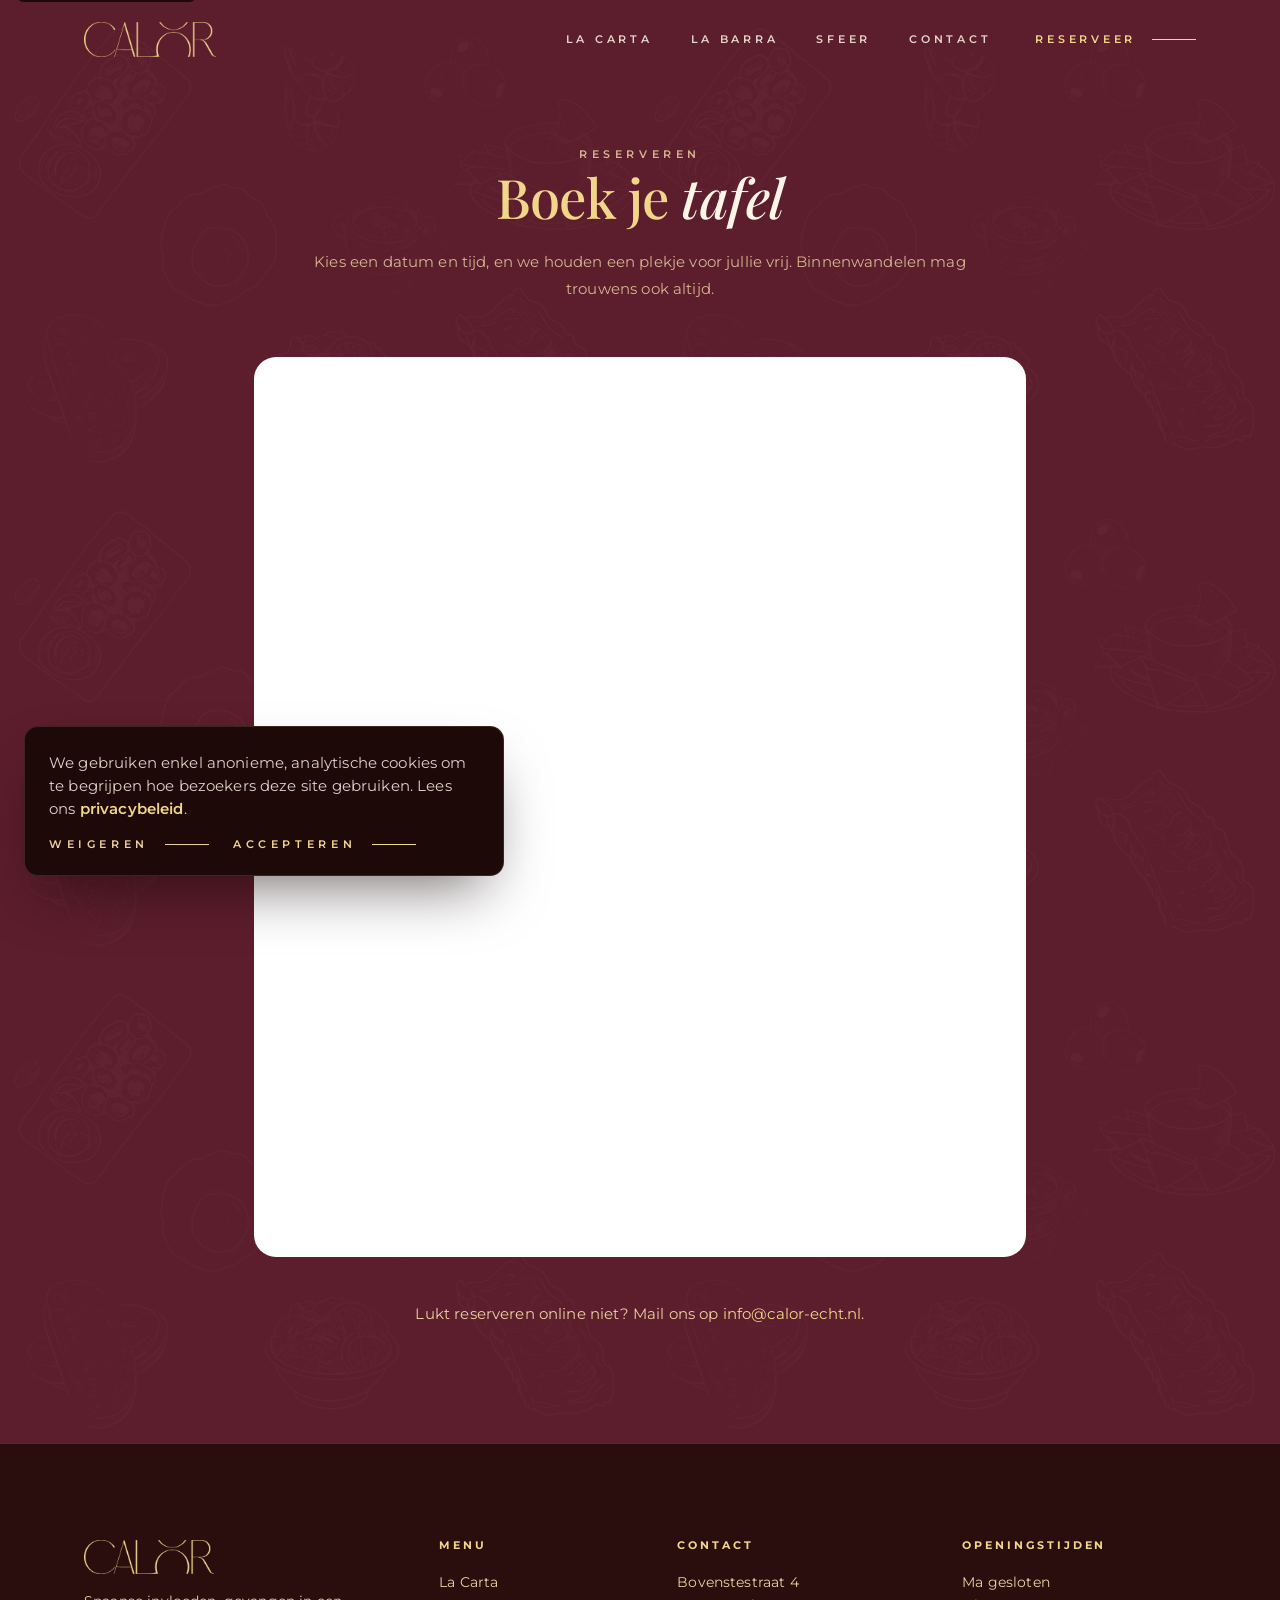
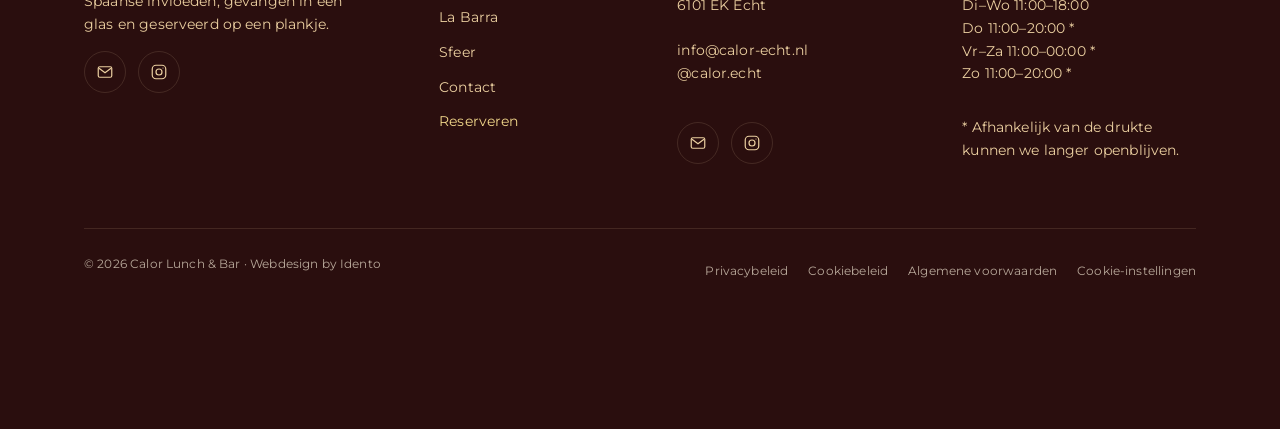
<file: reserveren/index.html>
<!DOCTYPE html>
<html lang="nl">
<head>
<meta charset="utf-8">
<meta name="viewport" content="width=device-width, initial-scale=1">
<title>Reserveren | Calor Lunch &amp; Bar</title>
<meta name="description" content="Reserveer online een tafel bij Calor Lunch &amp; Bar in Echt.">
<meta name="robots" content="index, follow">
<link rel="canonical" href="https://calor-echt.nl/reserveren/">
<meta name="theme-color" content="#3D1414">

<!-- Open Graph -->
<meta property="og:type" content="website">
<meta property="og:site_name" content="Calor Lunch &amp; Bar">
<meta property="og:locale" content="nl_NL">
<meta property="og:title" content="Reserveren | Calor Lunch &amp; Bar">
<meta property="og:description" content="Reserveer online een tafel bij Calor Lunch &amp; Bar in Echt.">
<meta property="og:url" content="https://calor-echt.nl/reserveren/">
<meta property="og:image" content="https://calor-echt.nl/assets/img/og-image.jpg">
<meta property="og:image:width" content="1200">
<meta property="og:image:height" content="628">

<!-- Twitter/X -->
<meta name="twitter:card" content="summary_large_image">
<meta name="twitter:title" content="Reserveren | Calor Lunch &amp; Bar">
<meta name="twitter:description" content="Reserveer online een tafel bij Calor Lunch &amp; Bar in Echt.">
<meta name="twitter:image" content="https://calor-echt.nl/assets/img/og-image.jpg">

<!-- Favicons -->
<link rel="icon" href="../assets/img/calor-fav.png" type="image/png">
<link rel="apple-touch-icon" href="../assets/img/apple-touch-icon.png">
<link rel="manifest" href="../site.webmanifest">

<!-- Fonts: preconnect + non-blocking load (print-media trick), met noscript-fallback -->
<link rel="preconnect" href="https://fonts.googleapis.com">
<link rel="preconnect" href="https://fonts.gstatic.com" crossorigin>
<link rel="preload" as="style" href="https://fonts.googleapis.com/css2?family=Playfair+Display:ital,wght@0,400;0,500;0,600;0,700;1,400;1,500;1,600&family=Montserrat:wght@300;400;500;600;700&family=Monoton&display=swap">
<link href="https://fonts.googleapis.com/css2?family=Playfair+Display:ital,wght@0,400;0,500;0,600;0,700;1,400;1,500;1,600&family=Montserrat:wght@300;400;500;600;700&family=Monoton&display=swap" rel="stylesheet" media="print" onload="this.media='all'">
<noscript><link href="https://fonts.googleapis.com/css2?family=Playfair+Display:ital,wght@0,400;0,500;0,600;0,700;1,400;1,500;1,600&family=Montserrat:wght@300;400;500;600;700&family=Monoton&display=swap" rel="stylesheet"></noscript>

<!-- Volgorde is belangrijk: brand → layout → components → pagina -->
<link rel="stylesheet" href="../assets/css/brand.css">
<link rel="stylesheet" href="../assets/css/layout.css">
<link rel="stylesheet" href="../assets/css/components.css">
<link rel="stylesheet" href="../assets/css/pages/reserveren.css">
<script type="application/ld+json">
{
  "@context":"https://schema.org",
  "@type":"BreadcrumbList",
  "itemListElement":[
    {"@type":"ListItem","position":1,"name":"Home","item":"https://calor-echt.nl/"},
    {"@type":"ListItem","position":2,"name":"Reserveren","item":"https://calor-echt.nl/reserveren/"}
  ]
}
</script>
</head>
<body>

<a class="skip-link" href="#main">Ga naar de inhoud</a>

<!-- ========== HEADER ========== -->
<header class="hdr" id="hdr">
  <div class="wrap hdr__in">
    <a class="hdr__logo" href="../" aria-label="Calor — naar de homepage">
      <img src="../assets/img/Calor-text-logo-yellow.png" alt="Calor Lunch &amp; Bar" width="132" height="35">
    </a>

    <button class="burger" id="burger" aria-expanded="false" aria-controls="nav" aria-label="Menu openen">
      <span></span><span></span><span></span>
    </button>

    <nav class="hdr-nav" id="nav">
      <a href="../la-carta/">La Carta</a>
      <a href="../la-barra/">La Barra</a>
      <a href="../sfeer/">Sfeer</a>
      <a href="../contact/">Contact</a>
      <a class="btn" href="./" aria-current="page">Reserveer</a>
    </nav>
  </div>
</header>

<main id="main">

<!-- ========== RESERVEREN ========== -->
<section class="sec sec--card page-intro">
  <div class="botanic" aria-hidden="true"></div>
  <div class="wrap" style="max-width:900px">
    <div class="carta__head reveal">
      <p class="eyebrow eyebrow--sand">Reserveren</p>
      <h1 class="stitle">Boek je <em>tafel</em></h1>
      <p style="margin-top:18px">Kies een datum en tijd, en we houden een plekje voor jullie vrij. Binnenwandelen mag trouwens ook altijd.</p>
    </div>

    <div class="restomanager-container reveal">
      <iframe title="RestoManager" src="https://book.restomanager.net/reservations/6a560065063dec41c209df8c?primaryColor=%23F1D68A&secondaryColor=%23FFFFF&backgroundColor=%235B1C2B" frameborder="0" class="restomanager-iframe"></iframe>
    </div>

    <p class="reserve-fallback">Lukt reserveren online niet? Mail ons op <a href="mailto:info@calor-echt.nl?subject=Reservering%20Calor">info@calor-echt.nl</a>.</p>
  </div>
</section>

</main>

<!-- ========== FOOTER ========== -->
<footer class="ftr">
  <div class="wrap">
    <div class="ftr__grid">
      <div class="ftr__brand">
        <a href="../" aria-label="Calor — naar de homepage">
          <img src="../assets/img/Calor-text-logo-yellow.png" alt="Calor Lunch &amp; Bar" width="130" height="34" loading="lazy">
        </a>
        <p class="ftr__tagline">Spaanse invloeden, gevangen in een glas en geserveerd op een plankje.</p>
        <div class="icon-links ftr__social">
          <a class="icon-link" href="mailto:info@calor-echt.nl" aria-label="Mail ons">
            <svg viewBox="0 0 24 24" fill="none" stroke="currentColor" stroke-width="1.6" aria-hidden="true"><rect x="3" y="5" width="18" height="14" rx="2"/><path d="m4 7 8 6 8-6"/></svg>
          </a>
          <a class="icon-link" href="https://www.instagram.com/calor.echt/" target="_blank" rel="noopener" aria-label="Volg ons op Instagram">
            <svg viewBox="0 0 24 24" fill="none" stroke="currentColor" stroke-width="1.6" aria-hidden="true"><rect x="3" y="3" width="18" height="18" rx="5"/><circle cx="12" cy="12" r="4"/><circle cx="17.3" cy="6.7" r="0.75" fill="currentColor" stroke="none"/></svg>
          </a>
        </div>
      </div>

      <div>
        <h4 class="ftr__title">Menu</h4>
        <nav class="ftr__nav" aria-label="Footer">
          <a href="../la-carta/">La Carta</a>
          <a href="../la-barra/">La Barra</a>
          <a href="../sfeer/">Sfeer</a>
          <a href="../contact/">Contact</a>
          <a href="./" aria-current="page">Reserveren</a>
        </nav>
      </div>

      <div>
        <h4 class="ftr__title">Contact</h4>
        <div class="ftr__contact">
          <p>Bovenstestraat 4<br>6101 EK Echt</p>
          <p>
            <a href="mailto:info@calor-echt.nl">info@calor-echt.nl</a><br>
            <a href="https://www.instagram.com/calor.echt/" target="_blank" rel="noopener">@calor.echt</a>
          </p>
          <div class="icon-links">
            <a class="icon-link" href="mailto:info@calor-echt.nl" aria-label="Mail ons">
              <svg viewBox="0 0 24 24" fill="none" stroke="currentColor" stroke-width="1.6" aria-hidden="true"><rect x="3" y="5" width="18" height="14" rx="2"/><path d="m4 7 8 6 8-6"/></svg>
            </a>
            <a class="icon-link" href="https://www.instagram.com/calor.echt/" target="_blank" rel="noopener" aria-label="Volg ons op Instagram">
              <svg viewBox="0 0 24 24" fill="none" stroke="currentColor" stroke-width="1.6" aria-hidden="true"><rect x="3" y="3" width="18" height="18" rx="5"/><circle cx="12" cy="12" r="4"/><circle cx="17.3" cy="6.7" r="0.75" fill="currentColor" stroke="none"/></svg>
            </a>
          </div>
        </div>
      </div>

      <div class="ftr__col--hours">
        <h4 class="ftr__title">Openingstijden</h4>
        <div class="ftr__contact">
          <p>Ma gesloten<br>Di&ndash;Wo 11:00&ndash;18:00<br>Do 11:00&ndash;20:00 *<br>Vr&ndash;Za 11:00&ndash;00:00 *<br>Zo 11:00&ndash;20:00 *</p>
          <p class="hours-note">* Afhankelijk van de drukte kunnen we langer openblijven.</p>
        </div>
      </div>
    </div>

    <div class="ftr__bottom">
      <p>&copy; <span id="yr">2026</span> Calor Lunch &amp; Bar &middot; <a href="https://idento.be/" target="_blank" rel="noopener">Webdesign by Idento</a></p>
      <nav class="ftr__legal" aria-label="Juridisch">
        <a href="../privacy/">Privacybeleid</a>
        <a href="../cookiebeleid/">Cookiebeleid</a>
        <a href="../voorwaarden/">Algemene voorwaarden</a>
        <button type="button" data-cookie-settings>Cookie-instellingen</button>
      </nav>
    </div>
  </div>
</footer>

<script src="../assets/js/cookie-consent.js" data-privacy-url="../privacy/" defer></script>
<script src="../assets/js/analytics.js" defer></script>
<script src="../assets/js/site.js" defer></script>
<script src="../assets/js/site-ui.js" defer></script>
<script src="../assets/js/reservation-widget.js" defer></script>
</body>
</html>
</file>
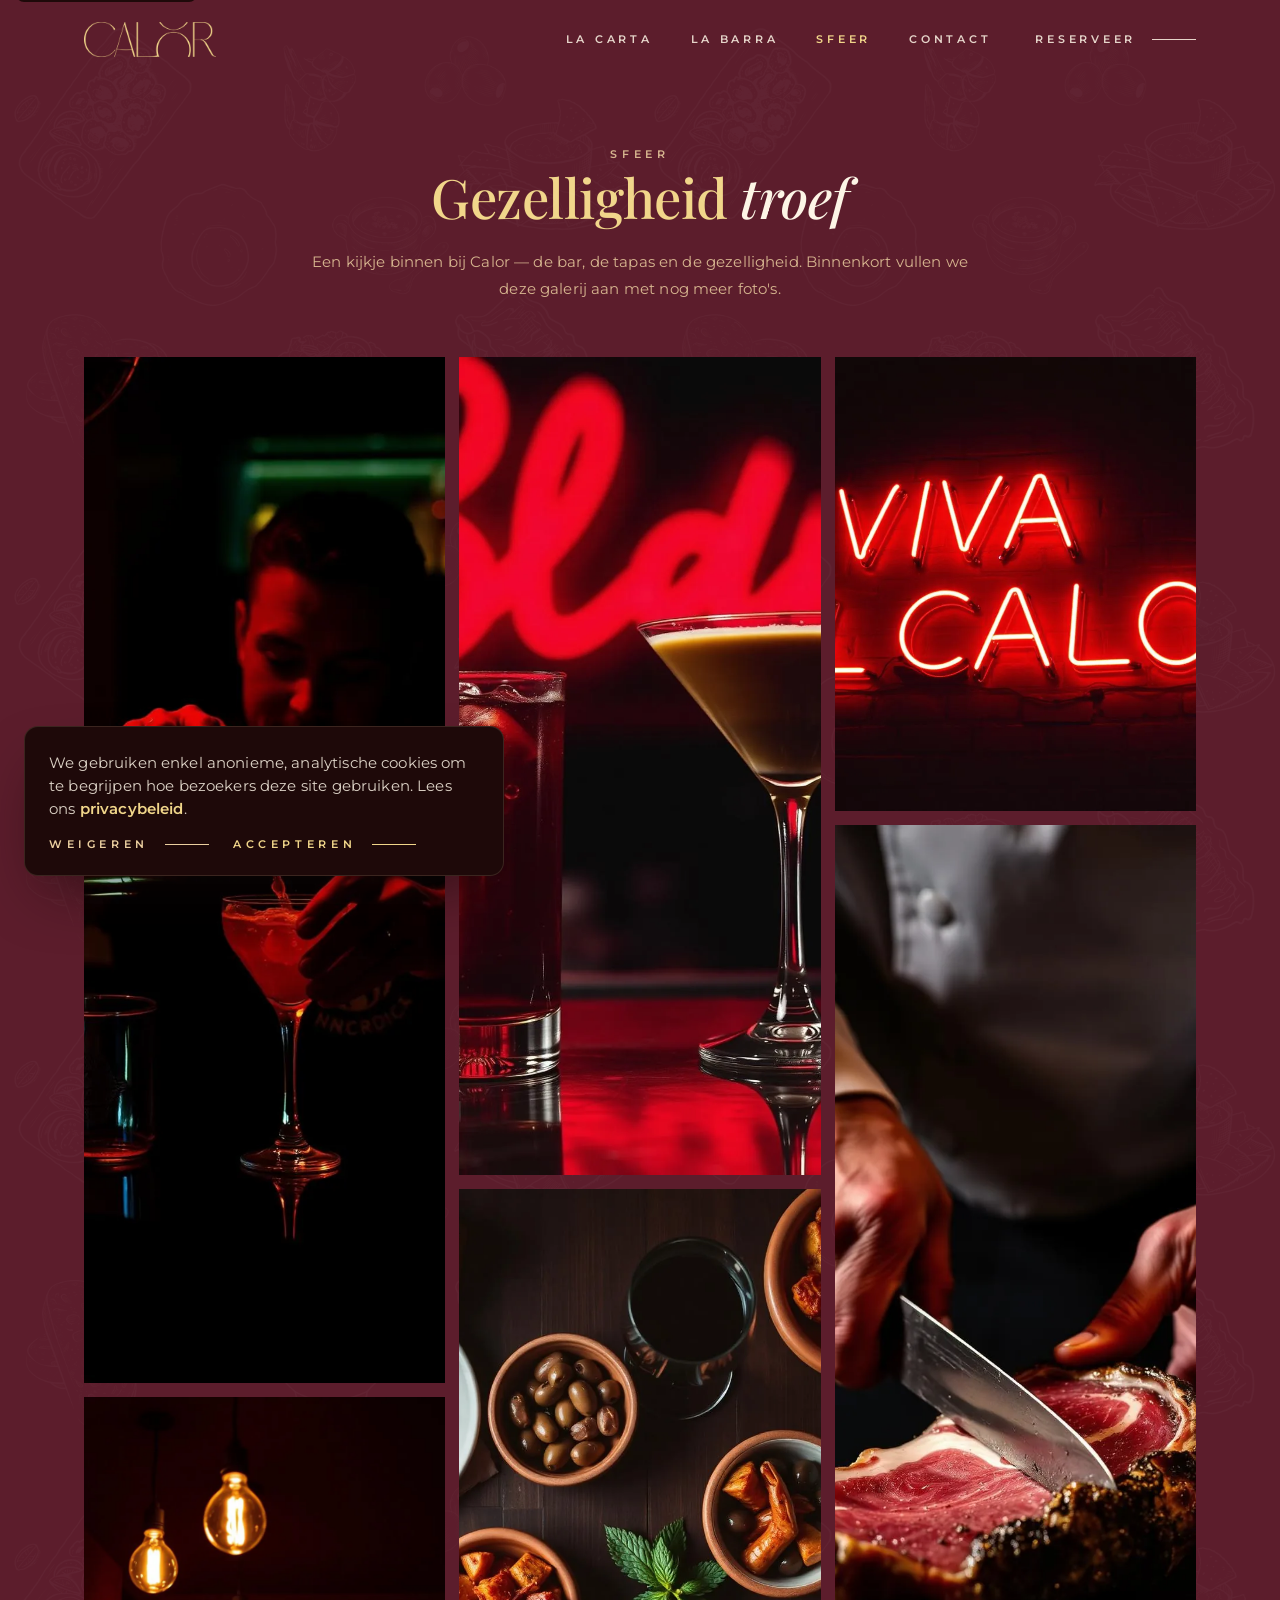
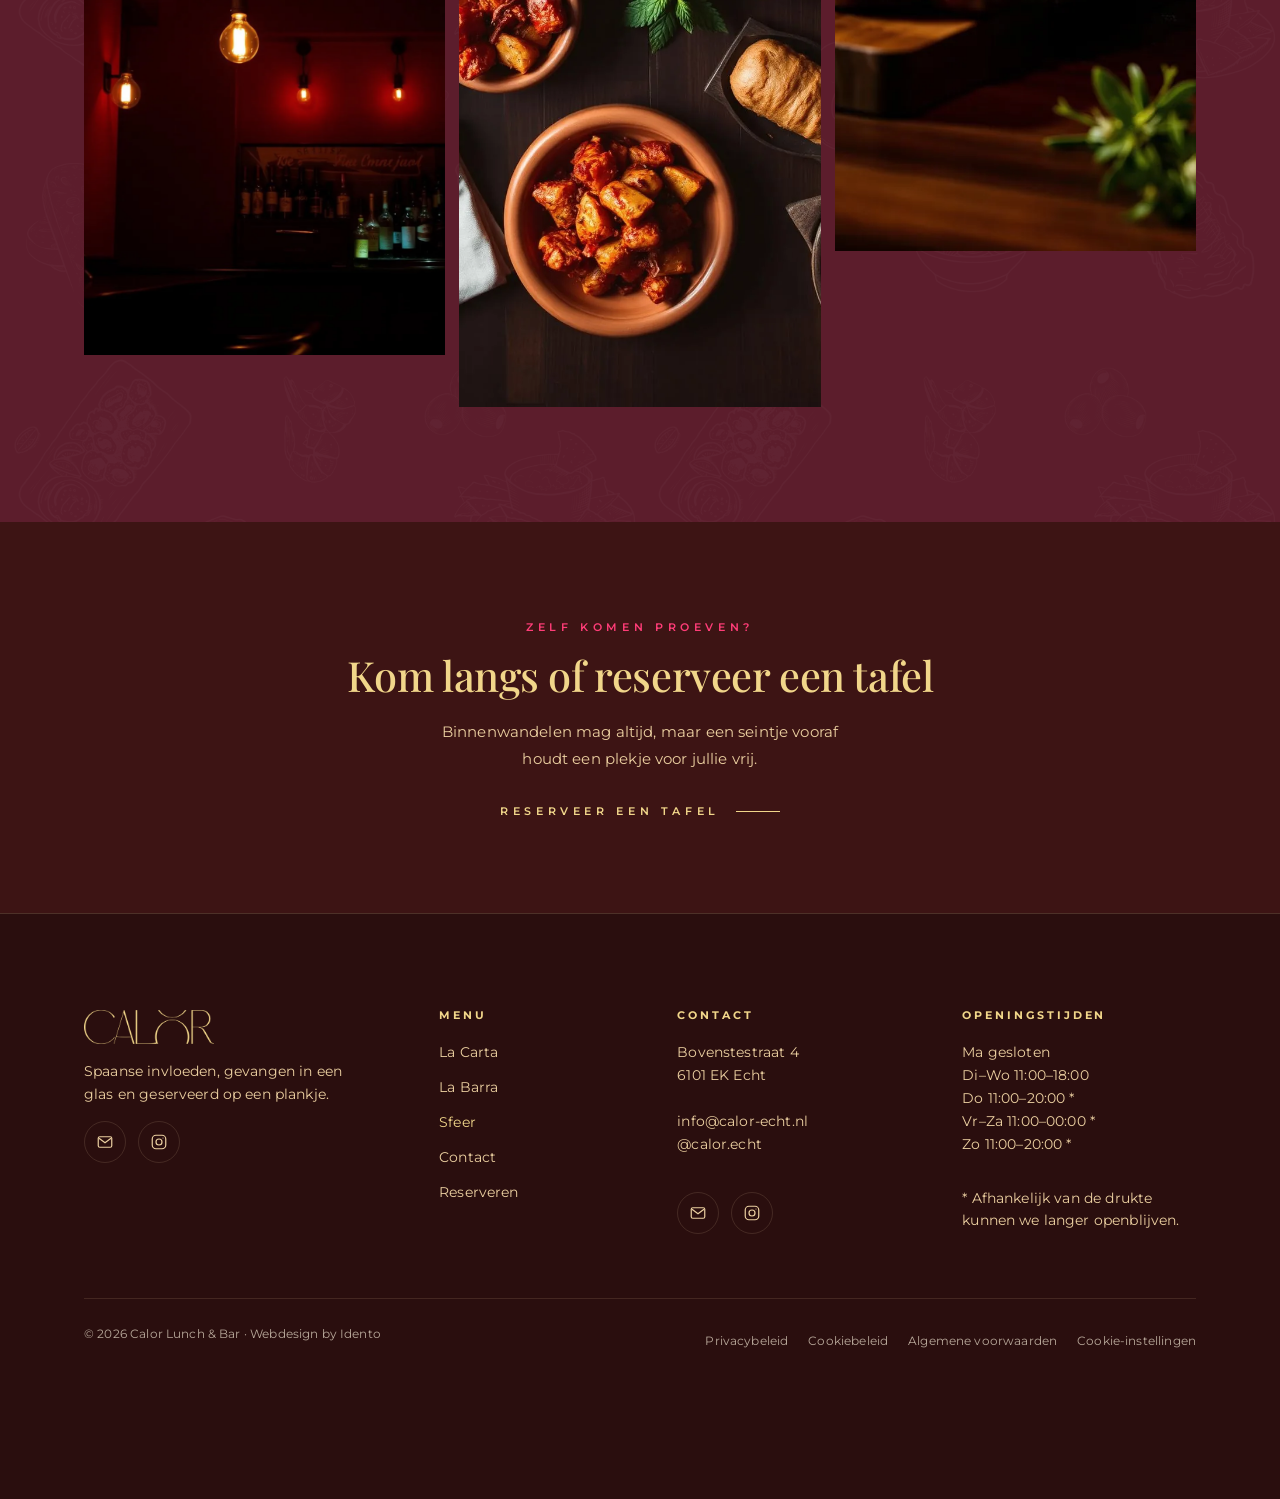
<file: sfeer/index.html>
<!DOCTYPE html>
<html lang="nl">
<head>
<meta charset="utf-8">
<meta name="viewport" content="width=device-width, initial-scale=1">
<title>Sfeer — foto's van Calor | Calor Lunch &amp; Bar</title>
<meta name="description" content="Een kijkje binnen bij Calor in Echt: sfeerbeelden van de bar, de tapas en de gezelligheid.">
<meta name="robots" content="index, follow">
<link rel="canonical" href="https://calor-echt.nl/sfeer/">
<meta name="theme-color" content="#3D1414">

<!-- Open Graph -->
<meta property="og:type" content="website">
<meta property="og:site_name" content="Calor Lunch &amp; Bar">
<meta property="og:locale" content="nl_NL">
<meta property="og:title" content="Sfeer — foto's van Calor | Calor Lunch &amp; Bar">
<meta property="og:description" content="Een kijkje binnen bij Calor in Echt: sfeerbeelden van de bar, de tapas en de gezelligheid.">
<meta property="og:url" content="https://calor-echt.nl/sfeer/">
<meta property="og:image" content="https://calor-echt.nl/assets/img/og-image.jpg">
<meta property="og:image:width" content="1200">
<meta property="og:image:height" content="628">

<!-- Twitter/X -->
<meta name="twitter:card" content="summary_large_image">
<meta name="twitter:title" content="Sfeer — foto's van Calor | Calor Lunch &amp; Bar">
<meta name="twitter:description" content="Een kijkje binnen bij Calor in Echt: sfeerbeelden van de bar, de tapas en de gezelligheid.">
<meta name="twitter:image" content="https://calor-echt.nl/assets/img/og-image.jpg">

<!-- Favicons -->
<link rel="icon" href="../assets/img/calor-fav.png" type="image/png">
<link rel="apple-touch-icon" href="../assets/img/apple-touch-icon.png">
<link rel="manifest" href="../site.webmanifest">

<!-- Fonts: preconnect + non-blocking load (print-media trick), met noscript-fallback -->
<link rel="preconnect" href="https://fonts.googleapis.com">
<link rel="preconnect" href="https://fonts.gstatic.com" crossorigin>
<link rel="preload" as="style" href="https://fonts.googleapis.com/css2?family=Playfair+Display:ital,wght@0,400;0,500;0,600;0,700;1,400;1,500;1,600&family=Montserrat:wght@300;400;500;600;700&family=Monoton&display=swap">
<link href="https://fonts.googleapis.com/css2?family=Playfair+Display:ital,wght@0,400;0,500;0,600;0,700;1,400;1,500;1,600&family=Montserrat:wght@300;400;500;600;700&family=Monoton&display=swap" rel="stylesheet" media="print" onload="this.media='all'">
<noscript><link href="https://fonts.googleapis.com/css2?family=Playfair+Display:ital,wght@0,400;0,500;0,600;0,700;1,400;1,500;1,600&family=Montserrat:wght@300;400;500;600;700&family=Monoton&display=swap" rel="stylesheet"></noscript>

<!-- Volgorde is belangrijk: brand → layout → components → pagina -->
<link rel="stylesheet" href="../assets/css/brand.css">
<link rel="stylesheet" href="../assets/css/layout.css">
<link rel="stylesheet" href="../assets/css/components.css">
<script type="application/ld+json">
{
  "@context":"https://schema.org",
  "@type":"BreadcrumbList",
  "itemListElement":[
    {"@type":"ListItem","position":1,"name":"Home","item":"https://calor-echt.nl/"},
    {"@type":"ListItem","position":2,"name":"Sfeer","item":"https://calor-echt.nl/sfeer/"}
  ]
}
</script>
</head>
<body>

<a class="skip-link" href="#main">Ga naar de inhoud</a>

<!-- ========== HEADER ========== -->
<header class="hdr" id="hdr">
  <div class="wrap hdr__in">
    <a class="hdr__logo" href="../" aria-label="Calor — naar de homepage">
      <img src="../assets/img/Calor-text-logo-yellow.png" alt="Calor Lunch &amp; Bar" width="132" height="35">
    </a>

    <button class="burger" id="burger" aria-expanded="false" aria-controls="nav" aria-label="Menu openen">
      <span></span><span></span><span></span>
    </button>

    <nav class="hdr-nav" id="nav">
      <a href="../la-carta/">La Carta</a>
      <a href="../la-barra/">La Barra</a>
      <a href="./" aria-current="page">Sfeer</a>
      <a href="../contact/">Contact</a>
      <a class="btn" href="../reserveren/">Reserveer</a>
    </nav>
  </div>
</header>

<main id="main">

<!-- ========== SFEER ========== -->
<section class="sec sec--card page-intro">
  <div class="botanic" aria-hidden="true"></div>
  <div class="wrap">
    <div class="carta__head reveal">
      <p class="eyebrow eyebrow--sand">Sfeer</p>
      <h1 class="stitle">Gezelligheid <em>troef</em></h1>
      <p style="margin-top:18px">Een kijkje binnen bij Calor — de bar, de tapas en de gezelligheid. Binnenkort vullen we deze galerij aan met nog meer foto's.</p>
    </div>

    <div class="gallery reveal">
      <figure class="g1"><picture><source srcset="../assets/img/bartender.webp" type="image/webp"><img src="../assets/img/bartender.jpg" alt="Barman aan het werk bij Calor" width="1200" height="1500" loading="lazy"></picture></figure>
      <figure class="g2"><picture><source srcset="../assets/img/cocktails.webp" type="image/webp"><img src="../assets/img/cocktails.jpg" alt="Cocktails onder het neonlicht" width="1400" height="1400" loading="lazy"></picture></figure>
      <figure class="g3"><picture><source srcset="../assets/img/neon-viva.webp" type="image/webp"><img src="../assets/img/neon-viva.jpg" alt="Neonbord Viva el Calor" width="1600" height="900" loading="lazy"></picture></figure>
      <figure class="g4"><picture><source srcset="../assets/img/jamon.webp" type="image/webp"><img src="../assets/img/jamon.jpg" alt="Jamón serrano wordt gesneden" width="1200" height="1500" loading="lazy"></picture></figure>
      <figure class="g5"><picture><source srcset="../assets/img/tapas-spread.webp" type="image/webp"><img src="../assets/img/tapas-spread.jpg" alt="Tapas om te delen" width="1400" height="1400" loading="lazy"></picture></figure>
      <figure class="g6"><picture><source srcset="../assets/img/hero-interior-1.webp" type="image/webp"><img src="../assets/img/hero-interior-1.jpg" alt="Het interieur van Calor in de avond" width="1920" height="1280" loading="lazy"></picture></figure>
    </div>
  </div>
</section>

<!-- ========== CTA ========== -->
<section class="sec" style="padding-block:clamp(56px,7vw,96px)">
  <div class="wrap" style="text-align:center">
    <p class="eyebrow" style="display:inline-block">Zelf komen proeven?</p>
    <h2 class="stitle" style="font-size:clamp(1.8rem,3.4vw,2.6rem);margin-top:10px">Kom langs of reserveer een tafel</h2>
    <p style="margin:18px auto 0;max-width:44ch;color:var(--sand-500)">Binnenwandelen mag altijd, maar een seintje vooraf houdt een plekje voor jullie vrij.</p>
    <a class="btn" style="margin-top:28px" href="../reserveren/">Reserveer een tafel</a>
  </div>
</section>

</main>

<!-- ========== FOOTER ========== -->
<footer class="ftr">
  <div class="wrap">
    <div class="ftr__grid">
      <div class="ftr__brand">
        <a href="../" aria-label="Calor — naar de homepage">
          <img src="../assets/img/Calor-text-logo-yellow.png" alt="Calor Lunch &amp; Bar" width="130" height="34" loading="lazy">
        </a>
        <p class="ftr__tagline">Spaanse invloeden, gevangen in een glas en geserveerd op een plankje.</p>
        <div class="icon-links ftr__social">
          <a class="icon-link" href="mailto:info@calor-echt.nl" aria-label="Mail ons">
            <svg viewBox="0 0 24 24" fill="none" stroke="currentColor" stroke-width="1.6" aria-hidden="true"><rect x="3" y="5" width="18" height="14" rx="2"/><path d="m4 7 8 6 8-6"/></svg>
          </a>
          <a class="icon-link" href="https://www.instagram.com/calor.echt/" target="_blank" rel="noopener" aria-label="Volg ons op Instagram">
            <svg viewBox="0 0 24 24" fill="none" stroke="currentColor" stroke-width="1.6" aria-hidden="true"><rect x="3" y="3" width="18" height="18" rx="5"/><circle cx="12" cy="12" r="4"/><circle cx="17.3" cy="6.7" r="0.75" fill="currentColor" stroke="none"/></svg>
          </a>
        </div>
      </div>

      <div>
        <h4 class="ftr__title">Menu</h4>
        <nav class="ftr__nav" aria-label="Footer">
          <a href="../la-carta/">La Carta</a>
          <a href="../la-barra/">La Barra</a>
          <a href="./" aria-current="page">Sfeer</a>
          <a href="../contact/">Contact</a>
          <a href="../reserveren/">Reserveren</a>
        </nav>
      </div>

      <div>
        <h4 class="ftr__title">Contact</h4>
        <div class="ftr__contact">
          <p>Bovenstestraat 4<br>6101 EK Echt</p>
          <p>
            <a href="mailto:info@calor-echt.nl">info@calor-echt.nl</a><br>
            <a href="https://www.instagram.com/calor.echt/" target="_blank" rel="noopener">@calor.echt</a>
          </p>
          <div class="icon-links">
            <a class="icon-link" href="mailto:info@calor-echt.nl" aria-label="Mail ons">
              <svg viewBox="0 0 24 24" fill="none" stroke="currentColor" stroke-width="1.6" aria-hidden="true"><rect x="3" y="5" width="18" height="14" rx="2"/><path d="m4 7 8 6 8-6"/></svg>
            </a>
            <a class="icon-link" href="https://www.instagram.com/calor.echt/" target="_blank" rel="noopener" aria-label="Volg ons op Instagram">
              <svg viewBox="0 0 24 24" fill="none" stroke="currentColor" stroke-width="1.6" aria-hidden="true"><rect x="3" y="3" width="18" height="18" rx="5"/><circle cx="12" cy="12" r="4"/><circle cx="17.3" cy="6.7" r="0.75" fill="currentColor" stroke="none"/></svg>
            </a>
          </div>
        </div>
      </div>

      <div class="ftr__col--hours">
        <h4 class="ftr__title">Openingstijden</h4>
        <div class="ftr__contact">
          <p>Ma gesloten<br>Di&ndash;Wo 11:00&ndash;18:00<br>Do 11:00&ndash;20:00 *<br>Vr&ndash;Za 11:00&ndash;00:00 *<br>Zo 11:00&ndash;20:00 *</p>
          <p class="hours-note">* Afhankelijk van de drukte kunnen we langer openblijven.</p>
        </div>
      </div>
    </div>

    <div class="ftr__bottom">
      <p>&copy; <span id="yr">2026</span> Calor Lunch &amp; Bar &middot; <a href="https://idento.be/" target="_blank" rel="noopener">Webdesign by Idento</a></p>
      <nav class="ftr__legal" aria-label="Juridisch">
        <a href="../privacy/">Privacybeleid</a>
        <a href="../cookiebeleid/">Cookiebeleid</a>
        <a href="../voorwaarden/">Algemene voorwaarden</a>
        <button type="button" data-cookie-settings>Cookie-instellingen</button>
      </nav>
    </div>
  </div>
</footer>

<script src="../assets/js/cookie-consent.js" data-privacy-url="../privacy/" defer></script>
<script src="../assets/js/analytics.js" defer></script>
<script src="../assets/js/site.js" defer></script>
<script src="../assets/js/site-ui.js" defer></script>
<script src="../assets/js/reservation-widget.js" defer></script>
</body>
</html>
</file>
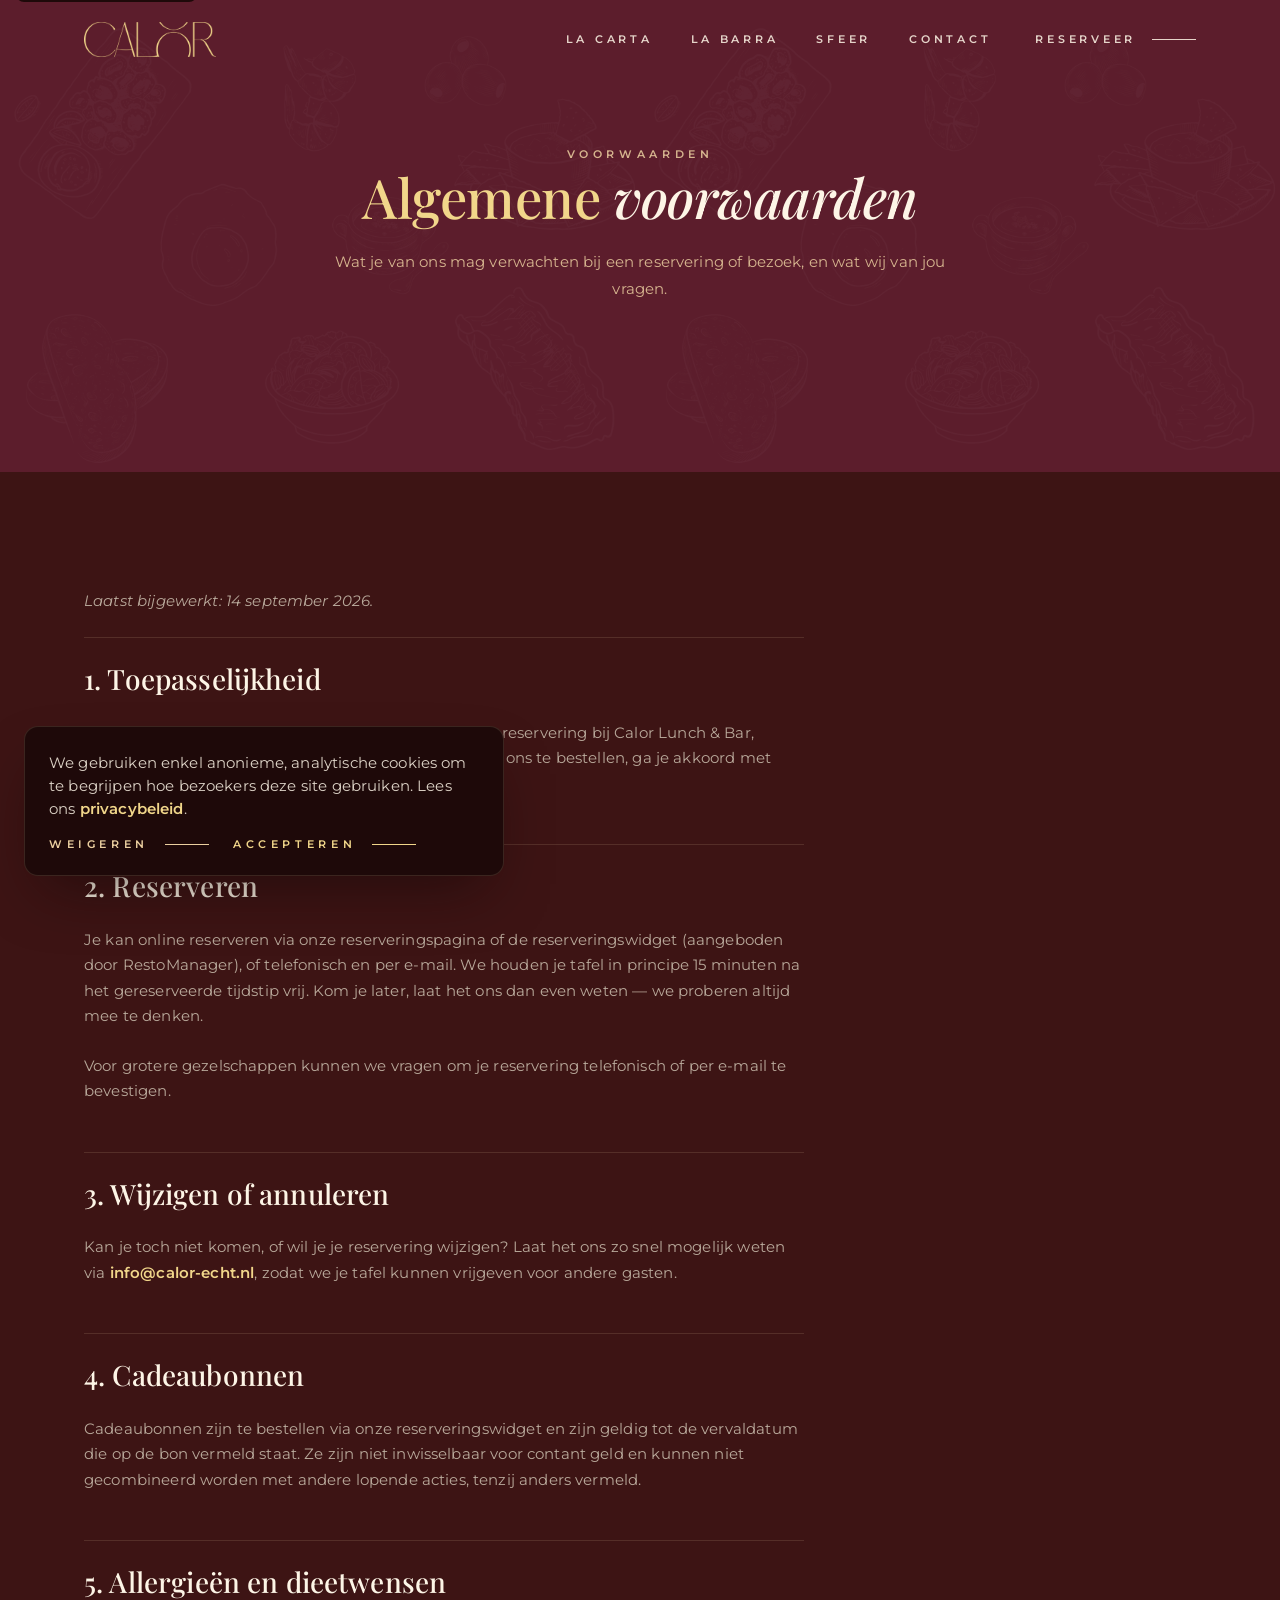
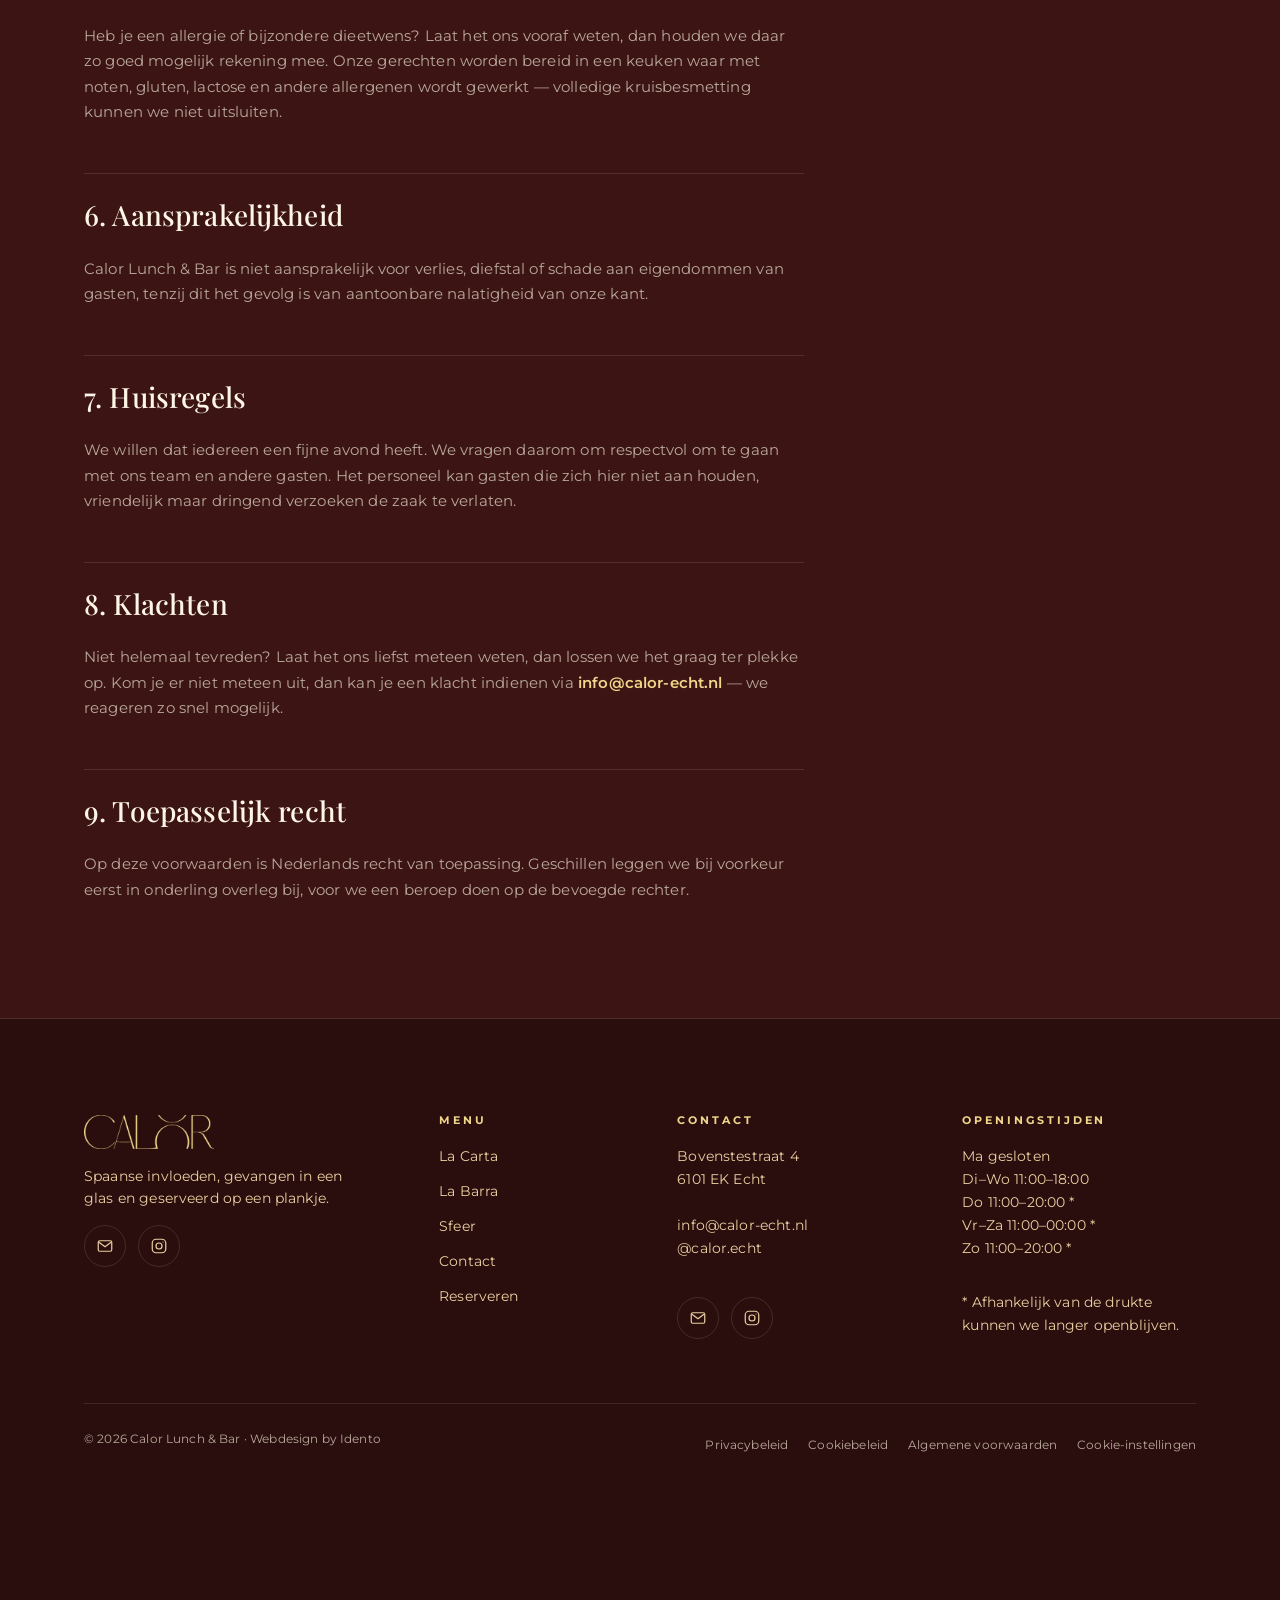
<file: voorwaarden/index.html>
<!--
  LET OP: dit is een algemene, redelijke basis voor een horecazaak met
  onlinereservering — geen juridisch advies. De klant kent zijn eigen
  reserverings-, annulerings- en cadeaubonbeleid het best: laat deze
  voorwaarden naleggen (en waar nodig aanscherpen) voor de site definitief
  live gaat.
-->
<!DOCTYPE html>
<html lang="nl">
<head>
<meta charset="utf-8">
<meta name="viewport" content="width=device-width, initial-scale=1">
<title>Algemene voorwaarden | Calor Lunch &amp; Bar</title>
<meta name="description" content="Algemene voorwaarden van Calor Lunch &amp; Bar in Echt: reserveringen, cadeaubonnen en aansprakelijkheid.">
<meta name="robots" content="noindex, follow">
<link rel="canonical" href="https://calor-echt.nl/voorwaarden/">
<meta name="theme-color" content="#3D1414">

<!-- Favicons -->
<link rel="icon" href="../assets/img/calor-fav.png" type="image/png">
<link rel="apple-touch-icon" href="../assets/img/apple-touch-icon.png">
<link rel="manifest" href="../site.webmanifest">

<!-- Fonts: preconnect + non-blocking load (print-media trick), met noscript-fallback -->
<link rel="preconnect" href="https://fonts.googleapis.com">
<link rel="preconnect" href="https://fonts.gstatic.com" crossorigin>
<link rel="preload" as="style" href="https://fonts.googleapis.com/css2?family=Playfair+Display:ital,wght@0,400;0,500;0,600;0,700;1,400;1,500;1,600&family=Montserrat:wght@300;400;500;600;700&family=Monoton&display=swap">
<link href="https://fonts.googleapis.com/css2?family=Playfair+Display:ital,wght@0,400;0,500;0,600;0,700;1,400;1,500;1,600&family=Montserrat:wght@300;400;500;600;700&family=Monoton&display=swap" rel="stylesheet" media="print" onload="this.media='all'">
<noscript><link href="https://fonts.googleapis.com/css2?family=Playfair+Display:ital,wght@0,400;0,500;0,600;0,700;1,400;1,500;1,600&family=Montserrat:wght@300;400;500;600;700&family=Monoton&display=swap" rel="stylesheet"></noscript>

<!-- Volgorde is belangrijk: brand → layout → components → pagina -->
<link rel="stylesheet" href="../assets/css/brand.css">
<link rel="stylesheet" href="../assets/css/layout.css">
<link rel="stylesheet" href="../assets/css/components.css">
<link rel="stylesheet" href="../assets/css/pages/legal.css">
<script type="application/ld+json">
{
  "@context":"https://schema.org",
  "@type":"BreadcrumbList",
  "itemListElement":[
    {"@type":"ListItem","position":1,"name":"Home","item":"https://calor-echt.nl/"},
    {"@type":"ListItem","position":2,"name":"Algemene voorwaarden","item":"https://calor-echt.nl/voorwaarden/"}
  ]
}
</script>
</head>
<body>

<a class="skip-link" href="#main">Ga naar de inhoud</a>

<!-- ========== HEADER ========== -->
<header class="hdr" id="hdr">
  <div class="wrap hdr__in">
    <a class="hdr__logo" href="../" aria-label="Calor — naar de homepage">
      <img src="../assets/img/Calor-text-logo-yellow.png" alt="Calor Lunch &amp; Bar" width="132" height="35">
    </a>

    <button class="burger" id="burger" aria-expanded="false" aria-controls="nav" aria-label="Menu openen">
      <span></span><span></span><span></span>
    </button>

    <nav class="hdr-nav" id="nav">
      <a href="../la-carta/">La Carta</a>
      <a href="../la-barra/">La Barra</a>
      <a href="../sfeer/">Sfeer</a>
      <a href="../contact/">Contact</a>
      <a class="btn" href="../reserveren/">Reserveer</a>
    </nav>
  </div>
</header>

<main id="main">

<!-- ========== INTRO ========== -->
<section class="sec sec--card page-intro">
  <div class="botanic" aria-hidden="true"></div>
  <div class="wrap">
    <div class="carta__head reveal">
      <p class="eyebrow eyebrow--sand">Voorwaarden</p>
      <h1 class="stitle">Algemene <em>voorwaarden</em></h1>
      <p style="margin-top:18px">Wat je van ons mag verwachten bij een reservering of bezoek, en wat wij van jou vragen.</p>
    </div>
  </div>
</section>

<!-- ========== VOORWAARDEN ========== -->
<section class="sec">
  <div class="wrap">
    <div class="prose reveal">
      <p><em>Laatst bijgewerkt: 14 september 2026.</em></p>

      <h2>1. Toepasselijkheid</h2>
      <p>Deze voorwaarden gelden voor elk bezoek aan en elke reservering bij Calor Lunch &amp; Bar, Bovenstestraat 4, 6101 EK Echt. Door te reserveren of bij ons te bestellen, ga je akkoord met deze voorwaarden.</p>

      <h2>2. Reserveren</h2>
      <p>Je kan online reserveren via onze reserveringspagina of de reserveringswidget (aangeboden door RestoManager), of telefonisch en per e-mail. We houden je tafel in principe 15 minuten na het gereserveerde tijdstip vrij. Kom je later, laat het ons dan even weten — we proberen altijd mee te denken.</p>
      <p>Voor grotere gezelschappen kunnen we vragen om je reservering telefonisch of per e-mail te bevestigen.</p>

      <h2>3. Wijzigen of annuleren</h2>
      <p>Kan je toch niet komen, of wil je je reservering wijzigen? Laat het ons zo snel mogelijk weten via <a href="mailto:info@calor-echt.nl">info@calor-echt.nl</a>, zodat we je tafel kunnen vrijgeven voor andere gasten.</p>

      <h2>4. Cadeaubonnen</h2>
      <p>Cadeaubonnen zijn te bestellen via onze reserveringswidget en zijn geldig tot de vervaldatum die op de bon vermeld staat. Ze zijn niet inwisselbaar voor contant geld en kunnen niet gecombineerd worden met andere lopende acties, tenzij anders vermeld.</p>

      <h2>5. Allergieën en dieetwensen</h2>
      <p>Heb je een allergie of bijzondere dieetwens? Laat het ons vooraf weten, dan houden we daar zo goed mogelijk rekening mee. Onze gerechten worden bereid in een keuken waar met noten, gluten, lactose en andere allergenen wordt gewerkt — volledige kruisbesmetting kunnen we niet uitsluiten.</p>

      <h2>6. Aansprakelijkheid</h2>
      <p>Calor Lunch &amp; Bar is niet aansprakelijk voor verlies, diefstal of schade aan eigendommen van gasten, tenzij dit het gevolg is van aantoonbare nalatigheid van onze kant.</p>

      <h2>7. Huisregels</h2>
      <p>We willen dat iedereen een fijne avond heeft. We vragen daarom om respectvol om te gaan met ons team en andere gasten. Het personeel kan gasten die zich hier niet aan houden, vriendelijk maar dringend verzoeken de zaak te verlaten.</p>

      <h2>8. Klachten</h2>
      <p>Niet helemaal tevreden? Laat het ons liefst meteen weten, dan lossen we het graag ter plekke op. Kom je er niet meteen uit, dan kan je een klacht indienen via <a href="mailto:info@calor-echt.nl">info@calor-echt.nl</a> — we reageren zo snel mogelijk.</p>

      <h2>9. Toepasselijk recht</h2>
      <p>Op deze voorwaarden is Nederlands recht van toepassing. Geschillen leggen we bij voorkeur eerst in onderling overleg bij, voor we een beroep doen op de bevoegde rechter.</p>
    </div>
  </div>
</section>

</main>

<!-- ========== FOOTER ========== -->
<footer class="ftr">
  <div class="wrap">
    <div class="ftr__grid">
      <div class="ftr__brand">
        <a href="../" aria-label="Calor — naar de homepage">
          <img src="../assets/img/Calor-text-logo-yellow.png" alt="Calor Lunch &amp; Bar" width="130" height="34" loading="lazy">
        </a>
        <p class="ftr__tagline">Spaanse invloeden, gevangen in een glas en geserveerd op een plankje.</p>
        <div class="icon-links ftr__social">
          <a class="icon-link" href="mailto:info@calor-echt.nl" aria-label="Mail ons">
            <svg viewBox="0 0 24 24" fill="none" stroke="currentColor" stroke-width="1.6" aria-hidden="true"><rect x="3" y="5" width="18" height="14" rx="2"/><path d="m4 7 8 6 8-6"/></svg>
          </a>
          <a class="icon-link" href="https://www.instagram.com/calor.echt/" target="_blank" rel="noopener" aria-label="Volg ons op Instagram">
            <svg viewBox="0 0 24 24" fill="none" stroke="currentColor" stroke-width="1.6" aria-hidden="true"><rect x="3" y="3" width="18" height="18" rx="5"/><circle cx="12" cy="12" r="4"/><circle cx="17.3" cy="6.7" r="0.75" fill="currentColor" stroke="none"/></svg>
          </a>
        </div>
      </div>

      <div>
        <h4 class="ftr__title">Menu</h4>
        <nav class="ftr__nav" aria-label="Footer">
          <a href="../la-carta/">La Carta</a>
          <a href="../la-barra/">La Barra</a>
          <a href="../sfeer/">Sfeer</a>
          <a href="../contact/">Contact</a>
          <a href="../reserveren/">Reserveren</a>
        </nav>
      </div>

      <div>
        <h4 class="ftr__title">Contact</h4>
        <div class="ftr__contact">
          <p>Bovenstestraat 4<br>6101 EK Echt</p>
          <p>
            <a href="mailto:info@calor-echt.nl">info@calor-echt.nl</a><br>
            <a href="https://www.instagram.com/calor.echt/" target="_blank" rel="noopener">@calor.echt</a>
          </p>
          <div class="icon-links">
            <a class="icon-link" href="mailto:info@calor-echt.nl" aria-label="Mail ons">
              <svg viewBox="0 0 24 24" fill="none" stroke="currentColor" stroke-width="1.6" aria-hidden="true"><rect x="3" y="5" width="18" height="14" rx="2"/><path d="m4 7 8 6 8-6"/></svg>
            </a>
            <a class="icon-link" href="https://www.instagram.com/calor.echt/" target="_blank" rel="noopener" aria-label="Volg ons op Instagram">
              <svg viewBox="0 0 24 24" fill="none" stroke="currentColor" stroke-width="1.6" aria-hidden="true"><rect x="3" y="3" width="18" height="18" rx="5"/><circle cx="12" cy="12" r="4"/><circle cx="17.3" cy="6.7" r="0.75" fill="currentColor" stroke="none"/></svg>
            </a>
          </div>
        </div>
      </div>

      <div class="ftr__col--hours">
        <h4 class="ftr__title">Openingstijden</h4>
        <div class="ftr__contact">
          <p>Ma gesloten<br>Di&ndash;Wo 11:00&ndash;18:00<br>Do 11:00&ndash;20:00 *<br>Vr&ndash;Za 11:00&ndash;00:00 *<br>Zo 11:00&ndash;20:00 *</p>
          <p class="hours-note">* Afhankelijk van de drukte kunnen we langer openblijven.</p>
        </div>
      </div>
    </div>

    <div class="ftr__bottom">
      <p>&copy; <span id="yr">2026</span> Calor Lunch &amp; Bar &middot; <a href="https://idento.be/" target="_blank" rel="noopener">Webdesign by Idento</a></p>
      <nav class="ftr__legal" aria-label="Juridisch">
        <a href="../privacy/">Privacybeleid</a>
        <a href="../cookiebeleid/">Cookiebeleid</a>
        <a href="./" aria-current="page">Algemene voorwaarden</a>
        <button type="button" data-cookie-settings>Cookie-instellingen</button>
      </nav>
    </div>
  </div>
</footer>

<script src="../assets/js/cookie-consent.js" data-privacy-url="../privacy/" defer></script>
<script src="../assets/js/analytics.js" defer></script>
<script src="../assets/js/site.js" defer></script>
<script src="../assets/js/site-ui.js" defer></script>
</body>
</html>
</file>
<file: assets/css/brand.css>
/* ==========================================================================
   brand.css — de merkbasis van de site (Calor Lunch & Bar, Echt)
   Enige plek waar kleuren, fonts, spacing en radii gedefinieerd worden.
   Wijzig hier en de hele site volgt. Bevat GEEN component- of paginastijlen.

   Huisstijl Calor: donker, warm Spaans interieur — bordeaux/wijnrood als
   basis, zand/crème voor kaarten en tekst, goud als accent, felroze/neon
   voor de "Viva el Calor"-sfeer. Type: Playfair Display (kop) + Montserrat
   (body) + Monoton (neon-opschrift).
   ========================================================================== */

:root {
  color-scheme: dark;

  /* — Palette — */
  --wine-950:    #1e0909;
  --wine-900:    #2A0E0E;
  --wine-800:    #3D1414;
  --wine-700:    #4A1A1A;
  --wine-card:   #5B1C2B;
  --wine-card-d: #431320;
  --gold-600:    #d9b562;
  --gold-500:    #F1D68A;
  --sand-600:    #d8b986;
  --sand-500:    #EBCFA0;
  --sand-400:    #F3E0BC;
  --sand-dim:    rgba(235, 207, 160, 0.18);
  --hairline-soft: rgba(235, 207, 160, 0.13);
  --rose-500:    #FF3D78;
  --cream-050:   #FDF5E6;
  --muted-400:   #B8A89A;

  --bg: var(--wine-800);
  --surface: var(--wine-card);
  --surface-subtle: var(--wine-card-d);
  --surface-raised: var(--wine-700);
  --text: var(--muted-400);
  --text-muted: var(--muted-400);
  --border: rgba(235, 207, 160, 0.14);
  --accent: var(--gold-500);
  --accent-ink: var(--gold-500);
  --brand: var(--rose-500);

  /* — Rollen op de diepste ondergrond (header/footer/page-header/info-card) — */
  --inverse-bg: var(--wine-900);
  --inverse-bg-strong: var(--wine-950);
  --inverse-text: var(--cream-050);
  --inverse-text-emphasis: var(--cream-050);
  --inverse-text-muted: var(--sand-500);
  --inverse-text-soft: var(--muted-400);
  --inverse-text-dim: rgba(253, 245, 230, 0.6);
  --inverse-text-bright: rgba(253, 245, 230, 0.85);
  --accent-inverse: var(--gold-500);

  /* — Extra tekst-/decoratierol — */
  --text-strong: var(--cream-050);
  --muted-accent: var(--sand-500);

  /* — Status (formulier- en meldingsfeedback) — */
  --success: #6f8f5c;
  --success-strong: #8fae7a;
  --success-veil: rgba(111, 143, 92, 0.14);
  --danger: var(--rose-500);
  --danger-strong: #ff6d97;
  --danger-veil: rgba(255, 61, 120, 0.12);
  --danger-veil-soft: rgba(255, 61, 120, 0.07);
  --danger-ring: rgba(255, 61, 120, 0.35);

  /* — Doorschijnende laagjes op de donkere ondergrond (nav-blur, randjes, hover) — */
  --inverse-veil-nav: rgba(42, 14, 14, 0.94);
  --inverse-border-soft: rgba(235, 207, 160, 0.4);
  --inverse-underline: rgba(235, 207, 160, 0.35);
  --inverse-hover: rgba(235, 207, 160, 0.1);
  --inverse-hairline: rgba(235, 207, 160, 0.13);
  --hairline: rgba(235, 207, 160, 0.13);

  /* — Decoratieve gloed/schaduw rond de accentkleur — */
  --accent-veil: rgba(241, 214, 138, 0.28);
  --accent-veil-strong: rgba(255, 61, 120, 0.5);
  --accent-shadow: rgba(0, 0, 0, 0.45);
  --accent-shadow-strong: rgba(0, 0, 0, 0.55);
  --accent-ring: rgba(241, 214, 138, 0.35);
  --brand-veil: rgba(255, 61, 120, 0.4);
  --sheen: rgba(255, 255, 255, 0.35);

  /* — Type scale — */
  --font-display: "Playfair Display", Georgia, serif;
  --font-body: "Montserrat", -apple-system, BlinkMacSystemFont, "Segoe UI", sans-serif;
  --font-neon: "Monoton", "Playfair Display", cursive;

  --fs-eyebrow: 0.6875rem;
  --fs-small: 0.9375rem;
  --fs-body: 0.9375rem;
  --fs-lead: 1.0625rem;
  --fs-h3: clamp(1.375rem, 1.1rem + 1.1vw, 1.75rem);
  --fs-h2: clamp(2rem, 1.5rem + 2.2vw, 3.4rem);
  --fs-h1: clamp(2.75rem, 1.9rem + 3.8vw, 4.75rem);

  /* — Spacing scale — */
  --sp-1: 0.25rem;
  --sp-2: 0.5rem;
  --sp-3: 0.75rem;
  --sp-4: 1rem;
  --sp-5: 1.5rem;
  --sp-6: 2rem;
  --sp-7: 3rem;
  --sp-8: 4.5rem;
  --sp-9: 6.5rem;
  --sp-10: 9rem;

  --radius-sm: 8px;
  --radius-md: 14px;
  --radius-lg: 22px;
  --shadow-soft: 0 20px 50px -25px rgba(20, 6, 6, 0.55);
  --shadow-lift: 0 28px 60px -20px rgba(20, 6, 6, 0.6);
  --ease: cubic-bezier(0.22, 0.8, 0.28, 1);

  --maxw: 1240px;
  --gut: clamp(20px, 5vw, 64px);
  --sec: clamp(72px, 9vw, 132px);
}

*, *::before, *::after { box-sizing: border-box; }
html {
  scroll-behavior: smooth;
  -webkit-text-size-adjust: 100%;
  overflow-x: hidden;
}
body {
  margin: 0;
  background: var(--bg);
  color: var(--text);
  font-family: var(--font-body);
  font-size: var(--fs-body);
  font-weight: 400;
  line-height: 1.85;
  letter-spacing: 0.01em;
  -webkit-font-smoothing: antialiased;
  overflow-x: hidden;
}
img { max-width: 100%; display: block; }
picture { display: contents; }
a { color: inherit; text-decoration: none; }
h1, h2, h3, h4 {
  font-family: var(--font-display);
  color: var(--cream-050);
  margin: 0;
  text-wrap: balance;
  font-weight: 500;
  line-height: 1.2;
}
p { margin: 0 0 1.1em; }
p:last-child { margin-bottom: 0; }
ul { margin: 0; padding: 0; list-style: none; }
section { scroll-margin-top: 5.5rem; }
</file>
<file: assets/css/layout.css>
/* ==========================================================================
   layout.css — site-chrome die op ELKE pagina hetzelfde is: container,
   merkheader (.hdr), merkfooter (.ftr), sectieritme (.sec/.botanic) en
   reveal-animatie.
   ========================================================================== */

/* — Screenreader-only utility — */
.sr-only {
  position: absolute;
  width: 1px; height: 1px;
  padding: 0; margin: -1px;
  overflow: hidden;
  clip: rect(0 0 0 0);
  white-space: nowrap;
  border: 0;
}

/* — Skip link (toetsenbord/screenreader): onzichtbaar tot het focus krijgt — */
.skip-link {
  position: absolute;
  top: -3rem;
  left: var(--sp-4);
  z-index: 100;
  background: var(--inverse-bg-strong);
  color: var(--inverse-text);
  padding: 0.7rem 1.2rem;
  border-radius: var(--radius-sm);
  font-size: var(--fs-small);
  font-weight: 600;
  text-decoration: none;
  transition: top 0.2s var(--ease);
}
.skip-link:focus {
  top: var(--sp-4);
}


/* — Container — */
.wrap {
  width: 100%;
  max-width: var(--maxw);
  margin-inline: auto;
  padding-inline: var(--gut);
}


/* — Merkheader (.hdr) — gebruikt op home, La Carta, La Barra: vaste balk
   met logo, uitklapbare mobiele nav en een "is-stuck"-staat bij scrollen. — */
.hdr {
  position: fixed;
  inset: 0 0 auto 0;
  z-index: 60;
  padding: 22px 0;
  transition: background 0.4s var(--ease), padding 0.4s var(--ease), box-shadow 0.4s var(--ease);
}
.hdr.is-stuck {
  background: rgba(42, 14, 14, 0.94);
  backdrop-filter: blur(14px);
  -webkit-backdrop-filter: blur(14px);
  padding: 12px 0;
  box-shadow: 0 1px 0 var(--sand-dim);
}
.hdr__in { display: flex; align-items: center; justify-content: space-between; gap: 24px; }
.hdr__logo img { width: 132px; height: auto; }
.hdr-nav { display: flex; align-items: center; gap: 38px; }
.hdr-nav a {
  font-size: 11px;
  font-weight: 600;
  letter-spacing: 0.34em;
  text-transform: uppercase;
  color: var(--cream-050);
  opacity: 0.85;
  transition: color 0.25s, opacity 0.25s;
}
.hdr-nav a:hover { color: var(--gold-500); opacity: 1; }
.hdr-nav a[aria-current="page"] { color: var(--gold-500); opacity: 1; }
.hdr-nav .btn { margin-left: 6px; }

.burger {
  display: none;
  width: 44px; height: 44px;
  border: 0; background: none; cursor: pointer;
  padding: 10px; margin-right: -10px;
}
.burger span { display: block; height: 1.5px; background: var(--gold-500); margin: 5px 0; transition: transform 0.35s var(--ease), opacity 0.25s; }
.burger[aria-expanded="true"] span:nth-child(1) { transform: translateY(6.5px) rotate(45deg); }
.burger[aria-expanded="true"] span:nth-child(2) { opacity: 0; }
.burger[aria-expanded="true"] span:nth-child(3) { transform: translateY(-6.5px) rotate(-45deg); }

@media (max-width: 1024px) {
  .hdr-nav {
    position: fixed; inset: 0 0 0 auto; width: min(84vw, 360px);
    flex-direction: column; align-items: flex-start; justify-content: center; gap: 26px;
    background: var(--wine-900); padding: 0 34px;
    transform: translateX(100%); transition: transform 0.45s var(--ease);
    box-shadow: -20px 0 60px rgba(0, 0, 0, 0.45);
  }
  .hdr-nav.open { transform: none; }
  .hdr-nav a { font-size: 13px; letter-spacing: 0.26em; }
  .burger { display: block; position: relative; z-index: 70; }
}
@media (max-width: 680px) {
  .hdr-nav .btn { letter-spacing: 0.32em; }
}


/* — Merkfooter (.ftr) — gebruikt op home, La Carta, La Barra. — */
/* Ruime onderkant: de RestoManager-widget hangt vast onderaan rechts in
   de viewport en zou anders over de juridische links in .ftr__bottom
   kunnen vallen wanneer de footer in beeld scrolt. */
.ftr { background: var(--wine-900); padding-block: clamp(56px, 8vw, 96px) 140px; border-top: 1px solid var(--sand-dim); }
.ftr__grid { display: grid; grid-template-columns: 1.3fr 0.8fr 1fr 1fr; gap: clamp(28px, 4vw, 56px); }
.ftr__brand img { width: 130px; }
.ftr__tagline { margin-top: 16px; max-width: 32ch; color: var(--sand-500); font-size: 13.5px; line-height: 1.7; }
.ftr__social { margin-top: 18px; }
.ftr__social a { font-size: 11px; letter-spacing: 0.28em; text-transform: uppercase; color: var(--sand-500); }
.ftr__social a:hover { color: var(--gold-500); }

.ftr__title {
  font-family: var(--font-body); font-size: 10.5px; font-weight: 700;
  letter-spacing: 0.28em; text-transform: uppercase; color: var(--gold-500); margin: 0 0 18px;
}
.ftr__nav { display: flex; flex-direction: column; gap: 12px; }
.ftr__nav a, .ftr__contact a, .ftr__contact p { font-size: 13.5px; color: var(--sand-500); line-height: 1.7; }
.ftr__nav a:hover, .ftr__contact a:hover { color: var(--gold-500); }
.ftr__nav a[aria-current="page"] { color: var(--gold-500); }
.ftr__contact { display: grid; gap: 8px; }

.ftr__bottom {
  margin-top: clamp(40px, 6vw, 64px);
  padding-top: 24px;
  border-top: 1px solid var(--hairline-soft);
  display: flex; flex-wrap: wrap; gap: 10px 24px;
  align-items: center; justify-content: space-between;
  font-size: 12px; color: var(--muted-400);
}
.ftr__bottom a { color: var(--muted-400); }
.ftr__bottom a:hover { color: var(--gold-500); }
.ftr__legal { display: flex; flex-wrap: wrap; gap: 6px 20px; }
.ftr__legal button { all: unset; cursor: pointer; font: inherit; color: var(--muted-400); }
.ftr__legal button:hover { color: var(--gold-500); }

@media (max-width: 1080px) {
  .ftr__grid { grid-template-columns: 1.3fr 0.8fr 1fr; }
  .ftr__col--hours { grid-column: 1 / -1; }
}
@media (max-width: 900px) {
  .ftr__grid { grid-template-columns: 1fr 1fr; }
  .ftr__brand { grid-column: 1 / -1; }
  .ftr__col--hours { grid-column: 1 / -1; }
}
@media (max-width: 680px) {
  .ftr__grid { grid-template-columns: 1fr; gap: 32px; }
  .ftr__bottom { flex-direction: column; align-items: flex-start; }
}


/* — Volle-breedte sectieblokken (.sec) — het bordeaux/donkere sectieritme
   van de merkpagina's, met een optionele botanische lijnprint erachter. — */
.sec { padding-block: var(--sec); position: relative; }
.sec--card { background: var(--wine-card); position: relative; overflow: hidden; }
.sec--deep { background: var(--wine-900); }

/* Lijntekening-patroon achter kaart-secties. De bron is een illustratie op
   zwarte grond; mix-blend-mode:screen maakt het zwart onzichtbaar (het
   versmelt met de sectie-achtergrond) en laat enkel de witte lijntekening
   zien — geen aparte transparante versie van de afbeelding nodig. */
.botanic {
  position: absolute; inset: 0; opacity: 0.03; pointer-events: none;
  background-image: url("../img/pattern-food.png");
  background-repeat: repeat;
  background-size: 640px auto;
  mix-blend-mode: screen;
}

/* Eerste sectie van een pagina zonder hero: start direct onder de vaste
   .hdr-header, zoals la-carta/, la-barra/, reserveren/, sfeer/, contact/
   en privacy/. */
.page-intro { padding-top: calc(4.5rem + var(--sp-8)); }


/* — Reveal-on-scroll (progressive enhancement) — */
.reveal { opacity: 1; transform: none; }
html.js .reveal {
  transform: translateY(16px);
  transition: transform 0.7s var(--ease);
}
html.js .reveal.is-visible { transform: none; }


/* — Motion policy: globale onderdelen — */
@media (prefers-reduced-motion: reduce) {
  html { scroll-behavior: auto; }
  html.js .reveal { transition: none; opacity: 1; transform: none; }
}
</file>
<file: assets/css/components.css>
/* ==========================================================================
   components.css — herbruikbare UI-onderdelen. Bruikbaar op elke pagina:
   eyebrow, tekstknoppen, sectiekop, menukaart, aanbevolen-blok, formulier +
   infokaart, openingsuren, cookiebanner.
   ========================================================================== */

/* — Eyebrow / kicker — */
.eyebrow {
  font-family: var(--font-body);
  font-size: 11px;
  font-weight: 600;
  letter-spacing: 0.42em;
  text-transform: uppercase;
  color: var(--brand);
  display: block;
  margin-bottom: 0;
}
.eyebrow--sand { color: var(--sand-500); }

/* — Tekstknop: geen vulling, uppercase, met een lijntje dat uitschuift — */
.btn {
  display: inline-flex;
  align-items: center;
  gap: 16px;
  font-family: var(--font-body);
  font-size: 11px;
  font-weight: 600;
  letter-spacing: 0.42em;
  text-transform: uppercase;
  color: var(--accent);
  background: none;
  border: 0;
  padding: 0;
  cursor: pointer;
  text-decoration: none;
  transition: color 0.3s var(--ease);
}
.btn::after {
  content: "";
  display: block;
  width: 44px;
  height: 1px;
  background: currentColor;
  align-self: center;
  transition: width 0.35s var(--ease);
}
.btn:hover { color: var(--cream-050); }
.btn:hover::after { width: 70px; }
.btn-primary { color: var(--accent); }
.btn-ghost { color: var(--inverse-text); }
.btn-outline { color: var(--sand-500); }
.btn--muted { color: var(--muted-400); }
.btn--sand { color: var(--sand-500); }
.btn[aria-busy="true"] { opacity: 0.65; pointer-events: none; }
@media (max-width: 480px) {
  /* Lange knoplabels ("Cookie-instellingen wijzigen") anders krap
     genoeg om op twee regels te breken, waarbij het lijntje er dan
     verkeerd — halverwege — tussen komt te staan. */
  .btn { letter-spacing: 0.26em; gap: 12px; }
}


/* — Sectiekop (grote serif-titel + intro) — gebruikt op home én menupagina's — */
.stitle {
  font-size: clamp(2rem, 4.6vw, 3.4rem);
  color: var(--gold-500);
  letter-spacing: -0.01em;
}
.stitle em { font-style: italic; color: var(--cream-050); }
.stitle .amp { color: var(--cream-050); font-style: italic; }

.carta__head { text-align: center; max-width: 66ch; margin: 0 auto clamp(34px, 5vw, 54px); }
.carta__head p { color: var(--sand-500); opacity: 0.85; }


/* — Menukaart: groep-label + lijst met gerechten/drankjes — */
.grouplabel {
  display: inline-block;
  font-size: 10.5px; font-weight: 700; letter-spacing: 0.34em; text-transform: uppercase;
  color: var(--sand-400);
  background: var(--wine-card-d);
  padding: 9px 20px; margin: 0 0 26px;
  border: 1px solid var(--sand-dim);
}
.group + .group { margin-top: clamp(46px, 6vw, 72px); }

.menu { display: grid; grid-template-columns: repeat(2, 1fr); gap: 0 clamp(40px, 6vw, 80px); }
.item {
  display: grid; grid-template-columns: 1fr auto; gap: 4px 20px; align-items: baseline;
  padding: 18px 0; border-bottom: 1px solid var(--hairline-soft);
}
.item__name {
  font-family: var(--font-display); font-size: clamp(1.05rem, 1.5vw, 1.28rem); font-weight: 500;
  color: var(--cream-050); line-height: 1.3; margin: 0;
}
.item__price {
  font-family: var(--font-body); font-size: 12px; font-weight: 700; letter-spacing: 0.06em;
  color: var(--wine-card-d); background: var(--sand-500);
  border-radius: 999px; padding: 5px 13px; white-space: nowrap;
  align-self: center;
}
.item__desc { grid-column: 1 / -1; font-size: 13.5px; line-height: 1.7; color: var(--muted-400); margin: 0; max-width: 52ch; }
.veg { display: inline-block; margin-left: 8px; vertical-align: middle; width: 15px; height: 15px; color: var(--sand-500); opacity: 0.9; }
.spicy { display: inline-block; margin-left: 8px; vertical-align: middle; width: 15px; height: 15px; color: var(--rose-500); opacity: 0.9; }
.menu-note { font-size: 12.5px; font-style: italic; color: var(--muted-400); margin: -10px 0 0; }

@media (max-width: 1024px) {
  .menu { grid-template-columns: 1fr; }
}


/* — Aanbevolen-blok (afbeelding + tekstvak), bv. Tabla de Bebidas — */
.feature { display: grid; grid-template-columns: 1.05fr 1fr; align-items: stretch; gap: 0; }
.feature__img { min-height: clamp(300px, 42vw, 560px); background-size: cover; background-position: center; background-repeat: no-repeat; }
.feature__box { background: var(--wine-700); padding: clamp(34px, 5vw, 72px); display: flex; flex-direction: column; justify-content: center; }
.feature__price { font-family: var(--font-display); font-style: italic; font-size: clamp(1.3rem, 2.4vw, 1.8rem); color: var(--gold-500); margin: 10px 0 22px; }
.plank { border-top: 1px solid var(--hairline-soft); padding: 16px 0; display: grid; grid-template-columns: 1fr auto; gap: 4px 18px; align-items: center; }
.plank h4 { font-size: 1.05rem; font-weight: 500; color: var(--cream-050); margin: 0; }
.plank p { grid-column: 1/-1; font-size: 13px; margin: 0; color: var(--muted-400); }
.plank .item__price { align-self: center; }

@media (max-width: 1024px) {
  .feature { grid-template-columns: 1fr; }
  .feature__img { min-height: 300px; }
}


/* — Fotogalerij (masonry-achtig grid) — gebruikt op home (teaser) en de
   volledige Sfeer-pagina. — */
.gallery {
  display: grid; grid-template-columns: repeat(3, 1fr);
  grid-auto-rows: 12px; gap: 14px; margin-top: clamp(34px, 5vw, 54px);
}
.gallery figure { margin: 0; overflow: hidden; background: var(--wine-900); }
.gallery img { width: 100%; height: 100%; object-fit: cover; transition: transform 0.8s var(--ease), filter 0.6s var(--ease); filter: saturate(0.95); }
.gallery figure:hover img { transform: scale(1.06); filter: saturate(1.15); }
.g1 { grid-row: span 40; }
.g2 { grid-row: span 32; }
.g3 { grid-row: span 18; }
.g4 { grid-row: span 40; }
.g5 { grid-row: span 32; }
.g6 { grid-row: span 22; }
@media (max-width: 680px) {
  .gallery { grid-template-columns: repeat(2, 1fr); grid-auto-rows: 10px; }
}


/* — Bezoek-/contactblok (adres, uren, contact + kaart) — gebruikt op home
   en de volledige Contact-pagina. — */
.visit { display: grid; grid-template-columns: 1fr 1.15fr; gap: clamp(40px, 6vw, 80px); align-items: start; }
.info { margin-top: 34px; display: grid; gap: 30px; }
.info h3 {
  font-family: var(--font-body); font-size: 10.5px; font-weight: 700;
  letter-spacing: 0.34em; text-transform: uppercase; color: var(--brand); margin: 0 0 12px;
}
.info p, .info a { color: var(--sand-500); font-size: 14.5px; line-height: 1.9; }
.info a:hover { color: var(--gold-500); }
.icon-links { display: flex; gap: 12px; margin-top: 14px; }
.icon-link {
  display: inline-flex; align-items: center; justify-content: center;
  width: 42px; height: 42px; border-radius: 50%;
  border: 1px solid var(--border); color: var(--gold-500);
  transition: background 0.25s var(--ease), color 0.25s var(--ease), transform 0.25s var(--ease);
}
.icon-link svg { width: 18px; height: 18px; }
a.icon-link:hover { background: var(--gold-500); color: var(--rose-500); transform: translateY(-2px); }
.hours { display: grid; gap: 2px; }
.hours div { display: flex; justify-content: space-between; max-width: 290px; gap: 20px; color: var(--sand-500); font-size: 14.5px; }
.hours-note { margin-top: 8px; font-size: 12px; color: var(--muted-400); max-width: 290px; }
.hours span:first-child { color: var(--muted-400); }
.map { border: 1px solid var(--sand-dim); overflow: hidden; min-height: 360px; }
.map iframe { width: 100%; height: 100%; min-height: 420px; border: 0; display: block; filter: grayscale(0.35) contrast(1.05); }
@media (max-width: 1024px) {
  .visit { grid-template-columns: 1fr; }
}
@media (max-width: 680px) {
  .hours div { max-width: none; }
}


/* — RestoManager-reserveringswidget: het widget-eigen iframe krijgt van
   de browser soms een ondoorzichtige witte achtergrond; forceer transparant
   zodat enkel de eigen knoppen van de widget zichtbaar blijven. — */
#restomanager-iframe { background: transparent !important; color-scheme: light; }


/* — Contactformulier — */
.form-card {
  background: var(--surface);
  border: 1px solid var(--border);
  border-radius: var(--radius-lg);
  padding: clamp(1.5rem, 1.1rem + 1.6vw, var(--sp-7));
  box-shadow: var(--shadow-soft);
}
.form-row { display: grid; grid-template-columns: 1fr 1fr; gap: var(--sp-4); }
@media (max-width: 520px) { .form-row { grid-template-columns: 1fr; } }
.field { display: flex; flex-direction: column; gap: 0.4rem; margin-top: var(--sp-4); min-width: 0; }
.field input, .field textarea { width: 100%; }
.field label {
  font-size: var(--fs-eyebrow);
  font-weight: 600;
  letter-spacing: 0.14em;
  text-transform: uppercase;
  color: var(--sand-500);
}
.field input, .field textarea {
  font-family: var(--font-body);
  font-size: var(--fs-body);
  color: var(--cream-050);
  background: var(--wine-card-d);
  border: 1px solid var(--border);
  border-radius: var(--radius-sm);
  padding: 0.8rem 0.95rem;
  resize: vertical;
  transition: border-color 0.2s ease, background 0.2s ease;
}
.field input::placeholder, .field textarea::placeholder { color: var(--muted-400); opacity: 0.8; }
.field input:focus, .field textarea:focus {
  outline: 3px solid var(--accent-ring);
  outline-offset: 1px;
  border-color: var(--accent);
}
.form-card .btn-primary { margin-top: var(--sp-6); }
.form-hint { margin-top: var(--sp-3); font-size: 0.8125rem; color: var(--muted-400); }


/* — Formulier: verplicht-markering, validatie en statusmelding — */
.field-req { color: var(--danger); margin-left: 0.15em; }

.field-error {
  display: none;
  font-size: 0.8125rem;
  font-weight: 500;
  color: var(--danger-strong);
}
.field.has-error .field-error { display: block; }
.field.has-error input,
.field.has-error textarea {
  border-color: var(--danger);
  background: var(--danger-veil-soft);
}
.field.has-error input:focus,
.field.has-error textarea:focus {
  outline-color: var(--danger-ring);
  border-color: var(--danger-strong);
}

.form-status {
  display: none;
  margin-top: var(--sp-5);
  padding: var(--sp-4) var(--sp-5);
  border-radius: var(--radius-sm);
  border: 1px solid transparent;
  font-size: var(--fs-small);
  line-height: 1.55;
}
.form-status.is-visible { display: block; }
.form-status.is-success {
  background: var(--success-veil);
  border-color: var(--success);
  color: var(--success-strong);
}
.form-status.is-error {
  background: var(--danger-veil);
  border-color: var(--danger);
  color: var(--danger-strong);
}
.form-status a { font-weight: 600; }

/* Honeypot: onzichtbaar voor mensen, wel invulbaar voor bots. */
.field-trap {
  position: absolute;
  width: 1px; height: 1px;
  padding: 0; margin: -1px;
  overflow: hidden;
  clip: rect(0 0 0 0);
  white-space: nowrap;
  border: 0;
}


/* — Cookiebanner — */
.cookie-banner {
  position: fixed;
  left: var(--sp-5);
  right: auto;
  bottom: var(--sp-5);
  z-index: 90;
  max-width: 480px;
  background: var(--inverse-bg-strong);
  border: 1px solid var(--border);
  border-radius: var(--radius-md);
  padding: var(--sp-5);
  box-shadow: var(--shadow-lift);
  transform: translateY(140%);
  transition: transform 0.5s var(--ease);
}
.cookie-banner.is-visible { transform: translateY(0); }
.cookie-banner p {
  font-size: var(--fs-small);
  color: var(--inverse-text-bright);
  line-height: 1.55;
}
.cookie-banner p a { color: var(--accent-inverse); font-weight: 600; }
.cookie-actions {
  margin-top: var(--sp-4);
  display: flex;
  gap: var(--sp-5);
  flex-wrap: wrap;
}
@media (max-width: 560px) {
  /* Rechts blijft bewust vrij: daar zit de floating RestoManager-knop
     zodra iemand zijn cookiekeuze (opnieuw) via de footer-link opent. */
  .cookie-banner { left: var(--sp-4); right: 84px; bottom: var(--sp-4); max-width: none; }
}


/* — Motion policy: componenten — */
@media (prefers-reduced-motion: reduce) {
  .btn { transition: none; }
  .cookie-banner { transition: none; }
}
</file>
<file: assets/css/pages/home.css>
/* ==========================================================================
   pages/home.css — uitsluitend voor index.html.
   Hero, La Experiencia, La Carta-teaser, Tabla de Bebidas, neon quote,
   La Barra-teaser. De merkheader/-footer (.hdr/.ftr), het sectieritme
   (.sec/.botanic), de menukaart (.menu/.item, .feature), de fotogalerij
   (.gallery) en het bezoek-/contactblok (.visit) zitten in
   layout.css/components.css — die zijn ook nodig op de losse
   La Carta-, La Barra-, Sfeer- en Contact-pagina's.
   ========================================================================== */

:root {
  /* Korte aliassen — leesbaarheid van de sectiestijlen hieronder */
  --wine: var(--wine-800);
  --wine-deep: var(--wine-900);
  --wine-soft: var(--wine-700);
  --sand: var(--sand-500);
  --gold: var(--gold-500);
  --cream: var(--cream-050);
  --muted: var(--muted-400);
  --rose: var(--rose-500);
  --serif: var(--font-display);
  --sans: var(--font-body);
  --neon: var(--font-neon);
}


/* ---------- Hero ---------- */
.hero {
  position: relative;
  min-height: 100svh;
  display: grid;
  place-items: center;
  text-align: center;
  padding: 140px 0 70px;
  overflow: hidden;
}
.hero__bg {
  position: absolute;
  inset: 0;
  background: url("../../img/hero-interior.jpg") center bottom/cover no-repeat;
  background-image: image-set(url("../../img/hero-interior.webp") type("image/webp") 1x, url("../../img/hero-interior.jpg") type("image/jpeg") 1x);
  background-position: center bottom;
  background-size: cover;
  background-repeat: no-repeat;
  transform: scale(1.06);
}
.hero__bg::after {
  content: "";
  position: absolute;
  inset: 0;
  background:
    radial-gradient(120% 78% at 50% 42%, rgba(61, 20, 20, 0.42) 0%, rgba(42, 14, 14, 0.86) 62%, rgba(30, 9, 9, 0.96) 100%),
    linear-gradient(180deg, rgba(42, 14, 14, 0.85) 0%, transparent 26%, transparent 62%, var(--wine) 100%);
}
.hero__in { position: relative; z-index: 2; width: 100%; max-width: 1080px; padding-inline: var(--gut); margin-inline: auto; }
.hero__eyebrow {
  font-size: 11px;
  font-weight: 600;
  letter-spacing: 0.52em;
  text-transform: uppercase;
  color: var(--sand);
  opacity: 0.9;
  margin-bottom: clamp(10px, 2vw, 22px);
}
.hero__logo { width: min(100%, 820px); height: auto; margin: 0 auto; filter: drop-shadow(0 0 46px rgba(241, 214, 138, 0.28)); }
.hero__sub {
  font-family: var(--serif);
  font-style: italic;
  font-weight: 600;
  font-size: clamp(1.7rem, 4.4vw, 3rem);
  color: var(--rose);
  margin: clamp(2px, 1vw, 10px) 0 22px;
  text-shadow: 0 0 26px rgba(255, 61, 120, 0.55), 0 0 60px rgba(255, 61, 120, 0.3);
}
.hero__tag { max-width: 44ch; margin: 0 auto 40px; color: var(--sand); opacity: 0.92; }
.hero__cta { display: flex; flex-wrap: wrap; gap: 26px 48px; justify-content: center; }
.hero__scroll {
  position: absolute;
  left: 50%; bottom: 30px;
  transform: translateX(-50%);
  z-index: 2;
  font-size: 10px; letter-spacing: 0.4em; text-transform: uppercase;
  color: var(--sand); opacity: 0.55;
}
.hero__scroll span {
  display: block; width: 1px; height: 42px; background: currentColor; margin: 12px auto 0;
  animation: drip 2.4s var(--ease) infinite;
}
@keyframes drip {
  0% { transform: scaleY(0.2); transform-origin: top; }
  50% { transform: scaleY(1); transform-origin: top; }
  51% { transform: scaleY(1); transform-origin: bottom; }
  100% { transform: scaleY(0.2); transform-origin: bottom; }
}


/* ---------- La Experiencia ---------- */
.split { display: grid; grid-template-columns: 1fr 1.08fr; gap: clamp(40px, 7vw, 96px); align-items: center; }
.split__txt p { max-width: 46ch; }
.split__txt .stitle { margin-bottom: 26px; }
.split__txt .btn { margin-top: 14px; }
.framed { position: relative; isolation: isolate; }
.framed img { width: 100%; height: clamp(320px, 44vw, 520px); object-fit: cover; }
.framed::before, .framed::after {
  content: "";
  position: absolute;
  width: clamp(96px, 13vw, 160px);
  height: clamp(96px, 13vw, 160px);
  z-index: -1;
}
.framed::before { border: 1px solid var(--rose); top: clamp(-18px, -2vw, -28px); left: clamp(-18px, -2vw, -28px); }
.framed::after { border: 1px solid var(--gold); bottom: clamp(-18px, -2vw, -28px); right: clamp(-18px, -2vw, -28px); }


/* ---------- La Carta-teaser ---------- */
.carta-categories { text-align: center; color: var(--sand); opacity: 0.7; font-size: 13px; letter-spacing: 0.04em; margin-top: 10px; }
.carta-highlights { max-width: 900px; margin: 0 auto; }


/* ---------- Neon quote ---------- */
.neon {
  text-align: center; padding-block: clamp(70px, 10vw, 140px);
  background: var(--wine-deep);
  background-image: linear-gradient(rgba(42, 14, 14, 0.82), rgba(42, 14, 14, 0.92)), url("../../img/neon-viva.jpg");
  background-image: linear-gradient(rgba(42, 14, 14, 0.82), rgba(42, 14, 14, 0.92)), image-set(url("../../img/neon-viva.webp") type("image/webp") 1x, url("../../img/neon-viva.jpg") type("image/jpeg") 1x);
  background-size: cover; background-position: center;
}
.neon h2 {
  font-family: var(--neon); font-weight: 400;
  font-size: clamp(2.2rem, 8vw, 5.2rem); letter-spacing: 0.06em;
  color: var(--rose); line-height: 1.1; margin: 0 0 22px;
  text-shadow: 0 0 12px rgba(255, 61, 120, 0.9), 0 0 40px rgba(255, 61, 120, 0.55), 0 0 90px rgba(255, 61, 120, 0.35);
  animation: flicker 7s linear infinite;
}
@keyframes flicker {
  0%, 92%, 100% { opacity: 1; }
  93% { opacity: 0.55; }
  94% { opacity: 1; }
  96% { opacity: 0.7; }
  97% { opacity: 1; }
}
.neon p { font-family: var(--serif); font-style: italic; font-size: clamp(1rem, 2.1vw, 1.45rem); color: var(--sand); max-width: 30ch; margin-inline: auto; }


/* ---------- La Barra-teaser ---------- */
.barra { display: grid; grid-template-columns: 1fr 1.1fr; gap: clamp(40px, 7vw, 90px); align-items: center; }
.barra .framed img { height: clamp(340px, 48vw, 600px); }
.barra__list { margin-top: 34px; }


/* ---------- Sfeer-teaser ---------- */
.gallery-teaser-cta { text-align: center; margin-top: clamp(34px, 5vw, 52px); }


/* ---------- Responsive ---------- */
@media (max-width: 1024px) {
  .split, .barra { grid-template-columns: 1fr; }
  .framed::before, .framed::after { width: 88px; height: 88px; }
}
@media (max-width: 680px) {
  .hero__cta { gap: 20px; }
  .hero__cta .btn { letter-spacing: 0.32em; }
}
@media (max-height: 480px) {
  /* Korte viewport (landscape op een telefoon, of een klein browservenster):
     de hero-inhoud is dan hoger dan het scherm, waardoor de scrollhint
     onderaan over de CTA-knoppen valt. Minder lucht, en de hint verdwijnt
     — op zo'n korte viewport is "scroll" toch meteen duidelijk. */
  .hero { padding: 90px 0 40px; }
  .hero__scroll { display: none; }
}
@media (prefers-reduced-motion: reduce) {
  *{ animation-duration: 0.001ms !important; transition-duration: 0.001ms !important; }
}
</file>
<file: assets/css/pages/legal.css>
/* ==========================================================================
   pages/legal.css — gedeeld door privacy/, cookiebeleid/ en voorwaarden/.
   Leesbare, lopende tekst: eigen ritme voor koppen, alinea's en lijsten,
   los van de "geen bullets"-reset in brand.css (die is voor UI, niet voor
   een juridische tekst die wél lijsten en duidelijke tussenkopjes nodig heeft).
   ========================================================================== */

.prose { max-width: 720px; }
.prose > * + * { margin-top: var(--sp-5); }
.prose h2 {
  font-size: var(--fs-h3);
  margin-top: var(--sp-7);
  padding-top: var(--sp-5);
  border-top: 1px solid var(--border);
}
.prose h2:first-of-type { margin-top: var(--sp-5); }
.prose p { color: var(--text-muted); line-height: 1.7; }
.prose a { color: var(--accent-ink); font-weight: 600; }
.prose ul, .prose ol {
  list-style: disc;
  padding-left: 1.4em;
  color: var(--text-muted);
  line-height: 1.7;
}
.prose ol { list-style: decimal; }

.cookie-table-wrap { overflow-x: auto; }
.cookie-table {
  width: 100%;
  min-width: 480px;
  border-collapse: collapse;
  font-size: var(--fs-small);
}
.cookie-table th, .cookie-table td {
  text-align: left;
  padding: 0.6rem 0.8rem;
  border: 1px solid var(--border);
}
.cookie-table thead th {
  background: var(--surface-subtle);
  font-weight: 600;
}
.cookie-table code {
  background: var(--surface-subtle);
  padding: 0.1rem 0.4rem;
  border-radius: 5px;
  font-size: 0.85em;
}
</file>
<file: assets/css/pages/menu.css>
/* ==========================================================================
   pages/menu.css — gedeeld door la-carta/index.html én la-barra/index.html.
   Tabs + kaartpanelen voor een volledige kaart. De menukaart-onderdelen zelf
   (.menu/.item, .grouplabel) staan in components.css — die zijn ook
   herbruikbaar buiten een getabde kaart.
   ========================================================================== */

/* Tabs */
.tabs { display: flex; flex-wrap: wrap; justify-content: center; gap: 8px; margin-bottom: clamp(34px, 5vw, 52px); }
.tab {
  font-family: var(--font-body);
  font-size: 10.5px; font-weight: 600;
  letter-spacing: 0.28em; text-transform: uppercase;
  color: var(--sand-500); background: transparent;
  border: 1px solid var(--sand-dim); border-radius: 999px;
  padding: 11px 22px; cursor: pointer;
  transition: background 0.3s var(--ease), color 0.3s var(--ease), border-color 0.3s var(--ease);
}
.tab:hover { border-color: var(--sand-500); color: var(--cream-050); }
.tab[aria-selected="true"] { background: var(--sand-500); color: var(--wine-card-d); border-color: var(--sand-500); }

.panel[hidden] { display: none; }
.panel { animation: fade 0.45s var(--ease); }
@keyframes fade {
  from { opacity: 0; transform: translateY(10px); }
  to { opacity: 1; transform: none; }
}

@media (prefers-reduced-motion: reduce) {
  * { animation-duration: 0.001ms !important; transition-duration: 0.001ms !important; }
}
</file>
<file: assets/css/pages/reserveren.css>
/* ==========================================================================
   pages/reserveren.css — uitsluitend voor reserveren/index.html.
   Insluitstijlen voor de RestoManager-reserveringsiframe, exact zoals door
   RestoManager aangeleverd (klassennamen bewust ongewijzigd gelaten).
   ========================================================================== */

.restomanager-container {
  position: relative;
  width: 100%;
  min-height: 900px;
  height: 900px;
  overflow: hidden;
  padding-top: 100%;
  margin-top: clamp(28px, 4vw, 44px);
  border-radius: var(--radius-lg);
}
.restomanager-iframe {
  position: absolute;
  top: 0;
  left: 0;
  bottom: 0;
  right: 0;
  width: 100%;
  height: 100%;
  border: none;
}

.reserve-fallback { text-align: center; margin-top: clamp(28px, 4vw, 44px); color: var(--sand-500); font-size: 14.5px; }
.reserve-fallback a { color: var(--gold-500); }
.reserve-fallback a:hover { color: var(--cream-050); }
</file>
